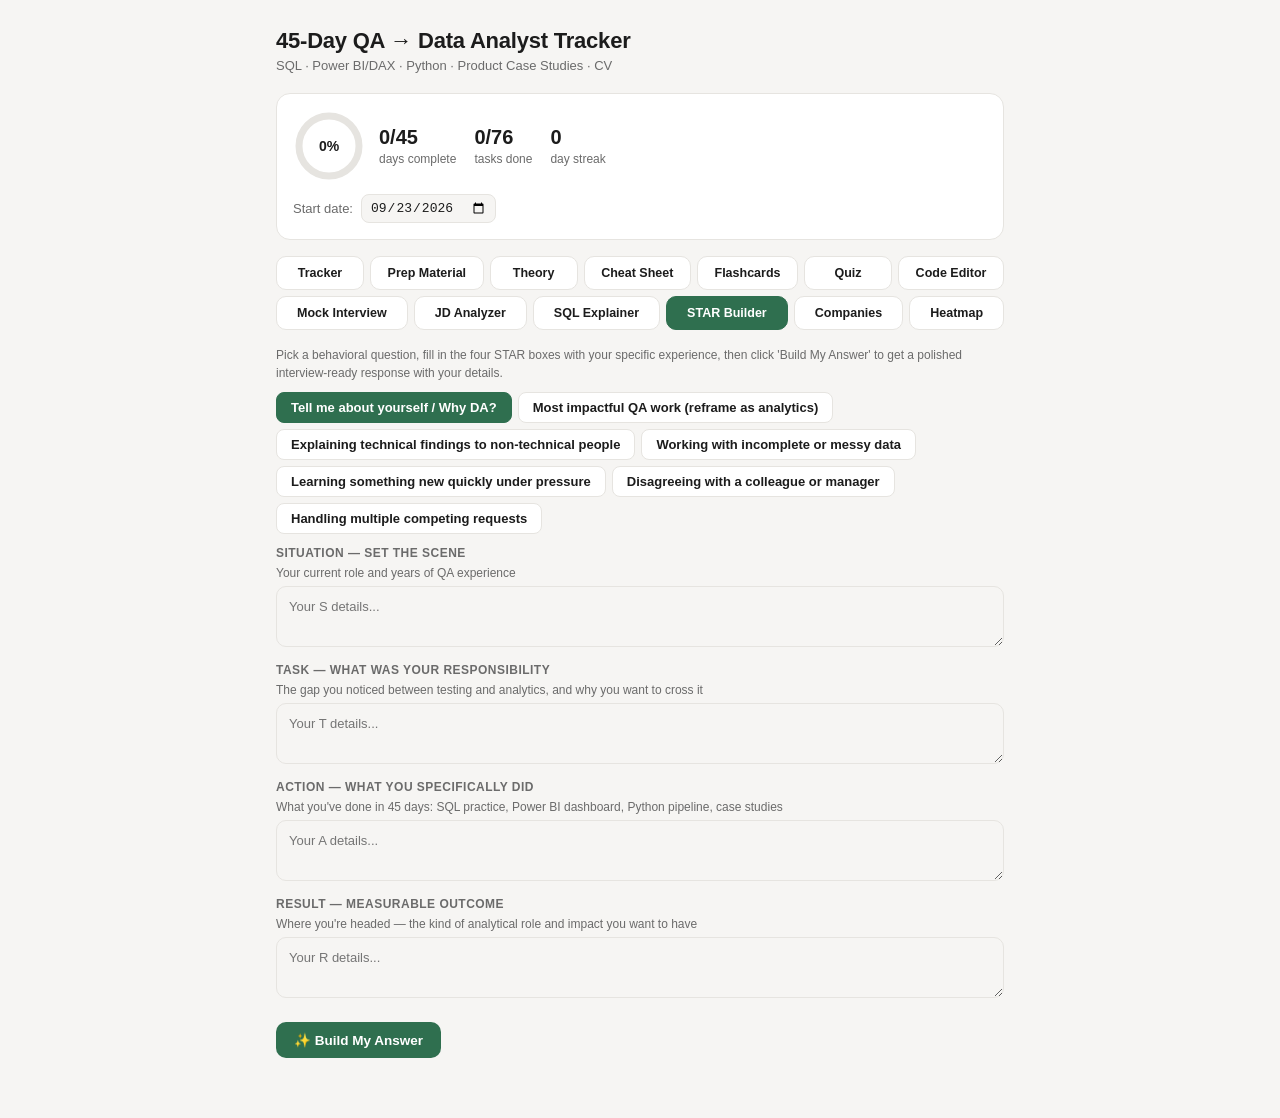
<file: da-prep-tracker/index.html>
<!DOCTYPE html>
<html lang="en"><head>
<meta charset="UTF-8">
<meta name="viewport" content="width=device-width, initial-scale=1, viewport-fit=cover">
<title>45-Day QA → DA Tracker</title>
<style>
:root{
  --bg:#f6f5f3; --card:#ffffff; --ink:#1c1c1c; --sub:#6b6b6b; --line:#e6e4e0;
  --accent:#2f6f4f; --accent-soft:#e6f0ea; --amber:#b8862c; --done:#2f6f4f;
}
@media (prefers-color-scheme: dark){
  :root:not([data-theme="light"]){
    --bg:#161513; --card:#201f1c; --ink:#ece9e4; --sub:#a3a099; --line:#37342e;
    --accent:#6fbf94; --accent-soft:#1f3229; --amber:#e0b25c; --done:#6fbf94;
  }
}
:root[data-theme="dark"]{
  --bg:#161513; --card:#201f1c; --ink:#ece9e4; --sub:#a3a099; --line:#37342e;
  --accent:#6fbf94; --accent-soft:#1f3229; --amber:#e0b25c; --done:#6fbf94;
}
*{box-sizing:border-box;}
html{scroll-padding-top:env(safe-area-inset-top,0px);}
body{
  margin:0; background:var(--bg); color:var(--ink);
  font-family:-apple-system,BlinkMacSystemFont,"Segoe UI",Roboto,Helvetica,Arial,sans-serif;
  padding-top:env(safe-area-inset-top,0px); padding-bottom:env(safe-area-inset-bottom,0px);
}
.wrap{max-width:760px; margin:0 auto; padding:20px 16px 60px;}
header{padding:8px 0 20px;}
h1{font-size:22px; margin:0 0 4px; letter-spacing:-0.01em;}
.tag{color:var(--sub); font-size:13px;}

.panel{background:var(--card); border:1px solid var(--line); border-radius:14px; padding:16px; margin-bottom:16px;}
.progress-row{display:flex; align-items:center; gap:14px; flex-wrap:wrap;}
.ring{position:relative; width:72px; height:72px; flex:none;}
.ring svg{transform:rotate(-90deg); width:72px; height:72px;}
.ring circle{fill:none; stroke-width:7;}
.ring .bg{stroke:var(--line);}
.ring .fg{stroke:var(--accent); stroke-linecap:round; transition:stroke-dashoffset .3s;}
.ring .pct{position:absolute; inset:0; display:flex; align-items:center; justify-content:center; font-size:14px; font-weight:600;}
.stats{flex:1; min-width:180px; display:flex; gap:18px; flex-wrap:wrap;}
.stat b{display:block; font-size:20px;}
.stat span{font-size:12px; color:var(--sub);}

.startdate{display:flex; align-items:center; gap:8px; font-size:13px; color:var(--sub); margin-top:12px; flex-wrap:wrap;}
.startdate input{border:1px solid var(--line); background:var(--bg); color:var(--ink); border-radius:8px; padding:5px 8px; font-size:13px;}

.phase-nav{display:flex; gap:6px; overflow-x:auto; padding-bottom:4px; margin-bottom:14px; -webkit-overflow-scrolling:touch;}
.phase-nav button{
  flex:none; border:1px solid var(--line); background:var(--card); color:var(--ink);
  padding:7px 12px; border-radius:999px; font-size:12.5px; cursor:pointer; white-space:nowrap;
}
.phase-nav button.active{background:var(--accent); border-color:var(--accent); color:#fff;}

.phase-block{margin-bottom:26px;}
.phase-title{font-size:15px; font-weight:700; margin:0 0 2px;}
.phase-sub{font-size:12.5px; color:var(--sub); margin:0 0 10px;}

.day{background:var(--card); border:1px solid var(--line); border-radius:12px; margin-bottom:10px; overflow:hidden;}
.day.today{border-color:var(--accent); box-shadow:0 0 0 1px var(--accent);}
.day.complete{border-color:var(--done);}
.day-head{display:flex; align-items:center; gap:10px; padding:12px 14px; cursor:pointer;}
.day-num{
  flex:none; width:34px; height:34px; border-radius:10px; background:var(--bg); border:1px solid var(--line);
  display:flex; align-items:center; justify-content:center; font-size:12.5px; font-weight:700; color:var(--sub);
}
.day.complete .day-num{background:var(--accent-soft); color:var(--done); border-color:var(--done);}
.day.today .day-num{background:var(--accent); color:#fff; border-color:var(--accent);}
.day-info{flex:1; min-width:0;}
.day-title{font-size:14px; font-weight:600; white-space:nowrap; overflow:hidden; text-overflow:ellipsis;}
.day-meta{font-size:11.5px; color:var(--sub);}
.chev{flex:none; color:var(--sub); font-size:12px; transition:transform .15s;}
.day.open .chev{transform:rotate(90deg);}
.day-body{display:none; padding:0 14px 14px;}
.day.open .day-body{display:block;}
.day-focus{font-size:13px; line-height:1.55; color:var(--sub); margin:0 0 10px; padding-bottom:10px; border-bottom:1px solid var(--line);}
.task{display:flex; align-items:flex-start; gap:9px; padding:6px 0; font-size:13.5px;}
.task input[type=checkbox]{margin-top:3px; width:16px; height:16px; accent-color:var(--accent); flex:none;}
.task label.done{color:var(--sub); text-decoration:line-through;}
.notes{width:100%; margin-top:8px; border:1px solid var(--line); background:var(--bg); color:var(--ink);
  border-radius:8px; padding:8px; font-size:13px; font-family:inherit; resize:vertical; min-height:40px;}
.notes::placeholder{color:var(--sub);}

.toast{
  position:fixed; bottom:calc(18px + env(safe-area-inset-bottom,0px)); left:50%; transform:translateX(-50%) translateY(10px);
  background:var(--ink); color:var(--bg); padding:8px 16px; border-radius:999px; font-size:12.5px;
  opacity:0; transition:opacity .2s, transform .2s; pointer-events:none; z-index:50;
}
.toast.show{opacity:1; transform:translateX(-50%) translateY(0);}
.reset-row{text-align:center; margin-top:18px;}
.reset-row button{background:none; border:none; color:var(--sub); font-size:12px; text-decoration:underline; cursor:pointer;}

.view-toggle{display:flex; gap:6px; margin-bottom:16px;}
.view-toggle button{
  flex:1 1 auto; min-width:88px; border:1px solid var(--line); background:var(--card); color:var(--ink);
  padding:9px 8px; border-radius:10px; font-size:12.5px; font-weight:600; cursor:pointer;
}
.view-toggle button.active{background:var(--accent); border-color:var(--accent); color:#fff;}

.prep-block{margin-bottom:22px;}
.prep-title{font-size:15px; font-weight:700; margin:0 0 10px;}
.ref{background:var(--card); border:1px solid var(--line); border-radius:12px; margin-bottom:10px; overflow:hidden;}
.ref-head{display:flex; align-items:center; gap:10px; padding:12px 14px; cursor:pointer;}
.ref-head .chev{margin-left:auto;}
.ref-name{font-size:13.5px; font-weight:600;}
.ref-body{display:none; padding:0 14px 14px;}
.ref.open .ref-body{display:block;}
.ref.open .chev{transform:rotate(90deg);}
.why{font-size:13px; color:var(--sub); margin:8px 0 10px; line-height:1.5;}
pre{
  background:var(--bg); border:1px solid var(--line); border-radius:8px; padding:10px 12px;
  overflow-x:auto; font-size:12px; line-height:1.5; margin:0 0 8px;
  font-family:ui-monospace,SFMono-Regular,Menlo,Consolas,monospace;
}
code{font-family:inherit;}
.fw{font-size:13px; line-height:1.6; margin:0 0 8px;}
.fw b{color:var(--ink);}
.qa-a{font-size:13px; line-height:1.6; color:var(--ink); margin:0;}
.qa-tag{display:inline-block; font-size:10.5px; font-weight:700; letter-spacing:.03em; color:var(--amber);
  background:var(--accent-soft); padding:2px 7px; border-radius:6px; margin-bottom:8px;}

.cheat-section{background:var(--card); border:1px solid var(--line); border-radius:12px; padding:14px; margin-bottom:12px;}
.cheat-section h3{font-size:14px; margin:0 0 10px;}
.cheat-row{padding:6px 0; border-bottom:1px solid var(--line); font-size:12.5px;}
.cheat-row:last-child{border-bottom:none;}
.cheat-code{display:block; font-family:ui-monospace,SFMono-Regular,Menlo,Consolas,monospace; color:var(--accent); white-space:pre-wrap; word-break:break-word; margin-bottom:2px;}
.cheat-desc{color:var(--sub);}

.card-wrap{background:var(--card); border:1px solid var(--line); border-radius:14px; padding:22px 18px; min-height:180px;
  display:flex; flex-direction:column; justify-content:center; margin-bottom:14px;}
.card-tag{font-size:10.5px; font-weight:700; letter-spacing:.03em; color:var(--amber); margin-bottom:10px;}
.card-q{font-size:16px; font-weight:600; line-height:1.4;}
.card-a{font-size:14px; line-height:1.6; color:var(--sub); margin-top:14px; padding-top:14px; border-top:1px solid var(--line); display:none;}
.card-a.shown{display:block;}
.card-controls{display:flex; gap:8px; align-items:center; justify-content:space-between;}
.card-controls button{border:1px solid var(--line); background:var(--card); color:var(--ink); padding:9px 14px; border-radius:10px; font-size:13px; font-weight:600; cursor:pointer;}
.card-controls button.primary{background:var(--accent); border-color:var(--accent); color:#fff; flex:1;}
.card-counter{font-size:12px; color:var(--sub); text-align:center; margin-bottom:10px;}

/* Quiz styles */
.quiz-header{display:flex; align-items:center; justify-content:space-between; margin-bottom:14px; flex-wrap:wrap; gap:8px;}
.quiz-header h3{margin:0; font-size:15px;}
.quiz-meta{font-size:12px; color:var(--sub);}
.quiz-topic-nav{display:flex; gap:6px; overflow-x:auto; padding-bottom:4px; margin-bottom:14px; -webkit-overflow-scrolling:touch;}
.quiz-topic-nav button{flex:none; border:1px solid var(--line); background:var(--card); color:var(--ink); padding:6px 12px; border-radius:999px; font-size:12px; cursor:pointer; white-space:nowrap;}
.quiz-topic-nav button.active{background:var(--accent); border-color:var(--accent); color:#fff;}
.quiz-card{background:var(--card); border:1px solid var(--line); border-radius:14px; padding:20px; margin-bottom:14px;}
.quiz-q-num{font-size:11px; font-weight:700; letter-spacing:.06em; color:var(--sub); text-transform:uppercase; margin-bottom:8px;}
.quiz-q-text{font-size:15px; font-weight:600; line-height:1.45; margin-bottom:16px;}
.quiz-options{display:flex; flex-direction:column; gap:8px;}
.quiz-opt{display:flex; align-items:flex-start; gap:10px; background:var(--bg); border:1.5px solid var(--line);
  border-radius:10px; padding:11px 14px; cursor:pointer; font-size:13.5px; line-height:1.4; transition:border-color .15s, background .15s;}
.quiz-opt:hover{border-color:var(--accent);}
.quiz-opt.selected{border-color:var(--accent); background:var(--accent-soft);}
.quiz-opt.correct{border-color:#2f6f4f; background:#e6f0ea;}
.quiz-opt.wrong{border-color:#c0392b; background:#fdecea;}
.quiz-opt.reveal-correct{border-color:#2f6f4f; background:#e6f0ea; opacity:.8;}
@media (prefers-color-scheme:dark){
  .quiz-opt.correct{background:#1a3326;}
  .quiz-opt.wrong{background:#3b1a1a;}
  .quiz-opt.reveal-correct{background:#1a3326;}
}
:root[data-theme="dark"] .quiz-opt.correct{background:#1a3326;}
:root[data-theme="dark"] .quiz-opt.wrong{background:#3b1a1a;}
:root[data-theme="dark"] .quiz-opt.reveal-correct{background:#1a3326;}
.quiz-opt-key{font-weight:700; color:var(--sub); flex:none; width:18px;}
.quiz-feedback{margin-top:12px; padding:10px 12px; border-radius:8px; font-size:13px; line-height:1.5; display:none;}
.quiz-feedback.show{display:block;}
.quiz-feedback.ok{background:var(--accent-soft); color:var(--done);}
.quiz-feedback.bad{background:#fdecea; color:#c0392b;}
@media (prefers-color-scheme:dark){.quiz-feedback.bad{background:#3b1a1a; color:#e07070;}}
:root[data-theme="dark"] .quiz-feedback.bad{background:#3b1a1a; color:#e07070;}
.quiz-actions{display:flex; gap:8px; align-items:center; margin-top:14px;}
.quiz-next{background:var(--accent); border:none; color:#fff; padding:10px 20px; border-radius:10px; font-size:13.5px; font-weight:700; cursor:pointer; display:none;}
.quiz-next.show{display:block;}
.quiz-score-panel{background:var(--card); border:1px solid var(--line); border-radius:14px; padding:28px; text-align:center; margin-bottom:14px;}
.quiz-score-big{font-size:48px; font-weight:800; color:var(--accent); line-height:1;}
.quiz-score-label{font-size:14px; color:var(--sub); margin-top:6px;}
.quiz-score-msg{font-size:15px; font-weight:600; margin:14px 0 6px;}
.quiz-restart{background:var(--accent); border:none; color:#fff; padding:11px 24px; border-radius:10px; font-size:14px; font-weight:700; cursor:pointer; margin-top:12px;}

/* Shared AI panel styles */
.ai-panel{background:var(--card); border:1px solid var(--line); border-radius:12px; padding:14px; margin-bottom:12px;}
.ai-panel h3{font-size:14px; font-weight:700; margin:0 0 8px;}
.ai-hint{font-size:12px; color:var(--sub); margin-bottom:10px; line-height:1.5;}
.ai-textarea{width:100%; min-height:100px; background:var(--bg); color:var(--ink); border:1px solid var(--line);
  border-radius:10px; padding:10px 12px; font-family:inherit; font-size:13px; line-height:1.5; resize:vertical;}
.ai-btn{background:var(--accent); border:none; color:#fff; padding:10px 18px; border-radius:10px;
  font-size:13.5px; font-weight:700; cursor:pointer; margin-top:8px;}
.ai-btn:disabled{opacity:.5; cursor:default;}
.ai-output{background:var(--bg); border:1px solid var(--line); border-radius:10px; padding:12px;
  font-size:13px; line-height:1.65; margin-top:10px; white-space:pre-wrap; display:none; min-height:40px;}
.ai-output.show{display:block;}
.ai-spinner{font-size:12px; color:var(--sub); margin-top:6px; display:none;}
.ai-spinner.show{display:block;}

/* Mock interview */
.mock-type-nav{display:flex; gap:6px; flex-wrap:wrap; margin-bottom:12px;}
.mock-type-nav button{border:1px solid var(--line); background:var(--card); color:var(--ink);
  padding:6px 12px; border-radius:999px; font-size:12px; cursor:pointer; white-space:nowrap;}
.mock-type-nav button.active{background:var(--accent); border-color:var(--accent); color:#fff;}
.mock-q-card{background:var(--accent-soft); border:1px solid var(--accent); border-radius:12px; padding:14px; margin-bottom:10px;}
.mock-q-label{font-size:10.5px; font-weight:700; color:var(--accent); letter-spacing:.05em; margin-bottom:6px;}
.mock-q-text{font-size:15px; font-weight:600; line-height:1.4;}
.score-pill{display:inline-block; padding:4px 12px; border-radius:999px; font-size:13px; font-weight:700; margin-bottom:8px;}
.score-high{background:#e6f0ea; color:#2f6f4f;}
.score-mid{background:#fff8e1; color:#b8862c;}
.score-low{background:#fdecea; color:#c0392b;}

/* STAR builder */
.star-tabs{display:flex; gap:6px; margin-bottom:12px; flex-wrap:wrap;}
.star-tabs button{flex:none; border:1px solid var(--line); background:var(--card); color:var(--ink);
  padding:7px 14px; border-radius:8px; font-size:13px; font-weight:600; cursor:pointer;}
.star-tabs button.active{background:var(--accent); border-color:var(--accent); color:#fff;}
.star-panel{display:none;}
.star-panel.active{display:block;}
.star-section{margin-bottom:12px;}
.star-section label{display:block; font-size:12px; font-weight:700; color:var(--sub); letter-spacing:.04em; margin-bottom:4px; text-transform:uppercase;}

/* Company cards */
.company-grid{display:grid; grid-template-columns:repeat(auto-fill, minmax(280px,1fr)); gap:12px; margin-bottom:12px;}
.company-card{background:var(--card); border:1px solid var(--line); border-radius:12px; overflow:hidden;}
.company-head{padding:12px 14px; cursor:pointer; display:flex; align-items:center; gap:10px;}
.company-logo{width:36px; height:36px; border-radius:8px; display:flex; align-items:center; justify-content:center;
  font-size:16px; flex:none; font-weight:700; color:#fff;}
.company-name{font-size:14px; font-weight:700;}
.company-type{font-size:11px; color:var(--sub);}
.company-body{display:none; padding:0 14px 14px; border-top:1px solid var(--line);}
.company-card.open .company-body{display:block;}
.company-card.open .chev{transform:rotate(90deg);}
.company-body ul{margin:8px 0 0; padding-left:16px; font-size:13px; line-height:1.7; color:var(--sub);}
.company-body li b{color:var(--ink);}

/* Heatmap */
.heatmap-wrap{overflow-x:auto;}
.heatmap-grid{display:flex; gap:3px; padding-bottom:4px;}
.heatmap-col{display:flex; flex-direction:column; gap:3px;}
.hm-cell{width:14px; height:14px; border-radius:3px; background:var(--line); cursor:default;}
.hm-cell.l1{background:#c6e6d4;}
.hm-cell.l2{background:#6fbf94;}
.hm-cell.l3{background:#2f6f4f;}
@media (prefers-color-scheme:dark){
  :root:not([data-theme="light"]) .hm-cell.l1{background:#1a3326;}
  :root:not([data-theme="light"]) .hm-cell.l2{background:#2d6b52;}
  :root:not([data-theme="light"]) .hm-cell.l3{background:#6fbf94;}
}
.hm-month-labels{display:flex; gap:3px; margin-bottom:4px; font-size:10px; color:var(--sub); padding-left:18px;}
.hm-day-labels{display:flex; flex-direction:column; gap:3px; margin-right:4px; font-size:10px; color:var(--sub); padding-top:2px;}
.heatmap-legend{display:flex; align-items:center; gap:6px; font-size:11px; color:var(--sub); margin-top:8px;}
.hm-stat-row{display:flex; gap:16px; flex-wrap:wrap; margin-bottom:14px;}
.hm-stat{background:var(--card); border:1px solid var(--line); border-radius:10px; padding:10px 14px;}
.hm-stat b{display:block; font-size:20px; font-weight:700;}
.hm-stat span{font-size:12px; color:var(--sub);}
.quiz-progress{height:5px; background:var(--line); border-radius:999px; margin-bottom:16px; overflow:hidden;}
.quiz-progress-bar{height:100%; background:var(--accent); border-radius:999px; transition:width .3s;}

.editor-tabs{display:flex; gap:6px; margin-bottom:10px;}
.editor-tabs button{border:1px solid var(--line); background:var(--card); color:var(--ink); padding:7px 14px; border-radius:8px; font-size:13px; font-weight:600; cursor:pointer;}
.editor-tabs button.active{background:var(--accent); border-color:var(--accent); color:#fff;}
.editor-panel{display:none;}
.editor-panel.active{display:block;}
.code-textarea{width:100%; min-height:160px; background:var(--bg); color:var(--ink); border:1px solid var(--line);
  border-radius:10px; padding:12px; font-family:ui-monospace,SFMono-Regular,Menlo,Consolas,monospace; font-size:13px;
  line-height:1.5; resize:vertical;}
.editor-actions{display:flex; gap:8px; margin:10px 0; align-items:center;}
.run-btn{background:var(--accent); border:none; color:#fff; padding:10px 18px; border-radius:10px; font-size:13.5px; font-weight:700; cursor:pointer;}
.run-btn:disabled{opacity:.5; cursor:default;}
.editor-status{font-size:12px; color:var(--sub);}
.output-panel{background:var(--card); border:1px solid var(--line); border-radius:10px; padding:12px; min-height:60px;
  font-family:ui-monospace,SFMono-Regular,Menlo,Consolas,monospace; font-size:12.5px; overflow-x:auto;}
.output-panel table{border-collapse:collapse; width:100%; font-size:12px;}
.output-panel th, .output-panel td{border:1px solid var(--line); padding:5px 8px; text-align:left; white-space:nowrap;}
.output-panel th{background:var(--accent-soft); color:var(--ink);}
.output-error{color:#c0492f; white-space:pre-wrap;}
.output-pre{white-space:pre-wrap; margin:0;}
.schema-hint{font-size:11.5px; color:var(--sub); margin-bottom:10px; line-height:1.5;}
</style>
</head>
<body>
<div class="wrap">
  <header>
    <h1>45-Day QA → Data Analyst Tracker</h1>
    <div class="tag">SQL · Power BI/DAX · Python · Product Case Studies · CV</div>
  </header>

  <div class="panel">
    <div class="progress-row">
      <div class="ring">
        <svg viewBox="0 0 72 72">
          <circle class="bg" cx="36" cy="36" r="30"></circle>
          <circle class="fg" id="ringFg" cx="36" cy="36" r="30" stroke-dasharray="188.5" stroke-dashoffset="188.5"></circle>
        </svg>
        <div class="pct" id="ringPct">0%</div>
      </div>
      <div class="stats">
        <div class="stat"><b id="statDaysDone">0/45</b><span>days complete</span></div>
        <div class="stat"><b id="statTasksDone">0/0</b><span>tasks done</span></div>
        <div class="stat"><b id="statStreak">0</b><span>day streak</span></div>
      </div>
    </div>
    <div class="startdate">
      Start date:
      <input type="date" id="startDateInput">
      <span id="todayLabel"></span>
    </div>
  </div>

  <div class="view-toggle" style="flex-wrap:wrap;">
    <button id="tabTracker">Tracker</button>
    <button id="tabPrep">Prep Material</button>
    <button id="tabTheory">Theory</button>
    <button id="tabCheat">Cheat Sheet</button>
    <button id="tabCards">Flashcards</button>
    <button id="tabQuiz">Quiz</button>
    <button id="tabCode">Code Editor</button>
    <button id="tabMock">Mock Interview</button>
    <button id="tabJd">JD Analyzer</button>
    <button id="tabExplain">SQL Explainer</button>
    <button id="tabStar">STAR Builder</button>
    <button id="tabCompany">Companies</button>
    <button id="tabHeatmap">Heatmap</button>
  </div>

  <div id="trackerView">
    <div class="phase-nav" id="phaseNav"></div>
    <div id="phasesContainer"></div>
    <div class="reset-row"><button id="resetBtn">Reset all progress</button></div>
  </div>

  <div id="prepView" style="display:none;"></div>
  <div id="theoryView" style="display:none;"></div>
  <div id="cheatView" style="display:none;"></div>
  <div id="cardsView" style="display:none;"></div>
  <div id="quizView" style="display:none;"></div>
  <div id="codeView" style="display:none;"></div>
  <div id="mockView" style="display:none;"></div>
  <div id="jdView" style="display:none;"></div>
  <div id="explainView" style="display:none;"></div>
  <div id="starView" style="display:none;"></div>
  <div id="companyView" style="display:none;"></div>
  <div id="heatmapView" style="display:none;"></div>
</div>
<div class="toast" id="toast">Saved</div>

<script>
/* Pristine snapshot of the original document, captured before any UI mutation.
   All republishes splice fresh state into THIS, never into the live/mutated DOM. */
const PRISTINE_HTML = "<!DOCTYPE html>\n" + document.documentElement.outerHTML;

/* ---------- Static plan config (compact; tasks generated from this) ---------- */
const PHASES = [
  { key:"sql", label:"SQL", title:"Advanced SQL Deep Dive", range:[1,12],
    sub:"5 interview archetypes with CTEs & window functions" },
  { key:"bi", label:"Power BI", title:"Power BI / DAX Blueprint", range:[13,24],
    sub:"Star-schema e-commerce dashboard + 3 DAX measures" },
  { key:"py", label:"Python", title:"Python for Data Wrangling", range:[25,34],
    sub:"EDA, cleaning, outlier handling, KPI export pipeline" },
  { key:"case", label:"Case Studies", title:"Product Metrics & Case Study Round", range:[35,45],
    sub:"Diagnostic framework, mock interviews, CV + applications" },
];

const DAY_TEMPLATES = {
  1:["Read Scenario 1 (MoM Growth) end to end","Run the query yourself, line by line","Explain out loud why PARTITION BY category matters"],
  2:["Rebuild Scenario 1 from a blank editor, no peeking","Rebuild it on a 2nd dataset/schema","Note where you got stuck"],
  3:["Read Scenario 2 (Running Totals)","Run it; test what happens if you remove PARTITION BY"],
  4:["Rebuild Scenario 2 from memory on 2 datasets","Explain ROWS BETWEEN frame out loud"],
  5:["Read Scenario 3 (Duplicate Records)","Identify the business-key partition logic"],
  6:["Rebuild Scenario 3 from memory","Explain ROW_NUMBER vs RANK vs DENSE_RANK unscripted"],
  7:["Read Scenario 4 (Cohort Retention)","Trace each CTE's output mentally, stage by stage"],
  8:["Rebuild Scenario 4 from memory on 2 datasets","Explain DATE_DIFF WEEK logic out loud"],
  9:["Read Scenario 5 (Nth Highest Value)","Test DENSE_RANK vs ROW_NUMBER on a tie case"],
  10:["Rebuild Scenario 5 from memory","Write a 6th scenario yourself for practice"],
  11:["Timed mock: 3 queries in 45 minutes, no autocomplete","Review mistakes"],
  12:["Second timed mock, different platform/dataset","Can you explain the 'why' for all 5 patterns cold?"],
  13:["Pick dataset (Superstore / Olist)","Sketch the star schema on paper before touching Power BI"],
  14:["Import CSV via Power Query; split into fact + dimension tables","Fix data types explicitly, don't trust auto-detect"],
  15:["Build relationships in Model view (single-direction filters)","Mark DIM_Date as an official Date table"],
  16:["Build Page 1: Executive Overview layout","Add Revenue KPI card + MoM growth card"],
  17:["Add category bar chart + trend line to Page 1"],
  18:["Build Page 2: Customer Analytics layout","Add segment donut + top-N customer table"],
  19:["Add retention % visual + cohort matrix to Page 2"],
  20:["Build Page 3: Product Performance (treemap, scatter)","Polish visuals: titles, consistent colors, tooltips"],
  21:["Write MoM Revenue Growth % DAX measure","Test it against a manually-checked month"],
  22:["Write Rolling 3-Month Average DAX measure","Verify it on the trend line visually"],
  23:["Write Customer Retention Rate DAX measure","Sanity-check INTERSECT logic against raw data"],
  24:["Publish to Power BI Service","Write 3-line README explaining schema decisions","Screenshot every page for portfolio/resume"],
  25:["Pandas/NumPy basics: read_csv, dtypes, isnull, describe"],
  26:["Practice groupby, merge, apply, boolean masking"],
  27:["Practice np.where and IQR-based outlier logic on a toy dataset"],
  28:["Pick a messy raw CSV; write load_and_inspect()"],
  29:["Write fix_types(): dates, currency-string cleanup"],
  30:["Write handle_missing(): median imputation + Unknown flags","Justify median over mean out loud"],
  31:["Write flag_outliers() using IQR method"],
  32:["Write compute_kpis() and export kpi_summary.csv"],
  33:["Run full pipeline end-to-end on a new dataset","Break it on purpose (bad data) and fix it"],
  34:["Clean up code, add docstrings/comments","Push to GitHub with a short README"],
  35:["Solve case study 1 using Clarify→Quantify→Segment→Hypothesize→Validate→Recommend"],
  36:["Solve case study 2 (funnel drop-off)"],
  37:["Solve case study 3 (feature adoption plateau)"],
  38:["Solve case study 4 (A/B test interpretation or pricing change)"],
  39:["Say the full framework out loud, timed to 12 minutes, no notes"],
  40:["Repeat with a new case study, tighten to 10 minutes"],
  41:["Rewrite CV bullets using the Before/After patterns","Add quantified Projects section (BI dashboard + Python pipeline)"],
  42:["Mock interview 1: 1 SQL query + 1 case study, 45 min"],
  43:["Mock interview 2, different interviewer/case if possible"],
  44:["Shortlist target GCC/product companies in Pune/Bengaluru/Hyderabad","Tailor CV keywords per JD before applying"],
  45:["Final review of portfolio links, CV, and talking points","Start applying"],
};

const DAY_FOCUS = {
  1:"Read the MoM Growth query top to bottom. Understand: DATE_TRUNC buckets revenue by month in its own CTE before windowing; LAG() OVER (PARTITION BY category ORDER BY order_month) pulls the previous month's revenue per category; SAFE_DIVIDE prevents a crash on a category's first month (no prior value). Trace it by hand on a small sample if you don't have live BigQuery access.",
  2:"Close every reference and rebuild the MoM query from a blank editor — once on the same schema, once on a completely different schema, to prove you understand the pattern, not just this query. Note exactly where you got stuck; that's your revision flag.",
  3:"Read the Running Totals query. Understand: daily_signups buckets by day first; SUM() OVER (ORDER BY signup_date ROWS BETWEEN UNBOUNDED PRECEDING AND CURRENT ROW) builds the cumulative total. Try adding a PARTITION BY (e.g. by country) and see how the running total changes.",
  4:"Rebuild the Running Totals query from memory on 2 datasets. Practice explaining, unscripted, what 'ROWS BETWEEN UNBOUNDED PRECEDING AND CURRENT ROW' means and why writing it explicitly (even though it's the default) signals real understanding.",
  5:"Read the Duplicate Records query. transaction_id is already unique, so grouping by it finds nothing — the real work is defining 'the same event' via a business-key partition (user_id + amount + DATE(created_at)). ROW_NUMBER() ranks duplicates so you can review or delete all but the first.",
  6:"Rebuild the Duplicate Records query from memory. Then explain unscripted: ROW_NUMBER vs RANK vs DENSE_RANK, and why RANK() instead of ROW_NUMBER() in a DELETE could accidentally remove more rows than intended on exact ties.",
  7:"Read the Cohort Retention query CTE by CTE: first_activity (each user's first week) → activity_weeks (weeks since that first week, via DATE_DIFF) → cohort_size (users per cohort) → retained (active users per cohort per week number). Mentally run a SELECT * on each stage to see what it returns.",
  8:"Rebuild the Cohort Retention query from memory on 2 datasets. Explain out loud why DATE_DIFF(..., WEEK) is what turns calendar weeks into cohort-relative week numbers — the trickiest jump in this pattern.",
  9:"Read the Nth Highest Value query. Understand why DENSE_RANK() is used instead of ROW_NUMBER(): if a customer's top two orders are tied, ROW_NUMBER() invents separate ranks for them, while DENSE_RANK() correctly gives both rank 1 so rank 2 is the true next distinct value.",
  10:"Rebuild the Nth Highest Value query from memory. Then write a 6th scenario yourself (e.g. 'customers who ordered every month for 3 straight months') using the same CTE + window function toolkit, unaided.",
  11:"Timed mock: pick 3 unseen SQL problems (StrataScratch/DataLemur) and solve them in 45 minutes total, no autocomplete. Afterward, map every mistake back to one of the 5 archetypes (MoM, running total, duplicates, cohort, Nth value).",
  12:"Second timed mock on a different platform or dataset. Before starting, quiz yourself: can you explain the 'why' behind all 5 patterns in under 30 seconds each, with no notes?",
  13:"Pick your portfolio dataset (Superstore or Olist). Before opening Power BI, sketch the star schema on paper: FACT_Sales at the center, DIM_Product/DIM_Customer/DIM_Date around it. Decide the fact table's grain (1 row = 1 order line) — getting this wrong breaks everything downstream.",
  14:"Import the CSV via Power Query and split it into fact + dimension tables. Go column by column and fix data types explicitly — don't trust auto-detect, especially on currency and date columns, since a wrong type silently breaks every DAX measure built on it.",
  15:"In Model view, connect each dimension's key to the fact table (1-side to *-side), cross-filter direction Single by default. Mark DIM_Date as an official Date table — this single step is what makes all time-intelligence DAX work correctly later.",
  16:"Build Page 1 (Executive Overview) layout: a Total Revenue KPI card and a MoM Growth % card. Wire up placeholder SUM measures for now — you'll write the real MoM DAX on Day 21.",
  17:"Add a category-level bar chart (sorted descending) and a revenue trend line to Page 1. Make sure the trend line's x-axis uses your marked Date table, not a text/string column.",
  18:"Build Page 2 (Customer Analytics) layout: a segment donut chart and a Top 10 customers table by revenue.",
  19:"Add a retention % visual and a cohort matrix to Page 2 (cohort month on rows, months-since-signup on columns). You'll plug in the real Retention Rate DAX on Day 23 — for now just lay out the structure.",
  20:"Build Page 3 (Product Performance): a category/sub-category treemap and a discount-vs-margin scatter plot. Polish all 3 pages now — consistent titles, colors, and working tooltips.",
  21:"Write MoM Revenue Growth % using DATEADD to shift filter context back one month, and DIVIDE() instead of '/' to guard against a divide-by-zero on the first month. Manually check one month's growth % by hand against the measure's output.",
  22:"Write Rolling 3-Month Average Revenue using AVERAGEX over DATESINPERIOD. Understand why AVERAGEX (re-evaluating Total Revenue per day in the window) is correct here vs. a plain AVERAGE. Verify visually — the line should look smoother than raw monthly revenue.",
  23:"Write Customer Retention Rate using INTERSECT() on two VALUES() tables (this month's vs. last month's customers) — conceptually an INNER JOIN. Sanity-check the result against a manual count on a small slice of data.",
  24:"Publish to Power BI Service (free tier). Write a 3-line README explaining your star schema choice and the fact table's grain. Screenshot every page for your portfolio/resume/LinkedIn.",
  25:"Learn only what you'll actually use: read_csv, dtypes, isnull().sum(), describe(). Run all four on any CSV and understand what each tells you about the data's health before touching it.",
  26:"Practice groupby(), merge(), apply(), and boolean masking (df[df['col']>x]) on a small dataset — these cover most real EDA work. Get comfortable enough you're not looking up syntax mid-interview.",
  27:"Practice np.where() for conditional columns, and manually calculate IQR outlier bounds (Q1-1.5×IQR, Q3+1.5×IQR) on a toy column so you understand the formula, not just the pandas call.",
  28:"Pick a genuinely messy raw CSV (Kaggle sales/HR data). Write load_and_inspect(): print shape, dtypes, null counts, duplicate row count. This becomes your standard first step on any new dataset, including in interviews.",
  29:"Write fix_types(): coerce date-like columns with pd.to_datetime(errors='coerce') so bad dates become NaT instead of crashing the script; strip currency symbols/commas from numeric-looking text columns before converting to float.",
  30:"Write handle_missing(): median (not mean) for numeric nulls — be ready to justify why median resists skew from outlier orders. Fill missing categoricals with an explicit 'Unknown' flag rather than dropping rows, to preserve auditability.",
  31:"Write flag_outliers() using the IQR method. Be ready to explain why IQR is the safer default over Z-score for business data, which is usually right-skewed rather than normally distributed.",
  32:"Write compute_kpis(): export total revenue, average order value, and customer count to a separate kpi_summary.csv — this simulates exactly what a downstream stakeholder or BI tool would consume.",
  33:"Run the full pipeline end-to-end on a brand-new dataset. Deliberately break it with bad data (a malformed date, text in a numeric column) and fix the failure — exactly the debugging instinct interviewers probe for.",
  34:"Clean up the code: docstrings, remove dead code, clear variable names. Push to GitHub with a short README explaining what the pipeline does and why each cleaning decision was made — this becomes a portfolio link for your resume.",
  35:"Solve: 'Retention dropped 8% in two weeks — find the root cause.' Work Clarify → Quantify → Segment → Hypothesize → Validate → Recommend out loud, writing your answer at each stage before moving to the next.",
  36:"Solve a funnel drop-off case study with the same framework. Focus on the Segment step — practice naming the standard cut list (platform, geography, new vs existing, channel, app version) from memory.",
  37:"Solve a feature-adoption-plateau case study. Practice distinguishing a leading indicator (early adoption rate) from a lagging one (revenue impact) in your answer.",
  38:"Solve an A/B test interpretation or pricing-change case study. Practice explaining statistical vs. practical significance if the case involves a test result.",
  39:"Say your full retention-drop framework out loud, timed to 12 minutes, no notes. Record yourself if you can — listen for filler words and places you trail off without a clear next step.",
  40:"Repeat with a brand-new case study, tightening delivery to 10 minutes. The six-step structure should feel automatic by now, not memorized.",
  41:"Rewrite CV bullets using the Before/After patterns (Analyzed/Identified/Built, not Tested/Verified). Add a quantified Projects section listing your Power BI dashboard and Python pipeline with impact + links.",
  42:"Full mock interview: 1 SQL query + 1 case study, timed to 45 minutes, ideally recorded or with another person. Review: where did you hesitate, and which Theory tab topic would have helped?",
  43:"Second mock interview, ideally a different person or case study, so you're not just pattern-matching to Day 42's script.",
  44:"Shortlist target GCC/product companies in Pune, Bengaluru, and Hyderabad. Tailor your CV's keywords to each specific JD before applying — don't send one generic version everywhere.",
  45:"Final review: check every portfolio link works, proofread your CV once more for quantified impact, rehearse your 60-second 'why I'm transitioning from QA to Data Analyst' story. Then start applying.",
};

function dayTitle(d){
  if(d<=12){
    if(d<=10) return "Scenario " + Math.ceil(d/2);
    return "Timed Mock";
  }
  if(d<=24){
    if(d<=15) return "Schema Design";
    if(d<=20) return "Dashboard Build";
    return "DAX Measures";
  }
  if(d<=34){
    if(d<=27) return "Fundamentals";
    return "Pipeline Build";
  }
  if(d<=40) return "Case Study Practice";
  return "Mock Interviews & Applications";
}

/* ---------- State ---------- */
/*STATE_START*/let STATE = {"startDate":"2026-09-23","days":{"1":{"tasks":[{"text":"Read Scenario 1 (MoM Growth) end to end","done":false},{"text":"Run the query yourself, line by line","done":false},{"text":"Explain out loud why PARTITION BY category matters","done":false}],"notes":""},"2":{"tasks":[{"text":"Rebuild Scenario 1 from a blank editor, no peeking","done":false},{"text":"Rebuild it on a 2nd dataset/schema","done":false},{"text":"Note where you got stuck","done":false}],"notes":""},"3":{"tasks":[{"text":"Read Scenario 2 (Running Totals)","done":false},{"text":"Run it; test what happens if you remove PARTITION BY","done":false}],"notes":""},"4":{"tasks":[{"text":"Rebuild Scenario 2 from memory on 2 datasets","done":false},{"text":"Explain ROWS BETWEEN frame out loud","done":false}],"notes":""},"5":{"tasks":[{"text":"Read Scenario 3 (Duplicate Records)","done":false},{"text":"Identify the business-key partition logic","done":false}],"notes":""},"6":{"tasks":[{"text":"Rebuild Scenario 3 from memory","done":false},{"text":"Explain ROW_NUMBER vs RANK vs DENSE_RANK unscripted","done":false}],"notes":""},"7":{"tasks":[{"text":"Read Scenario 4 (Cohort Retention)","done":false},{"text":"Trace each CTE's output mentally, stage by stage","done":false}],"notes":""},"8":{"tasks":[{"text":"Rebuild Scenario 4 from memory on 2 datasets","done":false},{"text":"Explain DATE_DIFF WEEK logic out loud","done":false}],"notes":""},"9":{"tasks":[{"text":"Read Scenario 5 (Nth Highest Value)","done":false},{"text":"Test DENSE_RANK vs ROW_NUMBER on a tie case","done":false}],"notes":""},"10":{"tasks":[{"text":"Rebuild Scenario 5 from memory","done":false},{"text":"Write a 6th scenario yourself for practice","done":false}],"notes":""},"11":{"tasks":[{"text":"Timed mock: 3 queries in 45 minutes, no autocomplete","done":false},{"text":"Review mistakes","done":false}],"notes":""},"12":{"tasks":[{"text":"Second timed mock, different platform/dataset","done":false},{"text":"Can you explain the 'why' for all 5 patterns cold?","done":false}],"notes":""},"13":{"tasks":[{"text":"Pick dataset (Superstore / Olist)","done":false},{"text":"Sketch the star schema on paper before touching Power BI","done":false}],"notes":""},"14":{"tasks":[{"text":"Import CSV via Power Query; split into fact + dimension tables","done":false},{"text":"Fix data types explicitly, don't trust auto-detect","done":false}],"notes":""},"15":{"tasks":[{"text":"Build relationships in Model view (single-direction filters)","done":false},{"text":"Mark DIM_Date as an official Date table","done":false}],"notes":""},"16":{"tasks":[{"text":"Build Page 1: Executive Overview layout","done":false},{"text":"Add Revenue KPI card + MoM growth card","done":false}],"notes":""},"17":{"tasks":[{"text":"Add category bar chart + trend line to Page 1","done":false}],"notes":""},"18":{"tasks":[{"text":"Build Page 2: Customer Analytics layout","done":false},{"text":"Add segment donut + top-N customer table","done":false}],"notes":""},"19":{"tasks":[{"text":"Add retention % visual + cohort matrix to Page 2","done":false}],"notes":""},"20":{"tasks":[{"text":"Build Page 3: Product Performance (treemap, scatter)","done":false},{"text":"Polish visuals: titles, consistent colors, tooltips","done":false}],"notes":""},"21":{"tasks":[{"text":"Write MoM Revenue Growth % DAX measure","done":false},{"text":"Test it against a manually-checked month","done":false}],"notes":""},"22":{"tasks":[{"text":"Write Rolling 3-Month Average DAX measure","done":false},{"text":"Verify it on the trend line visually","done":false}],"notes":""},"23":{"tasks":[{"text":"Write Customer Retention Rate DAX measure","done":false},{"text":"Sanity-check INTERSECT logic against raw data","done":false}],"notes":""},"24":{"tasks":[{"text":"Publish to Power BI Service","done":false},{"text":"Write 3-line README explaining schema decisions","done":false},{"text":"Screenshot every page for portfolio/resume","done":false}],"notes":""},"25":{"tasks":[{"text":"Pandas/NumPy basics: read_csv, dtypes, isnull, describe","done":false}],"notes":""},"26":{"tasks":[{"text":"Practice groupby, merge, apply, boolean masking","done":false}],"notes":""},"27":{"tasks":[{"text":"Practice np.where and IQR-based outlier logic on a toy dataset","done":false}],"notes":""},"28":{"tasks":[{"text":"Pick a messy raw CSV; write load_and_inspect()","done":false}],"notes":""},"29":{"tasks":[{"text":"Write fix_types(): dates, currency-string cleanup","done":false}],"notes":""},"30":{"tasks":[{"text":"Write handle_missing(): median imputation + Unknown flags","done":false},{"text":"Justify median over mean out loud","done":false}],"notes":""},"31":{"tasks":[{"text":"Write flag_outliers() using IQR method","done":false}],"notes":""},"32":{"tasks":[{"text":"Write compute_kpis() and export kpi_summary.csv","done":false}],"notes":""},"33":{"tasks":[{"text":"Run full pipeline end-to-end on a new dataset","done":false},{"text":"Break it on purpose (bad data) and fix it","done":false}],"notes":""},"34":{"tasks":[{"text":"Clean up code, add docstrings/comments","done":false},{"text":"Push to GitHub with a short README","done":false}],"notes":""},"35":{"tasks":[{"text":"Solve case study 1 using Clarify→Quantify→Segment→Hypothesize→Validate→Recommend","done":false}],"notes":""},"36":{"tasks":[{"text":"Solve case study 2 (funnel drop-off)","done":false}],"notes":""},"37":{"tasks":[{"text":"Solve case study 3 (feature adoption plateau)","done":false}],"notes":""},"38":{"tasks":[{"text":"Solve case study 4 (A/B test interpretation or pricing change)","done":false}],"notes":""},"39":{"tasks":[{"text":"Say the full framework out loud, timed to 12 minutes, no notes","done":false}],"notes":""},"40":{"tasks":[{"text":"Repeat with a new case study, tighten to 10 minutes","done":false}],"notes":""},"41":{"tasks":[{"text":"Rewrite CV bullets using the Before/After patterns","done":false},{"text":"Add quantified Projects section (BI dashboard + Python pipeline)","done":false}],"notes":""},"42":{"tasks":[{"text":"Mock interview 1: 1 SQL query + 1 case study, 45 min","done":false}],"notes":""},"43":{"tasks":[{"text":"Mock interview 2, different interviewer/case if possible","done":false}],"notes":""},"44":{"tasks":[{"text":"Shortlist target GCC/product companies in Pune/Bengaluru/Hyderabad","done":false},{"text":"Tailor CV keywords per JD before applying","done":false}],"notes":""},"45":{"tasks":[{"text":"Final review of portfolio links, CV, and talking points","done":false},{"text":"Start applying","done":false}],"notes":""}},"ui":{"openDay":1,"activePhase":"all","view":"star"}};/*STATE_END*/

function ensureDay(d){
  if(!STATE.days[d]){
    const tmpl = DAY_TEMPLATES[d] || ["Review & practice"];
    STATE.days[d] = { tasks: tmpl.map(t=>({text:t, done:false})), notes:"" };
  }
  return STATE.days[d];
}
for(let d=1; d<=45; d++) ensureDay(d);

let openDay = STATE.ui && STATE.ui.openDay ? STATE.ui.openDay : null;
let activePhase = STATE.ui && STATE.ui.activePhase ? STATE.ui.activePhase : "all";

/* ---------- Persistence ---------- */
let artifactApi = null;
let saveTimer = null;
async function initArtifact(){
  try{ artifactApi = await claude.use("artifact"); }catch(e){ artifactApi = null; }
}
function showToast(msg){
  const t = document.getElementById('toast');
  t.textContent = msg;
  t.classList.add('show');
  setTimeout(()=>t.classList.remove('show'), 1200);
}
function scheduleSave(){
  clearTimeout(saveTimer);
  saveTimer = setTimeout(doSave, 350);
}
async function doSave(){
  STATE.ui = { openDay, activePhase, view: STATE.ui ? STATE.ui.view : "tracker" };
  const html = renderFullDocument(STATE);
  if(artifactApi){
    try{
      await artifactApi.publish(html);
      showToast('Saved');
    }catch(e){
      showToast('Not saved (offline)');
    }
  }
}

/* ---------- Rendering (UI, not persistence) ---------- */
function fmtDate(dt){
  return dt.toISOString().slice(0,10);
}
function currentDayNumber(){
  if(!STATE.startDate) return null;
  const start = new Date(STATE.startDate + "T00:00:00");
  const now = new Date();
  const diff = Math.floor((new Date(now.toDateString()) - new Date(start.toDateString())) / 86400000) + 1;
  if(diff < 1 || diff > 45) return null;
  return diff;
}

function computeStats(){
  let daysDone = 0, tasksDone = 0, tasksTotal = 0;
  let streak = 0, streakBroken = false;
  for(let d=1; d<=45; d++){
    const day = STATE.days[d];
    const total = day.tasks.length;
    const done = day.tasks.filter(t=>t.done).length;
    tasksTotal += total; tasksDone += done;
    const complete = total>0 && done===total;
    if(complete) daysDone++;
    if(!streakBroken){
      if(complete) streak++;
      else streakBroken = true;
    }
  }
  return { daysDone, tasksDone, tasksTotal, streak, pct: tasksTotal? Math.round(tasksDone/tasksTotal*100):0 };
}

function buildUI(){
  document.getElementById('startDateInput').value = STATE.startDate || "";
  const curDay = currentDayNumber();
  document.getElementById('todayLabel').textContent = curDay ? ("Day " + curDay + " of 45") : "";

  const stats = computeStats();
  document.getElementById('statDaysDone').textContent = stats.daysDone + "/45";
  document.getElementById('statTasksDone').textContent = stats.tasksDone + "/" + stats.tasksTotal;
  document.getElementById('statStreak').textContent = stats.streak;
  document.getElementById('ringPct').textContent = stats.pct + "%";
  const circumference = 188.5;
  const offset = circumference - (stats.pct/100)*circumference;
  document.getElementById('ringFg').style.strokeDashoffset = offset;

  const nav = document.getElementById('phaseNav');
  nav.innerHTML = "";
  const allBtn = document.createElement('button');
  allBtn.textContent = "All"; allBtn.className = activePhase==="all" ? "active":"";
  allBtn.onclick = ()=>{ activePhase="all"; renderPhases(); buildUI(); };
  nav.appendChild(allBtn);
  PHASES.forEach(p=>{
    const b = document.createElement('button');
    b.textContent = p.label; b.className = activePhase===p.key ? "active":"";
    b.onclick = ()=>{ activePhase=p.key; renderPhases(); buildUI(); };
    nav.appendChild(b);
  });

  renderPhases();
}

function renderPhases(){
  const container = document.getElementById('phasesContainer');
  container.innerHTML = "";
  const curDay = currentDayNumber();
  PHASES.forEach(p=>{
    if(activePhase!=="all" && activePhase!==p.key) return;
    const block = document.createElement('div');
    block.className = "phase-block";
    const h = document.createElement('p'); h.className="phase-title"; h.textContent = p.title;
    const s = document.createElement('p'); s.className="phase-sub"; s.textContent = p.sub + " (Days " + p.range[0] + "\u2013" + p.range[1] + ")";
    block.appendChild(h); block.appendChild(s);

    for(let d=p.range[0]; d<=p.range[1]; d++){
      block.appendChild(renderDayCard(d, curDay));
    }
    container.appendChild(block);
  });
}

function renderDayCard(d, curDay){  const day = STATE.days[d];
  const total = day.tasks.length;
  const done = day.tasks.filter(t=>t.done).length;
  const complete = total>0 && done===total;

  const wrap = document.createElement('div');
  wrap.className = "day" + (complete?" complete":"") + (d===curDay?" today":"") + (openDay===d?" open":"");

  const head = document.createElement('div');
  head.className = "day-head";
  head.onclick = ()=>{ openDay = (openDay===d) ? null : d; renderPhases(); };
  const num = document.createElement('div'); num.className="day-num"; num.textContent = d;
  const info = document.createElement('div'); info.className="day-info";
  const title = document.createElement('div'); title.className="day-title"; title.textContent = "Day " + d + " — " + dayTitle(d);
  const meta = document.createElement('div'); meta.className="day-meta"; meta.textContent = done + "/" + total + " tasks" + (d===curDay?" · today":"");
  info.appendChild(title); info.appendChild(meta);
  const chev = document.createElement('div'); chev.className="chev"; chev.textContent="\u203A";
  head.appendChild(num); head.appendChild(info); head.appendChild(chev);
  wrap.appendChild(head);

  const body = document.createElement('div');
  body.className = "day-body";
  const focus = document.createElement('div');
  focus.className = "day-focus";
  focus.textContent = DAY_FOCUS[d] || "";
  body.appendChild(focus);
  day.tasks.forEach((t, idx)=>{
    const row = document.createElement('div'); row.className="task";
    const cb = document.createElement('input'); cb.type="checkbox"; cb.checked = t.done;
    cb.onchange = ()=>{ t.done = cb.checked; label.className = t.done?"done":""; meta.textContent = day.tasks.filter(x=>x.done).length + "/" + total + " tasks" + (d===curDay?" · today":""); const nowComplete = day.tasks.every(x=>x.done); wrap.classList.toggle('complete', nowComplete); buildUIStatsOnly(); scheduleSave(); };
    const label = document.createElement('label'); label.className = t.done?"done":""; label.textContent = t.text;
    row.appendChild(cb); row.appendChild(label);
    body.appendChild(row);
  });
  const notes = document.createElement('textarea');
  notes.className = "notes"; notes.placeholder = "Notes for today (what tripped you up, what to revisit)...";
  notes.value = day.notes || "";
  notes.oninput = ()=>{ day.notes = notes.value; scheduleSave(); };
  body.appendChild(notes);
  wrap.appendChild(body);

  return wrap;
}

function buildUIStatsOnly(){
  const stats = computeStats();
  document.getElementById('statDaysDone').textContent = stats.daysDone + "/45";
  document.getElementById('statTasksDone').textContent = stats.tasksDone + "/" + stats.tasksTotal;
  document.getElementById('statStreak').textContent = stats.streak;
  document.getElementById('ringPct').textContent = stats.pct + "%";
  const circumference = 188.5;
  document.getElementById('ringFg').style.strokeDashoffset = circumference - (stats.pct/100)*circumference;
}

document.getElementById('startDateInput').addEventListener('change', (e)=>{
  STATE.startDate = e.target.value || null;
  buildUI();
  scheduleSave();
});

document.getElementById('resetBtn').addEventListener('click', ()=>{
  if(!confirm("Reset all checkboxes and notes? This can't be undone.")) return;
  for(let d=1; d<=45; d++){
    STATE.days[d].tasks.forEach(t=>t.done=false);
    STATE.days[d].notes = "";
  }
  buildUI();
  scheduleSave();
});

/* ---------- Full-document renderer (used for artifact.publish) ---------- */
function renderFullDocument(state){
  const stateJson = JSON.stringify(state).replace(/</g, '\\u003c');
  return PRISTINE_HTML.replace(
    /\/\*STATE_START\*\/[\s\S]*?\/\*STATE_END\*\//,
    "/*STATE_START*/let STATE = " + stateJson + ";/*STATE_END*/"
  );
}

/* ---------- Prep Material reference content ---------- */
const PREP = [
  { title:"SQL — 5 Interview Archetypes", refs:[
    { name:"1. Month-over-Month Growth",
      why:"Partition LAG() by the entity (category) or you silently blend groups together. SAFE_DIVIDE avoids a divide-by-zero crash on a group's first month.",
      code:`WITH monthly_revenue AS (
  SELECT DATE_TRUNC(order_date, MONTH) AS order_month,
         category, SUM(order_amount) AS revenue
  FROM orders WHERE order_status='completed'
  GROUP BY 1,2
),
with_lag AS (
  SELECT order_month, category, revenue,
    LAG(revenue) OVER (PARTITION BY category ORDER BY order_month) AS prev_month_revenue
  FROM monthly_revenue
)
SELECT order_month, category, revenue, prev_month_revenue,
  ROUND(SAFE_DIVIDE(revenue-prev_month_revenue, prev_month_revenue)*100,2) AS mom_growth_pct
FROM with_lag ORDER BY category, order_month;` },
    { name:"2. Running Totals",
      why:"Write the window frame explicitly (ROWS BETWEEN UNBOUNDED PRECEDING AND CURRENT ROW) even though it's the default — shows you understand frames, not just syntax.",
      code:`WITH daily_signups AS (
  SELECT DATE(created_at) AS signup_date, COUNT(DISTINCT user_id) AS new_users
  FROM users GROUP BY 1
)
SELECT signup_date, new_users,
  SUM(new_users) OVER (ORDER BY signup_date
    ROWS BETWEEN UNBOUNDED PRECEDING AND CURRENT ROW) AS running_total_users
FROM daily_signups ORDER BY signup_date;` },
    { name:"3. Finding Duplicates",
      why:"transaction_id is already unique by definition — you must partition by the BUSINESS key (user_id, amount, date) that actually defines 'the same event'.",
      code:`WITH ranked AS (
  SELECT transaction_id, user_id, amount, created_at,
    ROW_NUMBER() OVER (PARTITION BY user_id, amount, DATE(created_at)
      ORDER BY created_at) AS rn,
    COUNT(*) OVER (PARTITION BY user_id, amount, DATE(created_at)) AS dupe_count
  FROM payments
)
SELECT * FROM ranked WHERE dupe_count > 1 ORDER BY user_id, created_at;` },
    { name:"4. Cohort Retention",
      why:"Split into first_activity → activity_weeks → cohort_size → retained as separate CTEs so each stage is independently checkable — this is the 'testable pipeline' mindset.",
      code:`WITH first_activity AS (
  SELECT user_id, DATE_TRUNC(MIN(event_date), WEEK) AS cohort_week
  FROM user_events GROUP BY user_id
),
activity_weeks AS (
  SELECT e.user_id, f.cohort_week,
    DATE_DIFF(DATE_TRUNC(e.event_date, WEEK), f.cohort_week, WEEK) AS week_number
  FROM user_events e JOIN first_activity f USING (user_id)
),
cohort_size AS (
  SELECT cohort_week, COUNT(DISTINCT user_id) AS total_users
  FROM first_activity GROUP BY cohort_week
),
retained AS (
  SELECT cohort_week, week_number, COUNT(DISTINCT user_id) AS retained_users
  FROM activity_weeks GROUP BY cohort_week, week_number
)
SELECT r.cohort_week, r.week_number, c.total_users, r.retained_users,
  ROUND(SAFE_DIVIDE(r.retained_users, c.total_users)*100,1) AS retention_pct
FROM retained r JOIN cohort_size c USING (cohort_week)
ORDER BY cohort_week, week_number;` },
    { name:"5. Nth Highest Value (no tie bugs)",
      why:"DENSE_RANK, not ROW_NUMBER — ties in the top value must share rank 1, or you'll fabricate a fake '2nd highest'. Know ROW_NUMBER vs RANK vs DENSE_RANK cold.",
      code:`WITH ranked_orders AS (
  SELECT customer_id, order_id, order_amount,
    DENSE_RANK() OVER (PARTITION BY customer_id
      ORDER BY order_amount DESC) AS rnk
  FROM orders
)
SELECT customer_id, order_id, order_amount
FROM ranked_orders WHERE rnk = 2;` },
  ]},
  { title:"Power BI / DAX — 3 Core Measures", refs:[
    { name:"Star Schema",
      why:"FACT_Sales (grain: 1 row per order line) links to DIM_Product, DIM_Customer, DIM_Date. Mark DIM_Date as an official Date table — required for time-intelligence DAX.",
      code:`FACT_Sales: order_line_id, order_id, product_id(FK), customer_id(FK), date_key(FK), quantity, unit_price, discount, revenue
DIM_Product: product_id(PK), product_name, category, sub_category, unit_cost
DIM_Customer: customer_id(PK), customer_name, segment, city, signup_date
DIM_Date: date_key(PK), full_date, month_name, month_number, quarter, year` },
    { name:"MoM Revenue Growth %",
      why:"DATEADD shifts filter context on the marked Date table. DIVIDE() is DAX's built-in zero-guard (like SAFE_DIVIDE in SQL).",
      code:`Total Revenue = SUM(FACT_Sales[revenue])

MoM Revenue Growth % =
VAR CurrentRevenue = [Total Revenue]
VAR PriorMonthRevenue =
    CALCULATE([Total Revenue], DATEADD(DIM_Date[full_date], -1, MONTH))
RETURN DIVIDE(CurrentRevenue - PriorMonthRevenue, PriorMonthRevenue)` },
    { name:"Rolling 3-Month Average",
      why:"AVERAGEX re-evaluates Total Revenue for each day in the 3-month window, then averages — gives a smoothed trend, not a flat static average.",
      code:`Rolling 3M Avg Revenue =
AVERAGEX(
    DATESINPERIOD(DIM_Date[full_date], LASTDATE(DIM_Date[full_date]), -3, MONTH),
    [Total Revenue]
)` },
    { name:"Customer Retention Rate",
      why:"INTERSECT() on two VALUES() tables = customers present in both months — the DAX equivalent of an INNER JOIN between this-month and last-month customer sets.",
      code:`Retained Customers =
VAR CurrentMonthCustomers =
    CALCULATETABLE(VALUES(FACT_Sales[customer_id]),
      DATESINPERIOD(DIM_Date[full_date], LASTDATE(DIM_Date[full_date]), 0, MONTH))
VAR PriorMonthCustomers =
    CALCULATETABLE(VALUES(FACT_Sales[customer_id]),
      DATEADD(DIM_Date[full_date], -1, MONTH))
RETURN COUNTROWS(INTERSECT(CurrentMonthCustomers, PriorMonthCustomers))

Retention Rate % =
DIVIDE([Retained Customers],
  CALCULATE(DISTINCTCOUNT(FACT_Sales[customer_id]), DATEADD(DIM_Date[full_date], -1, MONTH)))` },
  ]},
  { title:"Python — Cleaning & KPI Pipeline", refs:[
    { name:"Full pipeline (Pandas/NumPy)",
      why:"errors='coerce' on dates surfaces bad rows instead of crashing. Median (not mean) resists skew from outlier orders. 'Unknown' flags preserve auditability instead of silently dropping rows. IQR (not z-score) suits right-skewed revenue data.",
      code:`import pandas as pd, numpy as np, sys

def load_and_inspect(path):
    df = pd.read_csv(path)
    print(df.shape, df.dtypes, df.isnull().sum(), df.duplicated().sum())
    return df

def fix_types(df):
    for col in df.columns:
        if "date" in col.lower():
            df[col] = pd.to_datetime(df[col], errors="coerce")
    for col in df.select_dtypes(include="object").columns:
        if df[col].str.contains(r"^\\$?[\\d,]+\\.?\\d*$", regex=True, na=False).mean() > 0.8:
            df[col] = df[col].astype(str).str.replace(r"[$,]", "", regex=True).astype(float)
    return df

def handle_missing(df):
    if "customer_id" in df.columns:
        df = df.dropna(subset=["customer_id"])
    for col in df.select_dtypes(include=[np.number]).columns:
        df[col] = df[col].fillna(df[col].median())
    for col in df.select_dtypes(include="object").columns:
        df[col] = df[col].fillna("Unknown")
    return df

def flag_outliers(df, col):
    Q1, Q3 = df[col].quantile(0.25), df[col].quantile(0.75)
    IQR = Q3 - Q1
    lower, upper = Q1 - 1.5*IQR, Q3 + 1.5*IQR
    df[f"{col}_is_outlier"] = np.where((df[col]<lower)|(df[col]>upper), True, False)
    return df

def compute_kpis(df):
    return pd.DataFrame([{
        "total_revenue": df["revenue"].sum() if "revenue" in df else None,
        "avg_order_value": df["revenue"].mean() if "revenue" in df else None,
        "total_customers": df["customer_id"].nunique() if "customer_id" in df else None,
    }])

if __name__ == "__main__":
    df = load_and_inspect(sys.argv[1])
    df = fix_types(df); df = handle_missing(df)
    if "revenue" in df.columns: df = flag_outliers(df, "revenue")
    df.to_csv("cleaned_data.csv", index=False)
    compute_kpis(df).to_csv("kpi_summary.csv", index=False)` },
  ]},
  { title:"Product Case Study Framework", refs:[
    { name:"Retention-drop diagnostic: Clarify → Quantify → Segment → Hypothesize → Validate → Recommend",
      why:"This exact structure applies to almost any 'metric dropped, why?' case question — practice it until it's reflexive, not memorized.",
      code:null,
      fw:`<b>1. Clarify</b> — How is retention defined (D1/D7/D30)? Relative or absolute drop? Platform-wide or a suspected segment?
<b>2. Quantify</b> — Rule out a tracking/analytics change first (your QA instinct). Check sample size for noise. Plot daily trend: sudden cliff (release/outage) vs. gradual decline (market/seasonal).
<b>3. Segment</b> — Cut by: Platform/OS → Geography → New vs existing users → Acquisition channel → App version. The drop concentrating in one slice localizes the problem.
<b>4. Hypothesize</b> — Product bug/friction, pricing/policy change, competitor action, seasonality, or a tracking/logging change undercounting active users.
<b>5. Validate</b> — Funnel drop-off point, support ticket volume, app store sentiment, cross-reference against the release calendar.
<b>6. Recommend</b> — Immediate fix/rollback, short-term re-engagement to the affected segment, long-term: add a monitoring alert so an 8% drop is caught in days, not weeks.` },
  ]},
  { title:"CV Rewrite Patterns", refs:[
    { name:"QA bullet → DA bullet (Before/After)",
      why:"Surface the analysis hidden inside every QA task, quantify it, and lead with Analyzed/Identified/Built — not Tested/Verified/Checked.",
      code:null,
      fw:`<b>Before:</b> Verified data integrity between source and target systems in BigQuery during integration testing.
<b>After:</b> Designed SQL reconciliation logic across 15+ BigQuery tables, identifying discrepancies affecting ~3% of daily transaction volume; findings informed pipeline fixes improving reporting accuracy.

<b>Before:</b> Responsible for identifying edge cases and anomalies in system workflows.
<b>After:</b> Analyzed transactional data to detect anomalous patterns using SQL-based root-cause analysis, reducing post-release incident volume by [X]%.

<b>ATS rules:</b> mirror the JD's exact keyword forms · lead bullets with Analyzed/Identified/Quantified/Built/Designed/Modeled · quantify every bullet, even estimated ranges · add a Projects section with the BI dashboard + Python pipeline and their links.` },
  ]},
  { title:"Excel — Core Formulas for DA Interviews", refs:[
    { name:"VLOOKUP vs XLOOKUP",
      why:"VLOOKUP only looks rightward and breaks if columns are inserted/reordered. XLOOKUP looks either direction, defaults to exact match, and has a built-in 'not found' fallback — mention you'd use XLOOKUP where available, VLOOKUP where you must support older Excel.",
      code:`=VLOOKUP(lookup_value, table_array, col_index_num, FALSE)
=XLOOKUP(lookup_value, lookup_array, return_array, "Not found")` },
    { name:"INDEX-MATCH",
      why:"More flexible than VLOOKUP — MATCH finds the row position by value, INDEX returns a value from any column (left or right) at that position. This is the classic 'senior Excel user' answer when asked how to beat VLOOKUP's limitations.",
      code:`=INDEX(return_range, MATCH(lookup_value, lookup_range, 0))` },
    { name:"SUMIFS / COUNTIFS / AVERAGEIFS",
      why:"Multi-condition aggregation — the Excel equivalent of SQL's WHERE + GROUP BY combined. Interviewers often ask you to translate a SQL aggregate into its Excel formula equivalent.",
      code:`=SUMIFS(sum_range, criteria_range1, criteria1, criteria_range2, criteria2)
=COUNTIFS(range1, criteria1, range2, criteria2)` },
    { name:"PivotTables",
      why:"The fastest way to answer 'total revenue by category by month' without writing a formula. Know the 4 zones cold: Rows (dimensions to group by), Columns (a second dimension to cross-tab), Values (the aggregation), Filters (slice before aggregating).",
      code:null,
      fw:"Insert → PivotTable → drag fields into Rows/Columns/Values/Filters. Right-click a value → Summarize Values By → choose aggregation. Use 'Group' on a date field to roll daily data up to month/quarter automatically." },
    { name:"IFERROR + nested IF/IFS",
      why:"IFERROR wraps a formula that might break (a lookup with no match) so your sheet shows a clean fallback instead of #N/A. IFS handles multi-tier business logic (e.g. customer tiering) more readably than stacking nested IFs.",
      code:`=IFERROR(VLOOKUP(A2,Table1,2,FALSE), "Not found")
=IFS(A2>10000,"Gold", A2>5000,"Silver", TRUE,"Bronze")` },
  ]},
];

function renderPrep(){
  const el = document.getElementById('prepView');
  if(el.dataset.built) return;
  el.dataset.built = "1";
  PREP.forEach(section=>{
    const block = document.createElement('div');
    block.className = "prep-block";
    const h = document.createElement('p'); h.className="prep-title"; h.textContent = section.title;
    block.appendChild(h);
    section.refs.forEach(r=>{
      const ref = document.createElement('div'); ref.className="ref";
      const head = document.createElement('div'); head.className="ref-head";
      head.onclick = ()=> ref.classList.toggle('open');
      const name = document.createElement('div'); name.className="ref-name"; name.textContent = r.name;
      const chev = document.createElement('div'); chev.className="chev"; chev.textContent="\u203A";
      head.appendChild(name); head.appendChild(chev);
      const body = document.createElement('div'); body.className="ref-body";
      const why = document.createElement('div'); why.className="why"; why.textContent = r.why;
      body.appendChild(why);
      if(r.code){
        const pre = document.createElement('pre'); const c = document.createElement('code');
        c.textContent = r.code; pre.appendChild(c); body.appendChild(pre);
      }
      if(r.fw){
        const fw = document.createElement('div'); fw.className="fw"; fw.innerHTML = r.fw;
        body.appendChild(fw);
      }
      ref.appendChild(head); ref.appendChild(body);
      block.appendChild(ref);
    });
    el.appendChild(block);
  });
}

/* ---------- Theory Q&A content (interview-ready explanations) ---------- */
const THEORY = [
  { title:"SQL Theory", tag:"CONCEPT", qa:[
    { q:"What's the difference between WHERE and HAVING?",
      a:"WHERE filters individual rows before grouping; HAVING filters groups after GROUP BY has run. If you filter on an aggregate (SUM, COUNT), it must be HAVING, because that value doesn't exist until grouping happens." },
    { q:"Window function vs GROUP BY — when do you use which?",
      a:"GROUP BY collapses rows into one row per group and loses row-level detail. A window function (OVER PARTITION BY) computes an aggregate per group but keeps every original row intact — essential when you need both the detail and a running total, rank, or comparison to a group value (like LAG for MoM growth)." },
    { q:"Explain ROW_NUMBER vs RANK vs DENSE_RANK.",
      a:"All three number rows within a partition. ROW_NUMBER gives every row a unique, sequential number even on ties. RANK gives tied rows the same number but skips the next rank (1,1,3). DENSE_RANK gives tied rows the same number without skipping (1,1,2). Picking the wrong one on tie-heavy data silently produces a wrong 'top N'." },
    { q:"What's a CTE and why prefer it over a nested subquery?",
      a:"A CTE (WITH clause) names an intermediate result so it reads top-to-bottom like a pipeline, and — critically — each stage can be queried in isolation while debugging. Nested subqueries execute the same way but are much harder to reason about or test piece by piece." },
    { q:"Explain the types of JOINs.",
      a:"INNER: only matching rows in both tables. LEFT: all rows from the left table, matched rows from the right (NULLs where no match). RIGHT: mirror of LEFT. FULL OUTER: all rows from both, matched where possible. SELF JOIN: a table joined to itself, used for hierarchical or same-table comparisons (e.g., comparing each employee to their manager in the same table)." },
    { q:"Primary key vs foreign key vs unique key?",
      a:"Primary key uniquely identifies each row in its own table and can't be NULL. Foreign key is a column referencing another table's primary key, enforcing referential integrity. Unique key enforces uniqueness like a primary key but can allow one NULL and a table can have several." },
    { q:"What is normalization, and why would a DA care?",
      a:"Normalization removes redundancy by splitting data into related tables (reduces update anomalies) — this is how OLTP/transactional systems are built. Denormalization (star schema) intentionally reintroduces redundancy to make read/aggregation queries faster — this is how BI/reporting systems are built. Knowing which one you're querying tells you what kind of joins and performance trade-offs to expect." },
    { q:"What are ACID properties?",
      a:"Atomicity (a transaction fully succeeds or fully rolls back), Consistency (data moves between valid states only), Isolation (concurrent transactions don't interfere), Durability (once committed, it survives a crash). Worth knowing because it explains why reconciliation mismatches happen — a partial or non-isolated transaction is a common root cause." },
  ]},
  { title:"Power BI / Data Modeling Theory", tag:"CONCEPT", qa:[
    { q:"Star schema vs snowflake schema?",
      a:"Star: one fact table directly connected to flat, denormalized dimension tables — fast, simple filter propagation, DAX-friendly. Snowflake: dimensions are further normalized into sub-dimensions (e.g., DIM_Category split from DIM_Product) — saves storage but adds filter-propagation hops that can break measures unless cross-filter direction is managed carefully. Product-company interviews expect you to default to star and justify it." },
    { q:"OLTP vs OLAP?",
      a:"OLTP (Online Transaction Processing) systems — like the production database behind an app — are normalized, optimized for fast writes and single-row lookups. OLAP (Online Analytical Processing) systems — like a BI warehouse — are denormalized, optimized for large aggregate reads across millions of rows. A DA typically pulls from OLAP-style tables or builds them." },
    { q:"Explain row context vs filter context in DAX.",
      a:"Row context exists inside iterator functions (like AVERAGEX) — DAX evaluates the expression once per row, as if walking down a table. Filter context is the set of filters currently applied to a visual, slicer, or CALCULATE — it determines which rows are visible when a measure is evaluated. CALCULATE's core job is transforming row context into filter context, which is why it's the most important function in DAX." },
    { q:"What does CALCULATE actually do?",
      a:"It evaluates an expression under a modified filter context. Any filter arguments you pass (like DATEADD(...,-1,MONTH)) override or add to the existing filters from slicers/visuals for just that calculation — this is how you compute 'last month's revenue' while the visual itself is still filtered to the current month." },
    { q:"What's a Date table and why must it be marked as one?",
      a:"A dedicated table with one row per calendar date, used to drive all time-intelligence functions (DATEADD, DATESINPERIOD, SAMEPERIODLASTYEAR). Marking it as an official Date table tells Power BI's engine which column is the continuous, gap-free date axis these functions rely on — without it, time-intelligence measures return blank or wrong results even if the DAX syntax is correct." },
  ]},
  { title:"Python & Statistics Theory", tag:"CONCEPT", qa:[
    { q:"Mean vs median — when do you pick median?",
      a:"Mean is sensitive to outliers/skew; median is the middle value and robust to extreme values. For anything financial (revenue, order value, salary) that's typically right-skewed by a few large outliers, median gives a more representative 'typical' value — always justify this choice out loud." },
    { q:"IQR method vs Z-score for outlier detection?",
      a:"Z-score assumes a roughly normal (bell-curve) distribution and flags points beyond ~3 standard deviations — it breaks down on skewed data. IQR (Interquartile Range: Q3-Q1) makes no normality assumption and flags points beyond 1.5×IQR from Q1/Q3 — safer as a default for real-world business data, which is rarely normally distributed." },
    { q:"Correlation vs causation — how do you explain this in an interview?",
      a:"Correlation means two variables move together; causation means one directly produces the change in the other. A classic trap: ice cream sales and drowning deaths correlate — both are actually driven by a third variable (summer heat). In product analytics, always ask 'what confound could explain this without a causal link?' before recommending action on a correlation." },
    { q:"What are the types of missing data (MCAR, MAR, MNAR)?",
      a:"MCAR (Missing Completely At Random) — missingness is unrelated to any data; safe to drop or impute. MAR (Missing At Random) — missingness relates to other observed variables (e.g., older users skip a field); impute using those variables. MNAR (Missing Not At Random) — missingness relates to the value itself (e.g., high earners skip 'income'); dropping or naive imputation biases results. Naming which type you suspect shows statistical maturity beyond 'just fill nulls'." },
    { q:"Explain what a p-value means in an A/B test, in plain language.",
      a:"The p-value is the probability of seeing a result at least this extreme if there were truly no difference between variants (the null hypothesis is true). A small p-value (commonly <0.05) suggests the observed difference is unlikely to be random noise — but it does NOT tell you the size or business importance of the effect, only that it's probably not chance." },
    { q:"What's statistical significance vs practical significance?",
      a:"A result can be statistically significant (p<0.05, unlikely to be noise) but practically meaningless (a 0.1% conversion lift on a huge sample size). Always pair a p-value with the actual effect size and confidence interval before recommending a business decision — this is a common senior-level follow-up question." },
  ]},
  { title:"Product Metrics Theory", tag:"CONCEPT", qa:[
    { q:"Leading vs lagging indicators?",
      a:"Lagging indicators (revenue, churn) confirm what already happened — useful for reporting, too late to act on. Leading indicators (feature adoption rate, activation rate, engagement in week 1) predict what's about to happen — useful for early intervention. A strong DA answer names both and explains which one drives which decision." },
    { q:"What is a North Star Metric?",
      a:"The single metric that best captures the core value a product delivers to users, and correlates with long-term business success (e.g., Spotify: time spent listening; Airbnb: nights booked). It aligns teams around one thing instead of optimizing many disconnected metrics that can work against each other." },
    { q:"Vanity metrics vs actionable metrics?",
      a:"Vanity metrics (total signups, total downloads) look good on a slide but don't tell you what to do next. Actionable metrics (activation rate, week-1 retention, funnel conversion by step) are tied to a specific decision or intervention. Interviewers listen for whether you instinctively push back on vanity numbers." },
    { q:"DAU/WAU/MAU and stickiness ratio — what do they tell you?",
      a:"DAU/WAU/MAU = Daily/Weekly/Monthly Active Users. Stickiness = DAU/MAU, showing what fraction of monthly users engage on a typical day — a proxy for habitual use. A high MAU with low stickiness signals a product people return to occasionally, not one they depend on daily; the right target depends on the product's natural usage frequency (a daily commute app vs. an annual tax app shouldn't be judged by the same stickiness bar)." },
    { q:"Retention vs churn — how are they related, and what's a retention curve?",
      a:"Churn = % of users who stop using the product in a period; Retention = 1 - churn, the % who stay. A retention curve plots retention by days/weeks since signup — it typically drops steeply early then flattens into a 'long-term retained' plateau. The height of that plateau, more than the initial drop, is usually the more important number for product health." },
    { q:"Cohort analysis vs cross-sectional (snapshot) analysis?",
      a:"A snapshot metric (e.g., 'this month's active users') mixes users at very different lifecycle stages, hiding whether newer or older users behave differently. Cohort analysis groups users by shared start date (signup week/month) and tracks each group over time separately — this is what isolates whether a retention problem is a recent-cohort issue (points to a new-user experience bug) or affects everyone equally (points to a broader product issue)." },
  ]},
];

function renderTheory(){
  const el = document.getElementById('theoryView');
  if(el.dataset.built) return;
  el.dataset.built = "1";
  THEORY.forEach(section=>{
    const block = document.createElement('div');
    block.className = "prep-block";
    const h = document.createElement('p'); h.className="prep-title"; h.textContent = section.title;
    block.appendChild(h);
    section.qa.forEach(item=>{
      const ref = document.createElement('div'); ref.className="ref";
      const head = document.createElement('div'); head.className="ref-head";
      head.onclick = ()=> ref.classList.toggle('open');
      const name = document.createElement('div'); name.className="ref-name"; name.textContent = item.q;
      const chev = document.createElement('div'); chev.className="chev"; chev.textContent="\u203A";
      head.appendChild(name); head.appendChild(chev);
      const body = document.createElement('div'); body.className="ref-body";
      const tag = document.createElement('div'); tag.className="qa-tag"; tag.textContent = section.tag;
      const a = document.createElement('p'); a.className="qa-a"; a.textContent = item.a;
      body.appendChild(tag); body.appendChild(a);
      ref.appendChild(head); ref.appendChild(body);
      block.appendChild(ref);
    });
    el.appendChild(block);
  });
}

/* ---------- Cheat Sheet (glance-reference syntax) ---------- */
const CHEATSHEET = [
  { title:"SQL (BigQuery)", rows:[
    ["ROW_NUMBER() OVER(PARTITION BY x ORDER BY y)","Unique sequential rank per group, no ties"],
    ["RANK() / DENSE_RANK()","Rank with ties: RANK skips numbers, DENSE_RANK doesn't"],
    ["LAG(col) / LEAD(col) OVER(...)","Previous / next row's value within a partition"],
    ["SUM(col) OVER(ORDER BY x ROWS BETWEEN UNBOUNDED PRECEDING AND CURRENT ROW)","Running total"],
    ["DATE_TRUNC(date, MONTH/WEEK)","Bucket a date to the start of its month/week"],
    ["DATE_DIFF(d1, d2, WEEK/MONTH)","Difference between two dates in given unit"],
    ["SAFE_DIVIDE(a, b)","Division that returns NULL instead of erroring on ÷0"],
    ["COALESCE(a, b, ...)","First non-null value in the list"],
    ["WITH cte AS (...)","Named temporary result set (CTE), readable pipeline style"],
    ["INNER / LEFT / RIGHT / FULL OUTER JOIN","Matching-only / all-left / all-right / all-rows-both"],
  ]},
  { title:"Power BI / DAX", rows:[
    ["CALCULATE(expr, filter)","Evaluate expr under a modified filter context — the core DAX function"],
    ["DIVIDE(a, b)","Division with a built-in ÷0 guard"],
    ["DATEADD(date_col, -1, MONTH)","Shift the date filter context by N periods"],
    ["DATESINPERIOD(date_col, end_date, -3, MONTH)","Rolling date window for trailing averages"],
    ["SAMEPERIODLASTYEAR(date_col)","Same dates, one year back"],
    ["TOTALYTD(expr, date_col)","Year-to-date total of an expression"],
    ["SUMX / AVERAGEX / COUNTX(table, expr)","Row-by-row iterator, then aggregate"],
    ["FILTER(table, condition)","Returns a filtered table for use inside CALCULATE"],
    ["ALL(table or column)","Removes filters — used for % of total calculations"],
    ["INTERSECT(table1, table2)","Rows present in both tables — DAX's INNER JOIN equivalent"],
  ]},
  { title:"Python / Pandas", rows:[
    ["df.info() / df.describe()","Column types & null counts / summary statistics"],
    ["df.isnull().sum()","Count of missing values per column"],
    ["df.groupby('col').agg({'x':'sum'})","Aggregate by group, like SQL GROUP BY"],
    ["df.merge(df2, on='key', how='left')","Join two dataframes"],
    ["df[df['col'] > x]","Boolean mask filtering (like SQL WHERE)"],
    ["df['col'].apply(lambda x: ...)","Apply a custom function to every row of a column"],
    ["pd.to_datetime(col, errors='coerce')","Convert to date, bad values become NaT instead of crashing"],
    ["df['col'].fillna(df['col'].median())","Median imputation (robust to skew)"],
    ["np.where(cond, a, b)","Vectorized if/else column creation"],
    ["Q1,Q3=df[c].quantile([.25,.75]); IQR=Q3-Q1","Outlier bounds: Q1-1.5×IQR to Q3+1.5×IQR"],
  ]},
  { title:"Excel", rows:[
    ["=XLOOKUP(val, lookup_arr, return_arr, \"NA\")","Flexible lookup, any direction, built-in fallback"],
    ["=INDEX(range, MATCH(val, range, 0))","Lookup by position — more flexible than VLOOKUP"],
    ["=SUMIFS(sum_rng, crit_rng1, crit1, ...)","Multi-condition sum"],
    ["=COUNTIFS(rng1, crit1, ...)","Multi-condition count"],
    ["=IFERROR(formula, \"fallback\")","Clean fallback instead of #N/A"],
    ["=IFS(cond1,val1, cond2,val2, TRUE,default)","Readable multi-tier logic, avoids deep nested IFs"],
    ["PivotTable zones","Rows / Columns / Values / Filters — know all 4"],
  ]},
];

function renderCheatSheet(){
  const el = document.getElementById('cheatView');
  if(el.dataset.built) return;
  el.dataset.built = "1";
  CHEATSHEET.forEach(section=>{
    const box = document.createElement('div'); box.className="cheat-section";
    const h = document.createElement('h3'); h.textContent = section.title;
    box.appendChild(h);
    section.rows.forEach(([code, desc])=>{
      const row = document.createElement('div'); row.className="cheat-row";
      const c = document.createElement('code'); c.className="cheat-code"; c.textContent = code;
      const d = document.createElement('div'); d.className="cheat-desc"; d.textContent = desc;
      row.appendChild(c); row.appendChild(d);
      box.appendChild(row);
    });
    el.appendChild(box);
  });
}

/* ---------- Flashcards (flip-through interview Q&A bank) ---------- */
const FLASHCARDS = [
  { tag:"SQL", q:"Why would ROW_NUMBER() give a wrong 'top-2 per customer' result on tied order amounts?", a:"It assigns unique sequential ranks even to genuine ties, arbitrarily splitting equal values into rank 1 and rank 2 — fabricating a '2nd highest' that doesn't really exist. Use DENSE_RANK() so ties share a rank." },
  { tag:"SQL", q:"Why partition duplicate-detection by (user_id, amount, date) instead of by transaction_id?", a:"transaction_id is unique by definition, so grouping by it finds nothing. You must partition by the business key that actually defines 'the same event' — this is the real duplicate-detection skill." },
  { tag:"SQL", q:"What does SAFE_DIVIDE protect against, and why does it matter in a MoM growth query?", a:"It returns NULL instead of erroring when the denominator is 0 — critical for a category's first month, which has no prior-month revenue to divide against." },
  { tag:"SQL", q:"Why split a cohort retention query into 4 separate CTEs instead of one big query?", a:"Each stage (first_activity → activity_weeks → cohort_size → retained) can be checked independently with a SELECT * — this is a testable-pipeline mindset, not just a style choice." },
  { tag:"DAX", q:"Why does a DAX time-intelligence measure return blank even though the syntax is correct?", a:"The Date table almost certainly isn't marked as an official Date table — DATEADD/DATESINPERIOD rely on that flag to know which column is the continuous date axis." },
  { tag:"DAX", q:"What's the difference between row context and filter context?", a:"Row context exists inside iterators (like AVERAGEX), evaluating an expression once per row. Filter context is the set of active filters (slicers, visuals, CALCULATE) determining which rows are visible when a measure runs. CALCULATE's job is converting row context into filter context." },
  { tag:"DAX", q:"Why use AVERAGEX with DATESINPERIOD instead of a plain AVERAGE for a rolling 3-month metric?", a:"AVERAGEX re-evaluates Total Revenue for each day inside the moving window, then averages — a plain AVERAGE wouldn't respect a dynamically shifting window as the report's filter context changes." },
  { tag:"Python", q:"Why use median instead of mean to impute missing revenue values?", a:"Mean is dragged by outliers (a few very large orders); median is the robust middle value and better represents a 'typical' order in skewed business data." },
  { tag:"Python", q:"Why IQR instead of Z-score for outlier detection on order-value data?", a:"Z-score assumes a roughly normal distribution; revenue data is usually right-skewed, so IQR (based on quartiles, no normality assumption) is the safer default." },
  { tag:"Python", q:"Why fillna('Unknown') instead of dropping rows with missing categorical data?", a:"Dropping loses information you might need later (e.g. revenue attributable to unknown-segment customers). An explicit flag preserves auditability instead of silently discarding data." },
  { tag:"Stats", q:"What's the difference between statistical significance and practical significance?", a:"A result can be statistically significant (p<0.05, unlikely to be chance) but practically meaningless if the actual effect size is tiny. Always pair a p-value with effect size before recommending action." },
  { tag:"Stats", q:"Classic example of correlation without causation?", a:"Ice cream sales and drowning deaths rise together — both are driven by a third variable (summer heat), not by each other. Always ask what confound could explain a correlation before acting on it." },
  { tag:"Product", q:"Retention dropped 8% in two weeks — what's your first move?", a:"Clarify the exact metric definition first (D1/D7/D30, relative vs absolute drop), then rule out a tracking/analytics change before assuming it's a real product problem." },
  { tag:"Product", q:"How do you localize a metric drop to its root cause?", a:"Segment systematically: platform/OS → geography → new vs existing users → acquisition channel → app version. The drop concentrating in one slice tells you where to focus your hypothesis." },
  { tag:"Product", q:"Vanity metric vs actionable metric — give an example of each.", a:"Vanity: total signups — looks good, doesn't tell you what to do next. Actionable: week-1 activation rate — tied to a specific lever you can pull to move it." },
  { tag:"Modeling", q:"Why star schema over snowflake for a BI dashboard?", a:"Star schema keeps dimensions flat and denormalized, minimizing filter-propagation hops — DAX and most BI engines are optimized for exactly this. Snowflaking adds hops that can silently break measures without careful cross-filter management." },
];

let cardIndex = 0;
let cardOrder = FLASHCARDS.map((_,i)=>i);
function renderFlashcards(){
  const el = document.getElementById('cardsView');
  el.innerHTML = "";
  const counter = document.createElement('div'); counter.className="card-counter";
  counter.textContent = "Card " + (cardIndex+1) + " of " + FLASHCARDS.length;
  const card = FLASHCARDS[cardOrder[cardIndex]];
  const wrap = document.createElement('div'); wrap.className="card-wrap";
  const tag = document.createElement('div'); tag.className="card-tag"; tag.textContent = card.tag;
  const q = document.createElement('div'); q.className="card-q"; q.textContent = card.q;
  const a = document.createElement('div'); a.className="card-a" + (el.dataset.shown==="1" ? " shown":""); a.textContent = card.a;
  wrap.appendChild(tag); wrap.appendChild(q); wrap.appendChild(a);

  const controls = document.createElement('div'); controls.className="card-controls";
  const prevBtn = document.createElement('button'); prevBtn.textContent = "\u2039 Prev";
  prevBtn.onclick = ()=>{ cardIndex = (cardIndex-1+FLASHCARDS.length)%FLASHCARDS.length; el.dataset.shown="0"; renderFlashcards(); };
  const revealBtn = document.createElement('button'); revealBtn.className="primary";
  revealBtn.textContent = el.dataset.shown==="1" ? "Hide Answer" : "Reveal Answer";
  revealBtn.onclick = ()=>{ el.dataset.shown = el.dataset.shown==="1" ? "0" : "1"; renderFlashcards(); };
  const nextBtn = document.createElement('button'); nextBtn.textContent = "Next \u203A";
  nextBtn.onclick = ()=>{ cardIndex = (cardIndex+1)%FLASHCARDS.length; el.dataset.shown="0"; renderFlashcards(); };
  controls.appendChild(prevBtn); controls.appendChild(revealBtn); controls.appendChild(nextBtn);

  const shuffleRow = document.createElement('div'); shuffleRow.style.textAlign="center"; shuffleRow.style.marginTop="10px";
  const shuffleBtn = document.createElement('button'); shuffleBtn.textContent = "\ud83d\udd00 Shuffle";
  shuffleBtn.style.cssText = "background:none;border:none;color:var(--sub);font-size:12px;text-decoration:underline;cursor:pointer;";
  shuffleBtn.onclick = ()=>{
    for(let i=cardOrder.length-1;i>0;i--){ const j=Math.floor(Math.random()*(i+1)); [cardOrder[i],cardOrder[j]]=[cardOrder[j],cardOrder[i]]; }
    cardIndex = 0; el.dataset.shown="0"; renderFlashcards();
  };
  shuffleRow.appendChild(shuffleBtn);

  el.appendChild(counter); el.appendChild(wrap); el.appendChild(controls); el.appendChild(shuffleRow);
}

/* ---------- Quiz Engine ---------- */
const QUIZ_BANK = [
  { topic:"SQL Basics", questions:[
    { q:"What is the difference between WHERE and HAVING?", opts:["WHERE filters after GROUP BY; HAVING filters before","WHERE filters individual rows before grouping; HAVING filters groups after GROUP BY","They are interchangeable","WHERE is for numbers; HAVING is for text"], ans:1, exp:"WHERE runs before GROUP BY on raw rows. HAVING runs after GROUP BY on aggregated results — any SUM/COUNT condition must go in HAVING." },
    { q:"Which clause correctly filters groups with total revenue > 1000?", opts:["WHERE SUM(order_amount) > 1000","HAVING order_amount > 1000","HAVING SUM(order_amount) > 1000","WHERE COUNT(*) > 1000"], ans:2, exp:"Aggregates like SUM() only exist after GROUP BY, so they can only be filtered by HAVING, never WHERE." },
    { q:"What does COALESCE(a, b, c) return?", opts:["Average of a, b, c","Maximum of a, b, c","First non-NULL value among a, b, c","NULL if any argument is NULL"], ans:2, exp:"COALESCE scans its arguments left to right and returns the first non-NULL value — the standard pattern for fallback values." },
    { q:"Which JOIN returns ALL rows from both tables, NULLs where there is no match?", opts:["INNER JOIN","LEFT JOIN","RIGHT JOIN","FULL OUTER JOIN"], ans:3, exp:"FULL OUTER JOIN returns all rows from both sides. Unmatched rows on either side get NULLs for the opposite table's columns." },
    { q:"What does UNION ALL do differently from UNION?", opts:["UNION ALL removes duplicates; UNION keeps them","UNION ALL keeps all rows including duplicates; UNION deduplicates","They are identical","UNION ALL works only on the same table"], ans:1, exp:"UNION applies an implicit DISTINCT — slower. UNION ALL keeps every row including exact duplicates — faster, use it when you know duplicates are either absent or intentional." },
    { q:"In a star schema, what does the fact table store?", opts:["Descriptive attributes like product name and city","Measurable events like revenue and quantity at a defined grain","Only primary keys","Date and time information only"], ans:1, exp:"Fact tables store measurable, numeric business events (revenue, quantity, clicks) at a specific grain (e.g., one row per order line). Dimension tables store descriptive attributes." },
    { q:"What does SELECT DISTINCT do?", opts:["Selects only the most recent rows","Removes duplicate rows from the result","Selects only non-NULL rows","Sorts rows alphabetically"], ans:1, exp:"DISTINCT eliminates duplicate rows — only unique combinations of the selected columns are returned." },
    { q:"What is the correct order of SQL clause execution?", opts:["SELECT → FROM → WHERE → GROUP BY → HAVING → ORDER BY","FROM → WHERE → GROUP BY → HAVING → SELECT → ORDER BY","WHERE → FROM → GROUP BY → SELECT → HAVING → ORDER BY","SELECT → WHERE → FROM → GROUP BY → ORDER BY → HAVING"], ans:1, exp:"Logical execution: FROM (load data) → WHERE (filter rows) → GROUP BY (aggregate) → HAVING (filter groups) → SELECT (compute columns) → ORDER BY (sort). Understanding this order explains why you can't use a SELECT alias in a WHERE clause." },
    { q:"What is a PRIMARY KEY?", opts:["Any column with unique values","A column that uniquely identifies each row and cannot be NULL","A column that references another table","The first column in a table"], ans:1, exp:"A primary key uniquely identifies every row in its table and is never NULL. A table can have only one primary key, though it can span multiple columns (composite key)." },
    { q:"What does a LEFT JOIN do when there is no match in the right table?", opts:["Drops the left row entirely","Returns NULL for all right table columns","Returns NULL for all left table columns","Raises an error"], ans:1, exp:"LEFT JOIN keeps every row from the left table. Where there is no matching row in the right table, columns from the right table are filled with NULL." },
    { q:"Which aggregate function returns the number of non-NULL values in a column?", opts:["SUM()","COUNT(column_name)","COUNT(*)","AVG()"], ans:1, exp:"COUNT(column_name) counts only non-NULL values in that column. COUNT(*) counts all rows including NULLs. This distinction matters when checking completeness of a nullable field." },
    { q:"What does GROUP BY do in a SQL query?", opts:["Sorts the output","Filters rows before aggregation","Collapses rows with the same value into one group for aggregation","Removes duplicate rows"], ans:2, exp:"GROUP BY creates one output row per unique combination of the grouped columns, allowing aggregate functions (SUM, COUNT, AVG) to be applied per group." },
    { q:"What is the difference between a INNER JOIN and a LEFT JOIN?", opts:["No difference in most databases","INNER JOIN returns only matching rows; LEFT JOIN returns all left rows plus matching right rows","LEFT JOIN is faster than INNER JOIN","INNER JOIN keeps NULLs; LEFT JOIN removes them"], ans:1, exp:"INNER JOIN: only rows with a match on both sides. LEFT JOIN: all rows from the left table, matched right rows where available, NULLs where not. Choose based on whether unmatched left rows matter to your analysis." },
    { q:"What does the LIKE operator do?", opts:["Checks for exact string equality","Performs pattern matching using % (any characters) and _ (one character)","Checks if a value exists in a list","Compares two columns"], ans:1, exp:"LIKE enables pattern matching. % matches zero or more characters; _ matches exactly one. Example: WHERE name LIKE 'A%' returns all names starting with A." },
    { q:"What is a subquery?", opts:["A query stored as a view","A query nested inside another query","A query that runs on a subset of columns","A query with a HAVING clause"], ans:1, exp:"A subquery is a SELECT statement embedded inside another query — in WHERE, FROM, or SELECT clauses. CTEs (WITH clauses) are often preferred over subqueries for readability and debuggability." },
    { q:"What does ORDER BY DESC do?", opts:["Sorts results in ascending order","Sorts results in descending order","Groups results by a column","Filters results"], ans:1, exp:"DESC (descending) sorts from highest to lowest. ASC (ascending, the default) sorts from lowest to highest. You can ORDER BY multiple columns with independent directions." },
    { q:"What is normalisation in databases?", opts:["Sorting data alphabetically","Removing redundancy by organising data into related tables to reduce update anomalies","Adding indexes to improve query speed","Converting all text to lowercase"], ans:1, exp:"Normalisation splits data into related tables to minimise redundancy and prevent update anomalies — this is how OLTP/transactional systems are built. BI systems deliberately denormalise for read speed." },
    { q:"What is the difference between DELETE and TRUNCATE?", opts:["No difference — both remove all rows","DELETE removes specific rows (with WHERE); TRUNCATE removes all rows faster and cannot be rolled back in most databases","TRUNCATE removes specific rows; DELETE removes all rows","DELETE is for columns; TRUNCATE is for rows"], ans:1, exp:"DELETE is DML — can filter with WHERE, is logged, and can be rolled back. TRUNCATE is DDL — removes all rows instantly without logging individual rows, making it faster but irreversible in most databases." },
    { q:"Which function returns the highest value in a column?", opts:["TOP()","HIGHEST()","MAX()","LAST()"], ans:2, exp:"MAX(column) returns the largest value. MIN() returns the smallest. Both ignore NULLs by default." },
    { q:"What does IS NULL check?", opts:["Whether a value equals zero","Whether a value equals an empty string","Whether a value has no data (is missing/unknown)","Whether a column exists"], ans:2, exp:"NULL in SQL represents missing or unknown data — it is not zero, not an empty string, not false. You must use IS NULL / IS NOT NULL to check for it; = NULL always evaluates to unknown, never true." },
    { q:"What does LIMIT 10 do in a query?", opts:["Returns the 10 most important rows","Returns only the first 10 rows of the result set","Limits the query to run for 10 seconds","Groups results into sets of 10"], ans:1, exp:"LIMIT restricts the number of rows returned — useful for previewing large datasets or implementing pagination. Combined with ORDER BY, it enables top-N queries." },
    { q:"What is the purpose of an INDEX in a database?", opts:["To store backup copies of data","To speed up data retrieval at the cost of slower writes and extra storage","To enforce uniqueness on a column","To link two tables together"], ans:1, exp:"An index is a data structure (like a book index) that lets the database find rows faster without scanning every row. The trade-off: faster reads, slightly slower writes and more storage. Heavily queried or joined columns are good index candidates." },
    { q:"Which SQL keyword removes duplicates from the results of combining two queries?", opts:["INTERSECT","UNION ALL","UNION","EXCEPT"], ans:2, exp:"UNION deduplicates the combined result set. UNION ALL keeps all rows including duplicates. INTERSECT returns only rows appearing in both queries. EXCEPT returns rows in the first query but not the second." },
    { q:"What does a FOREIGN KEY enforce?", opts:["Uniqueness of values in a column","That values in one table must exist as a primary key in another table (referential integrity)","That a column cannot be NULL","That a column must have an index"], ans:1, exp:"A foreign key enforces referential integrity — you can't insert a value that doesn't exist in the referenced table's primary key, and you can't delete a referenced row without handling its dependents." },
    { q:"What is the difference between CHAR and VARCHAR data types?", opts:["No difference in modern databases","CHAR is fixed-length (pads with spaces); VARCHAR is variable-length (only uses space needed)","VARCHAR is fixed-length; CHAR is variable-length","CHAR stores numbers; VARCHAR stores text"], ans:1, exp:"CHAR(10) always stores 10 characters — shorter strings are padded. VARCHAR(10) stores up to 10 characters, using only the space actually needed. VARCHAR is the standard choice for most text fields; CHAR is occasionally used for truly fixed-length codes like country codes." },
  ]},
  { topic:"Window Functions", questions:[
    { q:"What does PARTITION BY do in a window function?", opts:["Sorts rows within the result","Filters rows before the window is applied","Resets the window calculation for each group, like GROUP BY but keeping all rows","Limits the number of rows processed"], ans:2, exp:"PARTITION BY divides rows into independent groups for the window calculation, restarting counters/aggregations per group — but unlike GROUP BY, all original rows remain in the output." },
    { q:"What is the key difference between ROW_NUMBER() and DENSE_RANK()?", opts:["ROW_NUMBER is faster","ROW_NUMBER always gives unique sequential numbers even on ties; DENSE_RANK gives the same rank to ties with no gaps","DENSE_RANK skips numbers after ties; ROW_NUMBER does not","They are identical"], ans:1, exp:"On a tie: ROW_NUMBER arbitrarily assigns 1,2 to equal values. DENSE_RANK gives both rank 1, then the next distinct value gets rank 2 (no gap). RANK() gives both rank 1 then skips to rank 3." },
    { q:"What does LAG(revenue, 1) OVER (PARTITION BY category ORDER BY month) return?", opts:["Next month's revenue for the same category","Previous month's revenue for the same category","Average revenue for the category","The first revenue value in the category"], ans:1, exp:"LAG(col, n) looks n rows back within the current partition, ordered as specified. Here it returns the previous month's revenue per category — the standard pattern for MoM comparisons." },
    { q:"A query uses SUM(revenue) OVER (ORDER BY date). What does this produce?", opts:["Total revenue for the entire table as one value","Revenue for only the current row","Running cumulative sum of revenue up to the current row","Average revenue up to the current row"], ans:2, exp:"SUM with an ORDER BY in the OVER clause and no explicit frame creates a running total — each row shows the cumulative sum of all rows up to and including itself." },
    { q:"You want to find the 2nd highest order per customer. Which function is most appropriate?", opts:["ROW_NUMBER() — always safe for Nth value queries","RANK() — handles ties correctly","DENSE_RANK() — gives the true 2nd distinct value even when ties exist","AVG() — averages to find the middle value"], ans:2, exp:"DENSE_RANK() ensures that if two orders tie for 1st, they both get rank 1 and the true next-lower value gets rank 2 — giving the genuine 2nd highest. ROW_NUMBER would arbitrarily call one of the tied values rank 2." },
    { q:"What does LEAD(column) OVER (...) return?", opts:["The previous row's value","The next row's value","The first row's value in the partition","The last row's value in the partition"], ans:1, exp:"LEAD() is the forward-looking counterpart of LAG(). It returns the value from the next row within the window — useful for forward-looking comparisons like 'days until next purchase'." },
    { q:"What is the window frame ROWS BETWEEN UNBOUNDED PRECEDING AND CURRENT ROW?", opts:["All rows in the entire partition","Only the current row","All rows from the start of the partition up to and including the current row","The 3 rows before and after the current row"], ans:2, exp:"This frame anchors at the start of the partition (UNBOUNDED PRECEDING) and moves forward row by row to CURRENT ROW — the standard definition of a running total. Writing it explicitly shows you understand frames, not just syntax." },
    { q:"Why must you write PARTITION BY category when calculating MoM growth per category?", opts:["To speed up the query","To prevent LAG() from comparing one category's month to a different category's prior month","Partitioning is optional and only affects display","It is required by SQL syntax for any window function"], ans:1, exp:"Without PARTITION BY category, LAG() looks at the globally previous row — December Electronics might compare to November Grocery. PARTITION BY ensures each category's window only sees its own rows." },
    { q:"What does FIRST_VALUE(revenue) OVER (PARTITION BY customer ORDER BY date) return?", opts:["The highest revenue for the customer","The average revenue for the customer","The revenue from the customer's very first order","The most recent revenue"], ans:2, exp:"FIRST_VALUE() returns the value from the first row of the partition as ordered by the ORDER BY clause — useful for baseline comparisons like 'how does the current order compare to the customer's first purchase'." },
    { q:"Which window function assigns the same rank to ties but SKIPS rank numbers after ties?", opts:["ROW_NUMBER()","DENSE_RANK()","RANK()","NTILE()"], ans:2, exp:"RANK() gives tied rows the same number but skips subsequent ranks (tied rows at rank 2 are followed by rank 4, not 3). DENSE_RANK() gives tied rows the same number without skipping. ROW_NUMBER() never ties." },
    { q:"What does NTILE(4) OVER (ORDER BY revenue DESC) do?", opts:["Returns the top 4 rows by revenue","Divides rows into 4 equal buckets and assigns each row a bucket number 1–4","Returns the 4th highest revenue","Calculates revenue quartiles as percentages"], ans:1, exp:"NTILE(n) divides the ordered result set into n roughly equal buckets and assigns each row a bucket number. NTILE(4) creates quartiles — useful for categorising customers into top/upper/lower/bottom 25%." },
    { q:"A running total query returns unexpected results — the total resets mid-table. What is the most likely cause?", opts:["The SUM() function has a bug","PARTITION BY is splitting the data into groups, resetting the total per group","ORDER BY is missing from the query","The table has NULL values"], ans:1, exp:"A PARTITION BY in the window function's OVER clause restarts the running total for each partition group. If you want one global running total, remove the PARTITION BY and keep only the ORDER BY." },
    { q:"What does PERCENT_RANK() return for a row?", opts:["The row's value as a percentage of the maximum","The row's rank as a percentage of the total number of rows (0 to 1)","The percentage change from the previous row","The percentage of rows the current row is greater than"], ans:1, exp:"PERCENT_RANK() = (rank - 1) / (total rows - 1), returning a value between 0 and 1. The lowest-ranked row is always 0; the highest is always 1. Used for percentile calculations." },
    { q:"You want a 7-day rolling average of daily revenue. Which frame is correct?", opts:["ROWS BETWEEN 7 PRECEDING AND CURRENT ROW","ROWS BETWEEN 6 PRECEDING AND CURRENT ROW","ROWS BETWEEN CURRENT ROW AND 7 FOLLOWING","ROWS BETWEEN UNBOUNDED PRECEDING AND 7 FOLLOWING"], ans:1, exp:"A 7-day rolling average includes today plus the 6 days before it — 7 rows total. ROWS BETWEEN 6 PRECEDING AND CURRENT ROW gives you the current row and the 6 preceding ones." },
    { q:"What does SUM(revenue) OVER () (empty OVER clause) return?", opts:["Revenue for the current row only","NULL for every row","The grand total of all revenue, repeated on every row","An error — OVER cannot be empty"], ans:2, exp:"An empty OVER() with no PARTITION BY or ORDER BY treats the entire result set as one partition. SUM(revenue) OVER () gives the total across all rows, repeated on every row — commonly used to calculate percentage-of-total (revenue / SUM(revenue) OVER ())." },
    { q:"What is the difference between a window function and GROUP BY?", opts:["No difference — both produce the same output","GROUP BY collapses rows; window functions keep all rows and add computed values alongside","Window functions are always slower than GROUP BY","GROUP BY works on all columns; window functions only work on numeric columns"], ans:1, exp:"GROUP BY reduces many rows to one per group. Window functions compute over a group but keep every original row — you get both the detail and the aggregate value side by side." },
    { q:"You want to number duplicate payment rows so you can delete all but the first. Which function do you use?", opts:["RANK()","DENSE_RANK()","ROW_NUMBER()","COUNT()"], ans:2, exp:"ROW_NUMBER() gives every row a unique number — even exact duplicates get different numbers. This lets you identify rows 2, 3, 4... within a duplicate group for deletion. RANK and DENSE_RANK would give all duplicates the same number, making deletion logic ambiguous." },
    { q:"What does CUME_DIST() return for a row?", opts:["The cumulative revenue up to this row","The fraction of rows with values less than or equal to the current row's value","The row's rank as an integer","The distance in days from the first row"], ans:1, exp:"CUME_DIST() = number of rows with value ≤ current row / total rows. A row with CUME_DIST() of 0.8 means 80% of rows have a value less than or equal to it — useful for identifying which percentile a value falls in." },
    { q:"Why write the window frame explicitly even when it is the default?", opts:["It is required by BigQuery syntax","It proves to interviewers that you understand frames, not just syntax — and it prevents silent bugs if PARTITION BY is later added","It makes queries run faster","The default frame changes between SQL dialects so always write it"], ans:1, exp:"Writing ROWS BETWEEN UNBOUNDED PRECEDING AND CURRENT ROW explicitly signals real understanding of window frames. It also prevents a subtle bug: the default frame changes from RANGE UNBOUNDED PRECEDING when you add ORDER BY, which can silently change behaviour." },
    { q:"Which window function would you use to compare each order to the customer's very last order?", opts:["LAG()","FIRST_VALUE()","LAST_VALUE()","ROW_NUMBER()"], ans:2, exp:"LAST_VALUE() returns the value from the last row in the window frame. However, the default frame only extends to the current row — you must explicitly set the frame to ROWS BETWEEN UNBOUNDED PRECEDING AND UNBOUNDED FOLLOWING to get the true last value in the partition." },
    { q:"What does PARTITION BY do to the window frame's row count?", opts:["It has no effect on row counts","It limits the window to only the rows within each partition group","It doubles the number of rows processed","It removes NULL rows from the window"], ans:1, exp:"PARTITION BY restricts each window function's computation to only the rows sharing the same partition value. A table with 1000 rows and 10 customers PARTITIONED BY customer_id processes 100-row windows per customer." },
    { q:"How do you calculate month-over-month growth % using LAG()?", opts:["(current - LAG(current)) / current * 100","(current - LAG(current)) / LAG(current) * 100","LAG(current) / current * 100","(LAG(current) - current) / current * 100"], ans:1, exp:"MoM growth = (current period - previous period) / previous period × 100. The denominator is the LAG value (prior period), not the current — this gives the percentage change relative to where you started." },
    { q:"A window function with PARTITION BY user_id, ORDER BY date and ROW_NUMBER gives results of 1,2,3 for user 101 and then 1,2 for user 102. Is this correct?", opts:["No — row numbers must be sequential across the entire table","Yes — ROW_NUMBER resets to 1 for each new PARTITION BY group","No — the numbers should continue from where user 101 left off","Yes, but only if there are no NULL dates"], ans:1, exp:"This is exactly correct. PARTITION BY user_id creates an independent window per user. ROW_NUMBER resets to 1 at the start of each new partition — user 101 gets 1,2,3 and user 102 independently gets 1,2." },
    { q:"What is the correct syntax to get the 3rd row's value in a window?", opts:["OFFSET(col, 3)","LAG(col, 3)","NTH_VALUE(col, 3)","SKIP(col, 3)"], ans:2, exp:"NTH_VALUE(column, n) returns the value from the nth row of the window frame. LAG(col, n) looks n rows back from the current row. NTH_VALUE always measures from the start of the frame." },
    { q:"You want to flag the most recent order per customer. Which approach is correct?", opts:["WHERE MAX(order_date)","HAVING MAX(order_date)","ROW_NUMBER() OVER (PARTITION BY customer_id ORDER BY order_date DESC) = 1","MAX(order_date) OVER (PARTITION BY customer_id)"], ans:2, exp:"ROW_NUMBER() OVER (PARTITION BY customer_id ORDER BY order_date DESC) = 1 assigns rank 1 to the most recent order per customer. Wrapping it in a CTE or subquery then filtering WHERE rn = 1 gives exactly one row per customer — the latest order." },
  ]},
  { topic:"Python & Statistics", questions:[
    { q:"You have a revenue column with large outliers. Which imputation is better for missing values?", opts:["Mean — uses all available data","Median — robust to outliers and skew","Mode — most frequent value is safest","Drop rows — avoids bias"], ans:1, exp:"Mean is dragged upward by outliers (a single ₹50L enterprise order). Median is the middle value and stays stable regardless of extremes — the correct default for right-skewed business data like revenue." },
    { q:"What does errors='coerce' do in pd.to_datetime(col, errors='coerce')?", opts:["Raises an error on bad dates","Converts bad dates to NaT instead of crashing","Replaces bad dates with today's date","Skips the column if any value is invalid"], ans:1, exp:"errors='coerce' silently converts unparseable values to NaT (Not a Time) rather than raising an exception — letting your pipeline continue while making bad data visible as nulls." },
    { q:"Why use IQR instead of Z-score for outlier detection on revenue data?", opts:["IQR is faster to compute","Z-score assumes normality; revenue is usually right-skewed so IQR is safer","Z-score only works on categorical data","They produce identical results"], ans:1, exp:"Z-score flags values beyond ~3 standard deviations from the mean — only reliable on normally distributed data. Revenue is almost always right-skewed. IQR (Q1-1.5×IQR to Q3+1.5×IQR) makes no normality assumption." },
    { q:"What is the correct Pandas boolean mask to filter rows where revenue > 1000?", opts:["df.filter(revenue > 1000)","df.where('revenue > 1000')","df[df['revenue'] > 1000]","df.select(revenue > 1000)"], ans:2, exp:"df[condition] is standard Pandas boolean masking. df['revenue'] > 1000 creates a True/False Series; wrapping it in df[...] returns only True rows — equivalent to SQL's WHERE clause." },
    { q:"What is the difference between statistical and practical significance?", opts:["They mean the same thing","Statistical significance means unlikely to be random noise; practical significance means the effect is large enough to matter for a decision","Statistical significance only applies to A/B tests","p < 0.05 automatically means the result is practically significant"], ans:1, exp:"A tiny lift (0.1%) can be statistically significant on a huge sample but practically useless. Always pair a p-value with the actual effect size and business impact before recommending action." },
    { q:"What does df.groupby('category').agg({'revenue': 'sum'}) do?", opts:["Sorts the dataframe by category then revenue","Filters rows where category is not null","Returns one row per category with the total revenue for each — like SQL GROUP BY with SUM","Returns the average revenue across all categories"], ans:2, exp:"groupby() + agg() is the Pandas equivalent of SQL's GROUP BY + SUM. It collapses rows with the same category into one, computing the specified aggregation for each." },
    { q:"Why fill missing categorical values with 'Unknown' instead of dropping the rows?", opts:["'Unknown' is faster to process","Dropping rows loses information — rows with missing segment might still have valid revenue. Flagging preserves auditability","NULL values cause Pandas to crash","Dropping rows is always the correct approach"], ans:1, exp:"Dropping rows silently removes data you might need later — e.g. 'how much revenue came from unknown-segment customers?'. Explicit 'Unknown' flags preserve those rows for analysis while clearly marking them as incomplete." },
    { q:"What is a p-value in plain terms?", opts:["The probability that the experiment result is correct","The probability of seeing a result at least this extreme if there were truly no difference between groups","The percentage improvement of variant B over variant A","The confidence level of the experiment"], ans:1, exp:"A p-value answers: 'if the null hypothesis (no real difference) were true, how likely would we be to see this result by chance?' Low p-value = unlikely to be chance. It does NOT tell you the size or importance of the effect." },
    { q:"What does df.describe() show?", opts:["The first 5 rows of the dataframe","Column data types and null counts","Summary statistics (count, mean, std, min, quartiles, max) for numeric columns","The shape of the dataframe"], ans:2, exp:"df.describe() generates a statistical summary of numeric columns — count, mean, standard deviation, min, 25th/50th/75th percentiles, and max. Extremely useful for a quick data health check at the start of any EDA." },
    { q:"What is skewness and why does it matter for outlier detection?", opts:["Skewness measures how many NULL values exist","Skewness measures asymmetry of distribution — right-skewed data has a long right tail which makes Z-score unreliable for outlier detection","Skewness only applies to categorical data","Skewness is the same as variance"], ans:1, exp:"Right-skewed distributions (most business revenue data) have a long right tail from extreme values. Z-score assumes symmetry — so it flags fewer true outliers on the right. IQR, being based on medians and quartiles, is more reliable on skewed data." },
    { q:"What does np.where(condition, value_if_true, value_if_false) do?", opts:["Filters rows where condition is true","Creates a new array/column applying the condition to every element — vectorised if/else","Finds the index where the condition is first true","Raises an error if any element does not meet the condition"], ans:1, exp:"np.where() is a vectorised conditional — it applies the true/false logic element-by-element across the entire column without a Python loop. The Pandas equivalent of a CASE WHEN in SQL." },    { q:"What is the interquartile range (IQR)?", opts:["The range from minimum to maximum","Q3 minus Q1 — the range containing the middle 50% of values","The average of the 1st and 3rd quartiles","The standard deviation of the middle 50% of values"], ans:1, exp:"IQR = Q3 (75th percentile) - Q1 (25th percentile). It measures the spread of the middle half of the data, ignoring extreme values. The outlier bounds are Q1 - 1.5×IQR (lower) and Q3 + 1.5×IQR (upper)." },
    { q:"What does df.merge(df2, on='customer_id', how='left') do?", opts:["Concatenates df and df2 vertically","Keeps all rows from df and matches rows from df2 on customer_id; NULLs where no match","Returns only rows with a matching customer_id in both dataframes","Appends all rows from df2 to df"], ans:1, exp:"df.merge() with how='left' is a LEFT JOIN — keeps every row from the left dataframe (df) and brings in matching columns from df2. Unmatched rows from df get NaN for df2's columns." },
    { q:"What does df['col'].apply(lambda x: x*2) do?", opts:["Filters rows where col > 2","Applies the function to every value in the column, returning a new Series with doubled values","Applies the function to every row of the dataframe","Modifies the column in place"], ans:1, exp:"apply() runs a function on each element of a Series. For simple element-wise operations, vectorised alternatives (df['col'] * 2) are faster — but apply() is useful for complex row-level logic that can't be vectorised." },
    { q:"What is the difference between df.dropna() and df.fillna()?", opts:["dropna removes columns; fillna removes rows","dropna removes rows (or columns) containing NaN; fillna replaces NaN with a specified value","They are interchangeable","dropna only works on numeric columns; fillna only works on text columns"], ans:1, exp:"dropna() removes rows/columns containing NaN — losing data. fillna() replaces NaN with a specified value (median, mean, 'Unknown', 0) — preserving row count. Choose based on whether the missing data can be meaningfully imputed." },
    { q:"What does df.isnull().sum() tell you?", opts:["The total number of rows in the dataframe","The number of missing values per column","The number of duplicate rows","The percentage of null values across the entire dataframe"], ans:1, exp:"df.isnull() creates a True/False dataframe of the same shape. .sum() then adds up the True values column by column — giving you a count of missing values for each column. This is the standard first step of any EDA." },
    { q:"What is a Type I error in hypothesis testing?", opts:["Failing to detect a real effect (false negative)","Detecting an effect that doesn't really exist (false positive)","Using the wrong statistical test","Having too small a sample size"], ans:1, exp:"Type I error = false positive — rejecting the null hypothesis when it is actually true. In A/B testing, this means declaring a winner when the difference is actually random noise. The significance level alpha (typically 0.05) is the maximum acceptable probability of a Type I error." },
    { q:"You want to detect a 5% change in conversion rate with 95% confidence. What increases statistical power?", opts:["Shorter experiment duration","Smaller sample size","Larger sample size and lower noise in the metric","Using a less precise measurement"], ans:2, exp:"Statistical power — the ability to detect a real effect — increases with sample size (more data reduces noise) and decreases with metric variance. Running the test longer (to accumulate more observations) is the standard remedy for underpowered experiments." },
    { q:"What does df.shape return?", opts:["The column names of the dataframe","A tuple of (number of rows, number of columns)","The data types of each column","The memory usage of the dataframe"], ans:1, exp:"df.shape returns a tuple like (1000, 12) — 1000 rows and 12 columns. Always check this early in EDA to confirm you loaded the right dataset and have the expected volume of data." },
    { q:"What is the correct way to handle a date column that imported as a string object type?", opts:["Use df['date'].astype(int)","Use pd.to_datetime(df['date'], errors='coerce') to convert to proper datetime","Use df['date'].str.to_date()","Ignore it — string dates work in most Pandas operations"], ans:1, exp:"String dates block date arithmetic, groupby('month'), and time-series operations. pd.to_datetime() converts them to proper datetime64 — after which you can use dt.month, dt.year, dt.dayofweek and resample by time period." },
    { q:"What is the purpose of df.duplicated().sum()?", opts:["Counts the number of unique values in the dataframe","Counts the number of fully duplicate rows in the dataframe","Removes duplicate rows from the dataframe","Identifies which columns have the most repeated values"], ans:1, exp:"df.duplicated() returns True for every row that is an exact copy of an earlier row. .sum() counts those Trues — giving you the total number of duplicate rows. This is a standard early-EDA check." },
    { q:"What does a correlation of -0.85 between two variables mean?", opts:["A weak positive relationship","A strong positive relationship","A strong negative relationship — as one increases, the other tends to decrease","No relationship between the variables"], ans:2, exp:"Correlation ranges from -1 to +1. -0.85 indicates a strong negative linear relationship — when one variable increases, the other tends to decrease strongly. But correlation ≠ causation; always check for confounds." },
    { q:"What is the difference between a population parameter and a sample statistic?", opts:["No difference — they measure the same thing","A population parameter describes the entire group; a sample statistic estimates it from a subset","A sample statistic is always more accurate than a population parameter","Population parameters only apply to census data"], ans:1, exp:"In analytics you almost never have full population data. A sample statistic (mean of 1000 users) estimates the true population parameter (mean of all users) with some uncertainty — captured by confidence intervals and p-values." },
    { q:"You ran an experiment for 3 days and got p=0.04. Should you call it significant?", opts:["Yes — p < 0.05 means it is significant regardless of duration","Not necessarily — 3 days may not capture weekly seasonality and early stopping inflates false positive rates","No — you need p < 0.01 for short experiments","Yes — the shorter the experiment, the more reliable the result"], ans:1, exp:"Early stopping is a common A/B testing mistake. Running for less than one full weekly cycle misses weekend/weekday seasonality effects. Peeking at results and stopping early also inflates Type I error rates beyond the stated alpha level." },
    { q:"What does std (standard deviation) tell you about a dataset?", opts:["The most common value in the dataset","The average distance of each data point from the mean — a measure of spread","The range from minimum to maximum","The middle value of the dataset"], ans:1, exp:"Standard deviation measures how spread out values are around the mean. A low std means values are clustered close to the mean; a high std means they are spread widely. It is sensitive to outliers — a reason to also report IQR for skewed data." },
  ]},
  { topic:"Power BI & DAX", questions:[
    { q:"Why must you mark a table as an official Date Table in Power BI?", opts:["It speeds up data loading","It enables time-intelligence functions like DATEADD and DATESINPERIOD to work correctly","It automatically creates date hierarchies","It prevents users from editing date values"], ans:1, exp:"DATEADD, DATESINPERIOD, SAMEPERIODLASTYEAR and other time-intelligence functions require a continuous, gap-free date column. Marking the Date Table tells Power BI's engine which column qualifies — without this, these functions silently return blank or wrong results." },
    { q:"What does CALCULATE() do in DAX?", opts:["Performs arithmetic on columns","Evaluates an expression under a modified filter context","Creates a new calculated column","Replaces SUMX for simple aggregations"], ans:1, exp:"CALCULATE evaluates any expression while replacing or adding to the current filter context — it is DAX's most important and most-used function. CALCULATE([Total Revenue], DATEADD(...)) computes revenue in a different time period while the visual stays on the current month." },
    { q:"What does DIVIDE(a, b) do differently from a/b in DAX?", opts:["DIVIDE is more accurate","DIVIDE returns BLANK instead of an error when b is zero; a/b errors on division by zero","They behave identically","DIVIDE only works on integer columns"], ans:1, exp:"Plain division errors when the denominator is zero. DIVIDE(a, b) returns BLANK (null) instead — the DAX equivalent of BigQuery's SAFE_DIVIDE. Always use DIVIDE for business metrics where a zero denominator is possible." },
    { q:"In a star schema, why is cross-filter direction set to Single by default?", opts:["Single direction is faster","It prevents ambiguous filter propagation that can break measures when multiple relationships exist","Single direction is required for all DAX aggregations","Direction only matters when using CALCULATE"], ans:0, exp:"Bidirectional cross-filtering can cause circular or ambiguous filter paths when multiple relationships exist, leading to unexpected results. Single direction (dimension filters fact) is the safe default — add bidirectional only with a specific, understood reason." },
    { q:"What is the grain of a fact table?", opts:["The number of columns","The level of detail each row represents — e.g., one row per order line item","The primary key column name","The number of rows"], ans:1, exp:"Grain defines what exactly one row means. Getting it wrong (mixing order-level and line-item-level rows) causes double-counting in aggregations — one of the most common BI modelling errors." },
    { q:"What does DATEADD(DIM_Date[full_date], -1, MONTH) do in a CALCULATE context?", opts:["Adds one month to the current filter","Shifts the date filter context back by one month","Returns all dates in the previous year","Filters only the first day of the previous month"], ans:1, exp:"DATEADD shifts the filter context on the marked Date Table by the specified interval. -1 MONTH moves the filter to the equivalent period one month earlier — the standard pattern for prior-period comparisons." },
    { q:"What is the difference between a calculated column and a measure in DAX?", opts:["No difference — both are computed at query time","A calculated column is computed row-by-row at data refresh and stored; a measure is computed dynamically at query time in response to filter context","Calculated columns work only on text; measures work only on numbers","Measures are faster than calculated columns in all scenarios"], ans:1, exp:"Calculated columns add a new column to a table computed once at refresh — they consume memory. Measures are evaluated on demand in response to the current filter context — they are more flexible and memory-efficient for aggregations." },
    { q:"What does SUMX(table, expression) do?", opts:["Sums all values in a column directly","Iterates row-by-row through the table evaluating the expression per row, then sums the results","Returns the sum of a column filtered by a condition","Calculates a running sum"], ans:1, exp:"SUMX is an iterator — it evaluates the expression once per row of the table (e.g. [Quantity] * [Unit Price]) and then sums all those results. This is how you calculate revenue when it is not pre-stored as a column." },
    { q:"What is filter context in DAX?", opts:["The WHERE clause equivalent in DAX","The set of filters currently active on a visual — from slicers, page filters, or CALCULATE — that determines which rows a measure sees","The PARTITION BY equivalent in DAX","The filter applied inside a SUMX iteration"], ans:1, exp:"Filter context is the collection of active filters (from slicers, row/page filters, and CALCULATE arguments) that restricts which rows are visible when a measure runs. Understanding filter context is the key to understanding why DAX measures return the values they do." },
    { q:"What does ALL(table) do inside CALCULATE?", opts:["Keeps all existing filters on the table","Removes all filters from the specified table — used for % of total calculations","Applies the table as a filter","Duplicates the current filter context"], ans:1, exp:"ALL() clears filters from a table or column, ignoring any slicers or page filters on it. The classic use: [Revenue] / CALCULATE([Revenue], ALL(DIM_Product)) gives revenue as a % of the grand total regardless of which product is selected." },
    { q:"What does RELATED() do in a DAX calculated column?", opts:["Performs a lookup across an unrelated table","Fetches a value from a related table along an established relationship — like a JOIN lookup","Filters the related table by a condition","Creates a new relationship between tables"], ans:1, exp:"RELATED() traverses an existing model relationship to retrieve a column value from a related table — the DAX equivalent of a SQL JOIN lookup in a calculated column context. It only works in row context (inside a calculated column or SUMX iteration)." },
    { q:"Which DAX function calculates year-to-date total?", opts:["TOTALYTD(expression, date_column)","YEARSUM(expression)","DATESYTD(date_column)","CUMULATIVETOTAL(expression, YEAR)"], ans:0, exp:"TOTALYTD(expression, date_column) calculates the expression from the start of the calendar year (or fiscal year start if specified) to the last date in the current filter context. It is a convenient wrapper around CALCULATE with DATESYTD()." },
    { q:"What does SAMEPERIODLASTYEAR(date_column) do?", opts:["Returns data for the same month last quarter","Returns the equivalent date range from exactly one year ago","Returns data for the first month of last year","Returns a rolling 12-month average"], ans:1, exp:"SAMEPERIODLASTYEAR shifts the filter to the equivalent dates one year prior. If the current context is March 2026, it filters to March 2025 — the standard pattern for year-over-year comparison." },
    { q:"What is the purpose of a bridge table in a data model?", opts:["To speed up DAX measure calculations","To resolve many-to-many relationships between two tables","To store date information","To link fact tables to each other directly"], ans:1, exp:"Many-to-many relationships (e.g. a customer can have many products and a product can be bought by many customers) cannot be modelled with a direct relationship. A bridge (junction) table between the two resolves this into two one-to-many relationships." },
    { q:"What does HASONEVALUE(column) return?", opts:["TRUE if the column has exactly one row","TRUE if the current filter context has filtered the column down to exactly one value — used to guard dynamic titles or single-value calculations","The single filtered value of the column","FALSE if the column is empty"], ans:1, exp:"HASONEVALUE() returns TRUE when the filter context has narrowed a column to exactly one value — e.g. when a single product is selected in a slicer. Commonly used to conditionally display dynamic titles or values that only make sense for a single selection." },
    { q:"What is the difference between KEEPFILTERS and FILTER inside CALCULATE?", opts:["No difference — both achieve the same result","FILTER creates a new table to filter on; KEEPFILTERS adds a filter while preserving existing ones — it restricts rather than replaces context","KEEPFILTERS removes all existing filters first","FILTER is faster than KEEPFILTERS"], ans:1, exp:"By default CALCULATE replaces existing filters with its arguments. KEEPFILTERS() modifies this behaviour — instead of replacing, it intersects the new filter with the existing filter context, narrowing rather than overriding it." },
    { q:"What is a disconnected table in Power BI and when would you use it?", opts:["A table with no data","A table with no relationship to the data model, used to drive slicer-based 'what-if' parameters or dynamic measure selectors","A table that has been accidentally deleted from the model","A table used only for calculated columns"], ans:1, exp:"A disconnected table has no relationship to the rest of the model. It is used to build parameter slicers (e.g. select which measure to display) where a DAX measure uses SELECTEDVALUE() to read the user's choice and return the appropriate calculation." },
    { q:"What does AVERAGEX(DATESINPERIOD(...), [Total Revenue]) compute?", opts:["The average revenue across all time","A static average that ignores the current filter","A rolling average over the date window defined by DATESINPERIOD, re-evaluated at each date in the current context","The average of the last 3 values in the dataset"], ans:2, exp:"AVERAGEX iterates over each date in the DATESINPERIOD window, evaluates [Total Revenue] for that date, then averages the results. As the visual's filter context changes month by month, the window moves with it — giving a true dynamic rolling average." },
    { q:"What does INTERSECT(table1, table2) return in DAX?", opts:["All rows from both tables combined","Only the rows that appear in both table1 and table2","The difference between the two tables","A cross join of both tables"], ans:1, exp:"INTERSECT returns only the rows present in both input tables — the DAX equivalent of an INNER JOIN or SQL INTERSECT. Used in retention calculations to find customers active in both the current and prior period." },
    { q:"What is row context in DAX?", opts:["The same as filter context — both restrict rows","Row context exists inside iterators like SUMX/AVERAGEX — DAX processes the expression once per row as if stepping through a table","The context created by a page-level filter","The context from a CALCULATE filter argument"], ans:1, exp:"Row context is created by iterator functions (SUMX, AVERAGEX, FILTER, calculated columns). DAX evaluates the expression once per row, with each row temporarily 'in context'. CALCULATE inside a row context converts it to filter context — this transition is the deepest concept in DAX." },
    { q:"Why would a DATEADD measure return BLANK for the first period in your dataset?", opts:["DATEADD always returns blank on the first run","There is no prior period to compare to — the prior-period filter returns an empty date range, so the measure evaluates to blank","DATEADD requires a minimum of 12 months of data","The Date Table is not sorted correctly"], ans:1, exp:"DATEADD shifts the filter back by the specified interval. For the first month in your data, there is no data one month prior — the shifted filter matches no rows and the measure returns BLANK. This is correct behaviour; handle it in visuals with a BLANK check or by suppressing the first period." },
    { q:"What is the correct DAX pattern for percentage of total revenue per category?", opts:["[Category Revenue] / [Total Revenue]","DIVIDE([Revenue], CALCULATE([Revenue], ALL(DIM_Product)))","DIVIDE([Revenue], SUMX(DIM_Product, [Revenue]))","[Revenue] / MAX([Revenue])"], ans:1, exp:"ALL(DIM_Product) removes the product/category filter from the denominator's calculation, giving the grand total regardless of which category is selected. DIVIDE handles division by zero. This is the canonical % of total pattern in DAX." },
    { q:"What does USERELATIONSHIP() do in DAX?", opts:["Creates a new relationship between two tables","Activates an inactive relationship for the duration of a CALCULATE expression","Removes an existing relationship temporarily","Changes the cross-filter direction of a relationship"], ans:1, exp:"A data model can have only one active relationship between two tables, but can store additional inactive relationships. USERELATIONSHIP() inside CALCULATE activates one of those inactive relationships for the duration of that measure — e.g. filtering orders by ship date instead of order date." },
    { q:"What happens if you use a SUM measure in a row context without CALCULATE?", opts:["It returns the sum for the entire table, ignoring row context","It sums only the current row's value","It returns an error","It returns BLANK"], ans:0, exp:"A measure referenced inside a row context (e.g. inside SUMX) automatically triggers an implicit CALCULATE, converting row context to filter context. So SUM([Revenue]) inside SUMX evaluates the total revenue filtered to the current row's context — not just the row's individual value." },
    { q:"What is the purpose of a date hierarchy in Power BI?", opts:["To sort dates alphabetically","To automatically provide Year → Quarter → Month → Day drill-down in visuals without creating separate columns","To link the date table to the fact table","To filter only working days"], ans:1, exp:"When a proper Date Table is marked, Power BI auto-generates a Year/Quarter/Month/Day hierarchy. This enables one-click drill-down in any visual — clicking a year expands to quarters, then months, then days — without any manual DAX or column creation." },
  ]},
  { topic:"Product Metrics", questions:[
    { q:"A product's MAU grows but DAU/MAU falls. What does this indicate?", opts:["Healthy growth — more monthly users is always good","Users are becoming more habitual","The product is adding occasional users but failing to build daily habit","DAU and MAU always move together"], ans:2, exp:"DAU/MAU (stickiness) measures what fraction of monthly users engage on a typical day. Rising MAU + falling stickiness means you are adding users who open the app rarely — a warning sign unless your product's natural frequency is inherently low." },
    { q:"Retention dropped 8% last week. What is the FIRST thing to check?", opts:["Segment by geography","Check competitor activity","Verify the analytics tracking has not changed — the drop might be a measurement artifact","Rollback the last release immediately"], ans:2, exp:"Before assuming a real product problem, confirm the measurement itself is valid. A broken SDK, a mis-fired event tag, or a logging change can create a fake metric drop. This QA-native instinct is the one most analysts skip." },
    { q:"What is the difference between a leading and a lagging indicator?", opts:["Lagging indicators are more accurate","Leading indicators predict future outcomes (act on now); lagging indicators confirm what already happened (report on past)","They refer to the order metrics appear on a dashboard","Leading indicators are financial; lagging are operational"], ans:1, exp:"Revenue is lagging — it confirms last quarter. Week-1 activation rate is leading — it predicts 3-month retention. Strong analysts name both and explain which metric drives which decision." },
    { q:"Which metric best measures whether a product builds habitual daily use?", opts:["Total signups","Monthly Active Users","DAU/MAU stickiness ratio","Total revenue"], ans:2, exp:"DAU/MAU directly captures the fraction of your monthly users who return on a typical day. Total signups and MAU can grow even while users are churning — they are vanity metrics without stickiness context." },
    { q:"A cohort analysis shows recent cohorts retaining worse than 6-month-old cohorts. What does this most likely mean?", opts:["Overall retention is improving","A recent change degraded the new-user experience","Long-term users are churning","The data is incorrect"], ans:1, exp:"Cohort analysis isolates lifecycle effects. Stable old cohorts + deteriorating new cohorts points to something that changed recently — a release, a pricing change, or a new acquisition channel bringing lower-intent users." },
    { q:"What is a North Star Metric?", opts:["The most recent metric on a dashboard","The single metric best capturing core product value and long-term business success","The highest-value customer segment","The metric with the highest correlation to revenue"], ans:1, exp:"The North Star aligns all teams around one thing. Spotify: time spent listening. Airbnb: nights booked. It should capture genuine user value — not just revenue — because it predicts revenue rather than measuring it after the fact." },
    { q:"What is the difference between D1, D7, and D30 retention?", opts:["They measure retention at different company stages","D1 = % of users who return on day 1 after signup; D7 = day 7; D30 = day 30 — each benchmarks stickiness at a different lifecycle stage","D1 is for daily apps; D7 is for weekly apps; D30 is for monthly apps","They are different ways to calculate the same metric"], ans:1, exp:"D1/D7/D30 retention = % of users who signed up on day 0 and were active again on day 1/7/30. Each tells you something different: D1 catches first-session friction, D7 captures early habit formation, D30 reveals sustained value." },
    { q:"Feature adoption is 8% vs a 25% target. Before recommending fixes, what do you verify first?", opts:["Run a push notification campaign","Check if adopters retain better than non-adopters — confirm the feature drives value before investing in adoption","Redesign the feature UI","Remove the feature"], ans:1, exp:"If adopters do not retain better than non-adopters, pushing more users to the feature will not help the business — you'd only be optimising a vanity adoption metric. First prove the feature drives the outcome, then figure out why adoption is low." },
    { q:"DAU dropped 20% on a Tuesday. Revenue is flat. What is the most likely explanation?", opts:["A major product bug","A tracking/logging failure undercounting active users","Seasonal Tuesday effect","A competitor launched"], ans:1, exp:"A 20% DAU drop with flat revenue is almost certainly a tracking problem — real user loss at that scale would almost always show in revenue. Mismatched signals across metrics is the clearest sign of a data quality issue." },
    { q:"What is churn rate?", opts:["The rate at which new users sign up","The percentage of users who stop using the product in a given period","The ratio of active to inactive users","The rate at which revenue grows"], ans:1, exp:"Churn = % of existing users (or revenue) lost in a period. It is the complement of retention rate (Retention = 1 - Churn). High churn is unsustainable — it means the 'leaky bucket' empties as fast as you fill it with new acquisitions." },
    { q:"What does LTV (Lifetime Value) represent?", opts:["The total revenue from a product line","The total revenue a business can expect from a single customer over their entire relationship","The average order value","The cost to acquire a customer"], ans:1, exp:"LTV (or CLV) = the total revenue (or profit) expected from a customer over their lifetime. It must be compared to CAC (Customer Acquisition Cost) — a healthy business has LTV significantly higher than CAC, typically LTV/CAC > 3." },
    { q:"What does an activation metric measure?", opts:["When a user first downloads the app","The moment a new user first experiences the core value the product promises — the 'aha moment'","When a user makes their first purchase","When a user refers another user"], ans:1, exp:"Activation is the step between signup and becoming a retained user — it is the 'aha moment' where the user gets the product's value. For Spotify, it might be 'listened to 30 minutes of music in first session'. Improving activation directly improves Day-7 retention." },
    { q:"What is the difference between a vanity metric and an actionable metric?", opts:["Vanity metrics are financial; actionable metrics are operational","Vanity metrics look good but don't tell you what to do; actionable metrics are tied to a specific decision or lever","Vanity metrics are tracked daily; actionable metrics are tracked monthly","There is no difference — all metrics have value"], ans:1, exp:"Total signups looks impressive but doesn't tell you what to change. Week-1 activation rate tells you exactly where to look (the first-week experience) and what to test (onboarding changes). Actionable metrics drive decisions; vanity metrics drive ego." },
    { q:"An A/B test shows variant B has +5% conversion, p=0.03. What is a complete evaluation before shipping?", opts:["Ship immediately — p<0.05 confirms it is better","Check effect size, whether the test ran long enough (full week cycle), if guardrail metrics degraded, and whether the lift is practically significant","Run the test for one more week to be sure","Reject the result — practical significance requires p<0.01"], ans:1, exp:"A complete A/B read: 1) Is p-value significant? 2) Is the absolute effect size meaningful for the business cost of shipping? 3) Did the test run long enough to capture weekly seasonality and avoid novelty bias? 4) Did retention, revenue per user, or support volume worsen?" },
    { q:"What is a funnel analysis?", opts:["A chart of revenue over time","A step-by-step breakdown of user progression through a sequence of actions, identifying where users drop off","A comparison of two user segments","An analysis of the sales pipeline"], ans:1, exp:"Funnel analysis tracks how many users complete each step of a sequential flow (e.g. Homepage → Product Page → Add to Cart → Checkout → Purchase). The drop-off between steps reveals where friction is highest and where to focus product investment." },
    { q:"What does a flat retention curve indicate about a product?", opts:["The product has no retained users","Users churn completely eventually — no one stays","A stable base of users who find long-term value — the hallmark of product-market fit","Retention data is missing"], ans:2, exp:"All retention curves drop initially. A curve that flattens and stabilises above 0% means a cohort of users find lasting value — they become the retained core. A curve that drops to 0% means the product has no long-term value for any user segment." },
    { q:"What is the difference between revenue and bookings?", opts:["They are identical","Bookings are contracts signed (cash committed); revenue is recognised over the service period per accounting rules (especially in SaaS)","Revenue is always higher than bookings","Bookings measure customer satisfaction; revenue measures cash"], ans:1, exp:"Bookings = total contract value when a customer commits. Revenue = the portion recognised based on delivery (for a 12-month SaaS contract, 1/12 is recognised per month). A company can have high bookings but low recognised revenue if the contracts are long-term." },
    { q:"What does NPS (Net Promoter Score) measure and what are its limitations?", opts:["Average customer spend per session","The likelihood of customers recommending the product; limitations: single-question, lagging, can't diagnose root cause","Customer satisfaction with a specific feature","Time spent in the product"], ans:1, exp:"NPS asks 'how likely are you to recommend us?' on a 0-10 scale. Promoters (9-10) minus Detractors (0-6) = NPS. Limitations: it's a lagging indicator, varies by industry baseline, and doesn't tell you WHY users feel the way they do — always pair with qualitative follow-up." },
    { q:"How does cohort analysis differ from a snapshot metric like this-month's retention?", opts:["They are the same calculation presented differently","A snapshot mixes users at different lifecycle stages; cohort analysis isolates groups by start date to see how specific cohorts behave over time","Snapshot metrics are more accurate","Cohort analysis only works for apps, not websites"], ans:1, exp:"A snapshot metric (this-month's retention) blends users who signed up 1 month ago with users who signed up 2 years ago — hiding lifecycle effects. Cohort analysis groups by signup date and tracks each cohort independently, revealing whether new or old users are causing a retention shift." },
    { q:"What is product-market fit (PMF) and how would you measure it with data?", opts:["PMF means the product is profitable","PMF means the product strongly satisfies a significant market need — measurable by retention curve stabilisation, high NPS, strong DAU/MAU, and low churn in the core user segment","PMF means the product has 1 million users","PMF is a qualitative concept — it cannot be measured with data"], ans:1, exp:"PMF signals: retention curves that flatten and stabilise (users who stay, stay), a DAU/MAU ratio that reflects natural usage frequency, high NPS from a core segment, and organic word-of-mouth driving acquisition. Sean Ellis's survey ('how disappointed if this product disappeared?') >40% 'very disappointed' is another proxy." },
    { q:"What is the difference between acquisition and activation in the AARRR framework?", opts:["They are the same step","Acquisition = users arrive (downloads, signups); Activation = users first experience real value (the aha moment)","Acquisition = first purchase; Activation = repeat purchase","Acquisition is for B2B; Activation is for B2C"], ans:1, exp:"AARRR (Acquisition, Activation, Retention, Referral, Revenue). Acquisition gets users through the door; Activation gets them to experience why they should stay. The gap between these two is often the biggest opportunity in early-stage products." },
    { q:"Session duration dropped 15% after a UI redesign. Is this necessarily bad?", opts:["Yes — lower session duration always means worse engagement","Not necessarily — if users find what they need faster, shorter sessions could indicate better UX and efficiency","Yes — users must be confused by the new design","No — session duration is always a vanity metric"], ans:1, exp:"Context matters. For a content platform (YouTube, Netflix), lower session duration is bad. For a task-completion product (banking, food delivery), lower session duration might mean the redesign made tasks faster — a positive. Always pair session duration with task completion rate and retention." },
    { q:"What is customer segmentation and why does it matter for analysis?", opts:["Splitting revenue by product category","Grouping users by shared characteristics (behaviour, demographics, value) to tailor analysis, messaging, and product decisions to each group's distinct needs","Ranking customers by lifetime value only","Filtering customers by acquisition date"], ans:1, exp:"Segmentation reveals that aggregate metrics hide very different sub-populations. A flat overall retention might hide excellent retention in the power-user segment and terrible retention in the casual segment — requiring very different interventions for each." },
    { q:"What does MAU growth of 20% with revenue growth of 5% suggest?", opts:["The product is very efficient","User growth is outpacing monetisation — the product may be acquiring lower-value users or not converting growth to revenue effectively","The product is in decline","Revenue always lags MAU growth by a fixed amount"], ans:1, exp:"Diverging growth rates between users and revenue (MAU up 20%, revenue up only 5%) often signals: lower-ARPU cohorts being acquired, monetisation features not scaling, or a freemium model where more users convert to free than paid. It warrants a segment-level revenue decomposition." },
    { q:"How would you define and measure a 'power user' for a product analytics interview?", opts:["A user who has been on the platform the longest","A user in the top X% by a value metric relevant to the product (e.g. top 10% by sessions per week, orders per month, or content created)","A user who has referred at least one other user","A user who has never churned"], ans:1, exp:"Power users are typically defined by engagement intensity relative to the product's core action — top 10% by sessions for a social app, top 10% by orders for a marketplace. Identifying them lets you study what differentiates them, then design features or flows to move more users toward those behaviours." },
  ]},
  { topic:"Case Study Practice", questions:[
    { q:"Checkout conversion dropped 12% this week. What is your FIRST segmentation cut?", opts:["By customer age group","By platform (iOS vs Android vs Web) to isolate a potential release regression","By product category","By marketing channel"], ans:1, exp:"Platform is the first cut because it isolates the most common and fastest-to-fix root cause — a release-specific bug. If the drop is concentrated on one platform version, you likely need to rollback. Geography is second, channel is third." },
    { q:"An A/B test shows B has +5% conversion, p=0.03. What additional checks before shipping?", opts:["Ship immediately","Check effect size, test duration (full weekly cycle), guardrail metrics (retention, revenue/user, support tickets), and novelty bias","Run for one more week regardless","Reject — need p<0.01"], ans:1, exp:"p=0.03 clears significance but is only one check. Also: Is the absolute lift worth the engineering cost? Did the test run >1 week to capture seasonality? Did any guardrail metric worsen? A complete A/B read considers all three." },
    { q:"You are building a dashboard for the VP of Product. What is your FIRST step?", opts:["Start building in Power BI immediately","Identify which decisions this dashboard needs to drive and who the primary user is","Copy an existing template","Add every metric you can think of"], ans:1, exp:"A dashboard without a clear decision it enables is decoration. The first question: what actions should a viewer take based on what they see? This determines which metrics matter, what grain to use, and critically — what to leave out." },
    { q:"Feature adoption is 8% vs a 25% target. What do you check first before recommending fixes?", opts:["Launch a push notification campaign","Confirm adopters retain better than non-adopters — prove the feature drives value before investing in adoption","Redesign the feature","Remove the feature"], ans:1, exp:"If adopters don't retain better, pushing more users to the feature won't help the business — you'd just optimise a vanity metric. First prove the feature drives the outcome you care about, then investigate why adoption is low." },
    { q:"DAU dropped 20%, revenue is flat. What is the most likely root cause?", opts:["A major product bug affecting all users","A tracking or logging failure undercounting active users","Seasonal effect","A competitor launched"], ans:1, exp:"A 20% DAU drop with flat revenue is almost always a tracking problem — real user loss at that scale would appear in revenue. Mismatched signals across metrics is the clearest sign of a data quality issue, not a product issue." },
    { q:"Retention dropped 8% in two weeks. Walk me through the first 3 steps of your diagnosis.", opts:["Immediately rollback the last release, then segment, then write a report","Clarify the metric definition, then rule out a tracking change, then plot the daily trend to distinguish a cliff from a gradual decline","Send a user survey, then analyse responses, then update the product","Check competitor pricing, then check ad spend, then check app store reviews"], ans:1, exp:"Step 1: Clarify — D1/D7/D30? Relative or absolute? Step 2: Quantify — is it real (not a tracking artifact)? Step 3: Plot daily — cliff (event-driven: release/outage) vs gradual (market/seasonal). Only after these do you segment." },
    { q:"You find the retention drop is entirely on Android users running app version 4.7.2. What do you do?", opts:["Run a full root cause analysis across all platforms","Flag this to engineering as a likely release regression requiring a hotfix or rollback — you have already localised the cause","Survey Android users","Check if Android MAU also dropped"], ans:1, exp:"When a metric drop is 100% concentrated in one segment (platform + version), you have localised the cause to that release. The correct action is to immediately flag to engineering — a rollback or hotfix is the intervention, not more analysis." },
    { q:"A PM asks: 'Is our new recommendation engine working?' What data would you pull first?", opts:["Revenue since the feature launched","Click-through rate on recommendations, conversion rate for recommended items, and retention of users who engaged with recommendations vs those who didn't","Number of recommendations shown per session","App store rating changes since launch"], ans:1, exp:"You need to measure the feature's mechanism (CTR on recommendations), its conversion impact (recommended item purchase rate), and whether it drives long-term retention (the true value test). Comparing engaged vs non-engaged users gives a directional signal even without a clean A/B test." },
    { q:"Revenue is up 15% but new user signups are flat. What is the most likely explanation?", opts:["Data error — both metrics should move together","Existing users are spending more (higher ARPU/expansion revenue) or a pricing change drove higher revenue per user without new acquisition growth","Seasonality is affecting only revenue","Marketing campaigns are failing"], ans:1, exp:"Revenue and signup growth diverging usually means one of: existing users upgrading/buying more (expansion revenue), a price increase, improved conversion of existing users, or reduced discounting. This is often healthy — monetising existing users better than chasing new ones." },
    { q:"A product metric moves from 42% to 38% month-over-month. A PM says 'retention is down'. How do you respond?", opts:["Agree — any drop in retention is bad","Ask: Is this statistically significant given sample size? Is this within normal variation? Has the metric definition or measurement changed? And which user segment drove the drop?","Immediately recommend product changes","Run an A/B test to confirm"], ans:1, exp:"A 4-point change needs context: is it statistically significant on the sample size available? Is 4 points within historical variance (seasonality, noise)? Has measurement changed? And has it changed for all users or just a segment? Jumping to conclusions on a raw number is a common analyst mistake." },
    { q:"How would you measure whether a new onboarding flow is better than the old one?", opts:["Compare total signups before and after the launch","Compare D7 retention, activation rate (completion of core action in first session), and time-to-first-value between users exposed to old vs new flow — ideally via an A/B test","Ask users which they prefer via a survey","Check app store reviews after launch"], ans:1, exp:"Onboarding quality is best measured by outcomes it drives: D7 retention (did more users stick around?), activation rate (did more users complete the core action?), and time-to-value (did they get there faster?). An A/B test isolates the causal impact from external factors." },
    { q:"You are asked to prioritise 5 potential features. How would you use data to make the recommendation?", opts:["Choose the feature your most vocal users request most","Size each feature by potential impact (affected users × expected metric lift) and effort, verify assumptions with current data, and check if comparable features drove the expected metric in the past","Build all 5 features and see which one performs best","Pick the cheapest feature to build first"], ans:1, exp:"A data-driven prioritisation framework: 1) Size the opportunity (how many users affected?), 2) Estimate the lift per user on the North Star metric, 3) Validate the assumption (does current data support the hypothesis?), 4) Benchmark effort vs expected impact. This is more rigorous than voting or gut feel." },
    { q:"A city manager at a food delivery company says 'order volume dropped in Pune this week'. How do you investigate?", opts:["Assume it is a product bug and rollback the last release","Check weather, local events, competitor promotions, then segment by restaurant category and order time to isolate the pattern before diagnosing the cause","Send a discount coupon to Pune users","Compare Pune to Bengaluru and assume the difference explains it"], ans:1, exp:"A geo-specific drop usually has a non-product cause first: bad weather, local event (exam season, holiday), a competitor promotion. Check these before assuming a product issue. Then segment by time of day, restaurant type, and device to isolate the pattern." },
    { q:"How would you measure the success of a new search feature on an e-commerce platform?", opts:["Count the number of searches performed per day","Measure: search-to-click rate, search-to-purchase conversion, zero-result rate, query reformulation rate, and retention of users who search vs those who don't","Compare total revenue before and after launch","Monitor page load time of the search results page"], ans:1, exp:"Search quality metrics: search-to-click (are results relevant?), search-to-purchase (do relevant results convert?), zero-result rate (are queries failing entirely?), query reformulation (are users rephrasing because results were bad?). Retention difference between searchers and non-searchers tests the feature's long-term value." },
    { q:"'Our power users are churning at the same rate as casual users.' Why is this alarming?", opts:["Power users churning is normal and expected","Power users typically have higher switching costs and stronger habits — if they are churning at the same rate as casual users, something fundamental (pricing, competition, product quality) may be affecting the core value proposition","Power users always churn faster because they exhaust the product","Casual users always churn faster, so this is good news"], ans:1, exp:"Power users have the most invested in the product — they've built habits, workflows, and connections. If they churn at the same rate as casual users, the switching cost is apparently low enough or the problem is serious enough that even deeply engaged users leave. This is a red alert for product-market fit." },
    { q:"A stakeholder asks for 'a quick analysis of our Q3 performance'. How do you scope this before starting?", opts:["Build the most comprehensive dashboard you can think of","Clarify: what specific decisions will this analysis inform? Which metrics matter most? What time comparison (vs Q2, vs Q3 last year)? And what is the deadline?","Start with revenue and work backwards","Look at the previous Q3 analysis and update the numbers"], ans:1, exp:"'Quick analysis of Q3' is too vague to be useful. Before starting: What decision does this enable? Which metrics matter to this stakeholder? What comparison period is relevant? Is the ask a deck, a table, or a number? Scoping prevents 3 hours of work on the wrong output." },
    { q:"You discover two metrics tell contradictory stories: revenue is up but customer satisfaction scores are down. How do you present this?", opts:["Report only the positive metric (revenue) to avoid concern","Report both, explain the tension, hypothesise the mechanism (e.g. revenue up due to price increase that hurt satisfaction), and propose what additional data would clarify the relationship","Average the two metrics into a single score","Ask the PM which metric to report"], ans:1, exp:"Contradictory metrics are the most important things to surface — not hide. The analyst's job is to present the tension clearly, offer a hypothesis for why both can be true simultaneously (revenue up on price increase → satisfaction down on perceived value), and suggest the next analysis that would resolve the ambiguity." },
    { q:"How would you calculate the ROI of a marketing campaign?", opts:["Total campaign spend / total signups","(Revenue attributable to the campaign - campaign cost) / campaign cost × 100","Total impressions / campaign cost","Revenue from all users who saw an ad"], ans:1, exp:"ROI = (incremental revenue - cost) / cost × 100. The hard part is 'incremental' — revenue you would not have gotten without the campaign. This requires either an A/B holdout group (users not shown the campaign) or multi-touch attribution modelling to isolate the campaign's causal contribution." },
    { q:"A/B test results show variant B wins on conversion but loses on session duration. Which do you ship?", opts:["Ship B — conversion is always the more important metric","Do not ship either — conflicting results mean the test failed","Evaluate which metric is closer to the North Star; if conversion drives more long-term value than session duration for this product, ship B — but flag the duration drop for monitoring","Ship A — never ship a variant that loses on any metric"], ans:2, exp:"Conflicting guardrail signals require a judgment call: which metric is more downstream of the North Star? If conversion → revenue is the business goal and session duration is a proxy metric, conversion wins — but the duration drop should be monitored post-launch for late-appearing effects." },
    { q:"How would you identify which user behaviour predicts 6-month retention?", opts:["Ask users directly via a survey","Segment users who are retained at 6 months and compare their early behaviour (Day 1-7 actions) to churned users, then build a predictive model or define an activation threshold based on the differentiating behaviour","Look at which features have the most users","Track revenue from retained users only"], ans:1, exp:"This is the 'activation metric definition' analysis. Compare behaviours of 6-month retained users vs churned users in their first week — the differentiating actions (e.g. 'users who connect 3+ friends in week 1 retain at 2× the rate') become the target activation metric and early retention predictor." },
    { q:"Your analysis shows a 10% uplift in a metric after a product change. A senior stakeholder says 'correlation is not causation'. How do you respond?", opts:["Agree and withdraw the recommendation","Acknowledge the concern, explain whether the change was tested via A/B test (causal) or is observational (correlational), and if observational, propose additional controls (holdout group, difference-in-differences, time-series analysis) to strengthen the causal case","Ignore the comment — 10% uplift is significant regardless","Defend the analysis by citing the p-value"], ans:1, exp:"This is the right question to ask. If the change was measured via a properly randomised A/B test, the uplift IS causal — explain that. If it was observational (before/after), acknowledge the limitation and propose how to strengthen the causal claim: a holdout group, regression discontinuity, or difference-in-differences analysis." },
    { q:"How do you communicate a complex analysis finding to a non-technical VP in a 5-minute update?", opts:["Show every chart and methodology to demonstrate rigour","Lead with the business implication in plain English, show one or two key supporting charts, acknowledge the confidence level, and state the recommended action — offer to share the technical detail separately","Send the full analysis document and let them read it","Use as much technical jargon as possible to establish credibility"], ans:1, exp:"Executive communication: Answer first (the so-what), support with minimal evidence (1-2 charts), state confidence level honestly, recommend a clear action. The analysis depth lives in an appendix or follow-up. The skill is knowing what to include vs. leave out — and always leading with 'so what does this mean for us?'" },
    { q:"User session count is up but conversion is down. What is a likely explanation?", opts:["The data is wrong — sessions and conversion always move together","A lower-quality acquisition channel is bringing in high volume but low-intent users who browse but don't buy","The product has a bug on the checkout page only","Seasonal patterns are affecting both metrics"], ans:1, exp:"Volume up + conversion down is a classic acquisition quality problem. More sessions from a broad/untargeted campaign bring users who are browsing but not intending to buy. Segment by acquisition channel — if one channel has dramatically lower conversion than others, that's the culprit." },
    { q:"How would you define success metrics for a new social sharing feature?", opts:["Count how many times the share button is clicked","Measure: share rate (% of users who share), viral coefficient (new users acquired per share), retention difference between users who share vs those who don't, and content quality signals (shares that lead to signups)","Track total posts created","Monitor page load speed of the share flow"], ans:1, exp:"Share feature success requires measuring the mechanism (share rate), the business impact (viral coefficient: does sharing bring in new users?), and whether sharing drives long-term value (do sharers retain better?). A feature with high share rate but zero downstream impact is only a vanity metric." },
    { q:"A product experiment ran for 4 weeks and showed no significant effect. The PM wants to keep testing. What do you advise?", opts:["Keep running — more time always improves significance","Calculate the minimum detectable effect for the current sample size. If the true effect would be too small to matter for the business even if detected, call it a null result and move on. If the MDE is still meaningful, discuss whether more power (larger sample) could help","Stop all experimentation on this feature","Lower the significance threshold to p<0.10"], ans:1, exp:"A null result after 4 weeks deserves a proper power analysis. If the MDE (smallest effect the test could detect) is already below business significance, more time won't help — the feature genuinely doesn't move the needle at a meaningful level. Knowing what does NOT work is also a valid, valuable outcome." },
  ]},
];

let quizState = {
  topic: 0, questions: [], current: 0, score: 0,
  answered: false, done: false, shuffled: []
};

function shuffleArr(arr){ return arr.map(v=>({v,r:Math.random()})).sort((a,b)=>a.r-b.r).map(x=>x.v); }

function quizStart(topicIdx){
  const bank = QUIZ_BANK[topicIdx];
  // Pick 15 random questions
  const picked = shuffleArr(bank.questions).slice(0, Math.min(15, bank.questions.length));
  // For each question, shuffle the answer options and track where the correct answer moved
  const questions = picked.map(q => {
    const indexed = q.opts.map((text, i) => ({ text, origIdx: i }));
    const shuffled = shuffleArr(indexed);
    const newAns = shuffled.findIndex(o => o.origIdx === q.ans);
    return { q: q.q, exp: q.exp, opts: shuffled.map(o => o.text), ans: newAns };
  });
  quizState = { topic: topicIdx, questions, current: 0, score: 0, answered: false, done: false };
  renderQuiz();
}

function renderQuiz(){
  const el = document.getElementById('quizView');
  el.innerHTML = "";

  /* topic nav */
  const nav = document.createElement('div'); nav.className="quiz-topic-nav";
  QUIZ_BANK.forEach((t,i)=>{
    const b = document.createElement('button');
    b.textContent = t.topic;
    b.className = quizState.topic===i ? "active" : "";
    b.onclick = ()=> quizStart(i);
    nav.appendChild(b);
  });
  el.appendChild(nav);

  if(quizState.done){ renderQuizScore(el); return; }

  const q = quizState.questions[quizState.current];
  const total = quizState.questions.length;

  /* progress bar */
  const prog = document.createElement('div'); prog.className="quiz-progress";
  const bar = document.createElement('div'); bar.className="quiz-progress-bar";
  bar.style.width = ((quizState.current/total)*100)+'%';
  prog.appendChild(bar); el.appendChild(prog);

  /* header */
  const hdr = document.createElement('div'); hdr.className="quiz-header";
  const h3 = document.createElement('h3'); h3.textContent = QUIZ_BANK[quizState.topic].topic;
  const meta = document.createElement('div'); meta.className="quiz-meta";
  meta.textContent = `Q${quizState.current+1} of ${total} · Score: ${quizState.score}`;
  hdr.appendChild(h3); hdr.appendChild(meta); el.appendChild(hdr);

  /* card */
  const card = document.createElement('div'); card.className="quiz-card";
  const qnum = document.createElement('div'); qnum.className="quiz-q-num";
  qnum.textContent = `Question ${quizState.current+1} of ${total}`;
  const qtext = document.createElement('div'); qtext.className="quiz-q-text"; qtext.textContent = q.q;
  card.appendChild(qnum); card.appendChild(qtext);

  const optsEl = document.createElement('div'); optsEl.className="quiz-options";
  const keys = ['A','B','C','D'];
  q.opts.forEach((opt, i)=>{
    const row = document.createElement('div'); row.className="quiz-opt";
    row.dataset.idx = i;
    const key = document.createElement('span'); key.className="quiz-opt-key"; key.textContent=keys[i];
    const txt = document.createElement('span'); txt.textContent=opt;
    row.appendChild(key); row.appendChild(txt);
    if(!quizState.answered){
      row.onclick = ()=> handleAnswer(i);
    } else {
      if(i===q.ans) row.classList.add('reveal-correct');
      if(i===quizState.lastPicked && i!==q.ans) row.classList.add('wrong');
      if(i===quizState.lastPicked && i===q.ans) row.classList.add('correct');
    }
    optsEl.appendChild(row);
  });
  card.appendChild(optsEl);

  /* feedback */
  const fb = document.createElement('div'); fb.className="quiz-feedback";
  if(quizState.answered){
    fb.classList.add('show');
    fb.innerHTML = `<strong>${quizState.lastCorrect ? '✅ Correct!' : '❌ Not quite.'}</strong> ${q.exp}`;
    fb.classList.add(quizState.lastCorrect ? 'ok' : 'bad');
  }
  card.appendChild(fb);
  el.appendChild(card);

  /* next button */
  const nextBtn = document.createElement('button'); nextBtn.className="quiz-next";
  if(quizState.answered) nextBtn.classList.add('show');
  nextBtn.textContent = quizState.current+1 < total ? "Next Question →" : "See Results";
  nextBtn.onclick = ()=>{
    quizState.current++;
    quizState.answered = false;
    if(quizState.current >= total){ quizState.done=true; }
    renderQuiz();
  };
  el.appendChild(nextBtn);
}

function handleAnswer(idx){
  if(quizState.answered) return;
  const q = quizState.questions[quizState.current];
  const correct = idx === q.ans;
  if(correct) quizState.score++;
  quizState.answered = true;
  quizState.lastCorrect = correct;
  quizState.lastPicked = idx;

  /* colour the options immediately without re-rendering */
  document.querySelectorAll('.quiz-opt').forEach((el, i)=>{
    el.style.cursor = 'default';
    el.onclick = null;
    if(i === idx && correct)  el.classList.add('correct');
    if(i === idx && !correct) el.classList.add('wrong');
    if(i === q.ans && !correct) el.classList.add('reveal-correct');
  });
  const fb = document.querySelector('.quiz-feedback');
  fb.classList.add('show', correct ? 'ok' : 'bad');
  fb.innerHTML = `<strong>${correct ? '✅ Correct!' : '❌ Not quite.'}</strong> ${q.exp}`;
  document.querySelector('.quiz-next').classList.add('show');
}

function renderQuizScore(el){
  const total = quizState.questions.length;
  const pct = Math.round((quizState.score/total)*100);
  const msg = pct===100 ? "Perfect score — flawless! 🏆"
    : pct>=80 ? "Strong result — you're interview-ready on this topic! 💪"
    : pct>=60 ? "Good effort — review the explanations above and retry."
    : "Keep at it — revisit Theory & Prep tabs, then come back.";
  const breakdown = QUIZ_BANK.map((t,i)=> `<span style="margin-right:10px;cursor:pointer;color:var(--accent);text-decoration:underline;" onclick="quizStart(${i})">${t.topic}</span>`).join('');
  const panel = document.createElement('div'); panel.className="quiz-score-panel";
  panel.innerHTML = `
    <div class="quiz-score-big">${quizState.score}/${total}</div>
    <div class="quiz-score-label">${pct}% correct · ${total} questions · answers & order shuffled each run</div>
    <div class="quiz-score-msg">${msg}</div>
    <button class="quiz-restart" onclick="quizStart(${quizState.topic})">🔁 Retry This Topic</button>
    <div style="margin-top:16px;font-size:12px;color:var(--sub);">Or jump to:</div>
    <div style="margin-top:6px;font-size:13px;">${breakdown}</div>
  `;
  el.appendChild(panel);
}

function initQuiz(){
  if(!document.getElementById('quizView').dataset.built){
    document.getElementById('quizView').dataset.built="1";
    quizStart(0);
  }
}

/* ---------- Code Editor: pure-JS SQL engine + Claude API Python runner ---------- */

/* ── PURE-JS SQL ENGINE (zero external dependencies) ── */
const DB = {};

function dbSeed(){
  DB.orders = { cols:['order_id','customer_id','category','order_date','order_amount','order_status'], rows:[
    [1,101,'Electronics','2026-06-05',1200,'completed'],[2,101,'Electronics','2026-07-10',900,'completed'],
    [3,102,'Apparel','2026-06-12',300,'completed'],[4,102,'Apparel','2026-07-15',450,'completed'],
    [5,103,'Electronics','2026-06-20',1500,'completed'],[6,103,'Electronics','2026-08-02',1800,'completed'],
    [7,104,'Grocery','2026-06-25',80,'completed'],[8,104,'Grocery','2026-07-28',120,'completed'],
    [9,105,'Apparel','2026-08-05',250,'completed'],[10,105,'Apparel','2026-08-20',600,'completed'],
    [11,106,'Electronics','2026-07-01',2000,'completed'],[12,101,'Electronics','2026-08-11',1100,'completed'],
    [13,102,'Apparel','2026-08-18',320,'completed'],[14,103,'Electronics','2026-09-01',1750,'completed'],
    [15,107,'Grocery','2026-09-05',95,'completed']
  ]};
  DB.payments = { cols:['transaction_id','user_id','amount','created_at'], rows:[
    [1,201,500,'2026-08-01 10:00:00'],[2,201,500,'2026-08-01 10:00:05'],
    [3,202,300,'2026-08-02 11:00:00'],[4,203,700,'2026-08-02 12:00:00'],
    [5,204,150,'2026-08-03 09:00:00'],[6,204,150,'2026-08-03 09:00:02'],
    [7,205,900,'2026-08-04 14:00:00'],[8,206,250,'2026-08-05 15:00:00']
  ]};
  DB.users = { cols:['user_id','created_at'], rows:[
    [301,'2026-07-01'],[302,'2026-07-01'],[303,'2026-07-08'],[304,'2026-07-08'],[305,'2026-07-15']
  ]};
  DB.user_events = { cols:['user_id','event_date'], rows:[
    [301,'2026-07-01'],[301,'2026-07-08'],[301,'2026-07-15'],
    [302,'2026-07-01'],[303,'2026-07-08'],[303,'2026-07-22'],
    [304,'2026-07-08'],[304,'2026-07-15'],[304,'2026-07-22'],[305,'2026-07-15']
  ]};
}
dbSeed();

function evalExpr(expr, row){
  expr = expr.trim();
  if(/^'[^']*'$/.test(expr)) return expr.slice(1,-1);
  if(/^-?\d+(\.\d+)?$/.test(expr)) return parseFloat(expr);
  if(row && expr in row) return row[expr];
  const binOps=[
    [/^([\s\S]+)\bAND\b([\s\S]+)$/i,(a,b)=>a&&b],[/^([\s\S]+)\bOR\b([\s\S]+)$/i,(a,b)=>a||b],
    [/^([\s\S]+)>=([\s\S]+)$/,(a,b)=>a>=b],[/^([\s\S]+)<=([\s\S]+)$/,(a,b)=>a<=b],
    [/^([\s\S]+)<>([\s\S]+)$/,(a,b)=>a!=b],[/^([\s\S]+)!=([\s\S]+)$/,(a,b)=>a!=b],
    [/^([\s\S]+)=([\s\S]+)$/,(a,b)=>a==b],[/^([\s\S]+)>([\s\S]+)$/,(a,b)=>a>b],
    [/^([\s\S]+)<([\s\S]+)$/,(a,b)=>a<b],[/^([\s\S]+)\+([\s\S]+)$/,(a,b)=>a+b],
    [/^([\s\S]+)-([\s\S]+)$/,(a,b)=>a-b],[/^([\s\S]+)\*([\s\S]+)$/,(a,b)=>a*b],
    [/^([\s\S]+)\/([\s\S]+)$/,(a,b)=>b!=0?a/b:null],
  ];
  for(const[re,fn]of binOps){const m=expr.match(re);if(m){return fn(evalExpr(m[1].trim(),row),evalExpr(m[2].trim(),row));}}
  const nullM=expr.match(/^(.+)\s+IS\s+(NOT\s+)?NULL$/i);
  if(nullM){const v=evalExpr(nullM[1].trim(),row);return nullM[2]?v!=null:v==null;}
  const notM=expr.match(/^NOT\s+(.+)$/i);if(notM)return!evalExpr(notM[1].trim(),row);
  const fnM=expr.match(/^([A-Za-z_]\w*)\((.*?)?\)$/);
  if(fnM){
    const fn=fnM[1].toUpperCase(),args=(fnM[2]||'').split(',').map(a=>evalExpr(a.trim(),row));
    switch(fn){
      case'ROUND':return Math.round((args[0]||0)*Math.pow(10,args[1]||0))/Math.pow(10,args[1]||0);
      case'UPPER':return String(args[0]??'').toUpperCase();case'LOWER':return String(args[0]??'').toLowerCase();
      case'LENGTH':return String(args[0]??'').length;case'COALESCE':return args.find(a=>a!=null)??null;
      case'ABS':return Math.abs(args[0]??0);case'SUBSTR':return String(args[0]??'').substring((args[1]||1)-1,(args[1]||1)-1+(args[2]||999));
    }
  }
  if(row){const lk=expr.toLowerCase();for(const k of Object.keys(row)){if(k.toLowerCase()===lk)return row[k];}}
  return expr;
}

function applyAgg(fn,vals){
  fn=fn.toUpperCase();const nums=vals.filter(v=>v!=null&&v!=='');
  if(fn==='COUNT')return vals.filter(v=>v!=null&&v!=='').length;
  if(fn==='SUM')return nums.reduce((a,b)=>a+(+b),0);
  if(fn==='AVG')return nums.length?nums.reduce((a,b)=>a+(+b),0)/nums.length:null;
  if(fn==='MAX')return nums.length?Math.max(...nums.map(Number)):null;
  if(fn==='MIN')return nums.length?Math.min(...nums.map(Number)):null;
  return null;
}

function runSQL(rawSql){
  let sql=rawSql.replace(/--[^\n]*/g,'').replace(/\s+/g,' ').trim();
  if(sql.endsWith(';'))sql=sql.slice(0,-1).trim();
  const cteDB={};
  const withM=sql.match(/^WITH\s+([\s\S]+?)\s+(SELECT\s[\s\S]+)$/i);
  if(withM){
    let cteBlock=withM[1],mainQ=withM[2];
    const cteRe=/([A-Za-z_]\w*)\s+AS\s*\(([^)]+(?:\([^)]*\)[^)]*)*)\)/gi;
    let cm;
    while((cm=cteRe.exec(cteBlock))!==null){
      const r=runSQL(cm[2].trim());if(r.error)return r;
      cteDB[cm[1].toLowerCase()]=r;
    }
    return runSELECT(mainQ,cteDB);
  }
  return runSELECT(sql,cteDB);
}

function runSELECT(sql,cteDB={}){
  let orderByClause='',limitN=Infinity;
  const obM=sql.match(/ORDER\s+BY\s+([\s\S]+?)(?:\s+LIMIT\s|$)/i);
  if(obM){orderByClause=obM[1].trim();sql=sql.slice(0,sql.search(/ORDER\s+BY/i)).trim();}
  const limM=sql.match(/LIMIT\s+(\d+)/i);
  if(limM){limitN=parseInt(limM[1]);sql=sql.slice(0,sql.search(/LIMIT/i)).trim();}
  const selM=sql.match(/^SELECT\s+([\s\S]+?)\s+FROM\s+([\s\S]+)$/i);
  if(!selM)return{error:'Only SELECT queries are supported.'};
  let selectClause=selM[1],fromClause=selM[2],whereClause='',groupByClause='',havingClause='';
  const wM=fromClause.match(/^([\s\S]+?)\s+WHERE\s+([\s\S]+)$/i);
  if(wM){fromClause=wM[1];let rest=wM[2];const gM=rest.match(/^([\s\S]+?)\s+GROUP\s+BY\s+([\s\S]+)$/i);
    if(gM){whereClause=gM[1];let gb=gM[2];const hM=gb.match(/^([\s\S]+?)\s+HAVING\s+([\s\S]+)$/i);if(hM){groupByClause=hM[1];havingClause=hM[2];}else groupByClause=gb;}
    else{whereClause=rest;}}
  else{const gM=fromClause.match(/^([\s\S]+?)\s+GROUP\s+BY\s+([\s\S]+)$/i);
    if(gM){fromClause=gM[1];let gb=gM[2];const hM=gb.match(/^([\s\S]+?)\s+HAVING\s+([\s\S]+)$/i);if(hM){groupByClause=hM[1];havingClause=hM[2];}else groupByClause=gb;}}
  function resolveTable(name){
    const ln=name.toLowerCase();
    if(cteDB[ln])return cteDB[ln];
    if(DB[ln])return{cols:DB[ln].cols.slice(),rows:DB[ln].rows.map(r=>r.slice())};
    return null;
  }
  const fromParts=fromClause.trim().split(/\s+JOIN\s+/i);
  const mainFromM=fromParts[0].trim().match(/^(\w+)(?:\s+(?:AS\s+)?(\w+))?$/i);
  if(!mainFromM)return{error:'Cannot parse FROM: '+fromParts[0]};
  const mainAlias=(mainFromM[2]||mainFromM[1]).toLowerCase();
  const mainT=resolveTable(mainFromM[1]);
  if(!mainT)return{error:'Unknown table: '+mainFromM[1]};
  let workCols=mainT.cols.map(c=>mainAlias+'.'+c.toLowerCase());
  let workRows=mainT.rows.map(r=>r.slice());
  for(let ji=1;ji<fromParts.length;ji++){
    const onM=fromParts[ji].trim().match(/^([\s\S]+?)\s+ON\s+([\s\S]+)$/i);
    if(!onM)return{error:'JOIN missing ON'};
    const jtM=onM[1].trim().match(/^(\w+)(?:\s+(?:AS\s+)?(\w+))?$/i);
    if(!jtM)return{error:'Cannot parse JOIN table'};
    const jtAlias=(jtM[2]||jtM[1]).toLowerCase();
    const jt=resolveTable(jtM[1]);if(!jt)return{error:'Unknown table: '+jtM[1]};
    const jCols=jt.cols.map(c=>jtAlias+'.'+c.toLowerCase());
    const onParts=onM[2].split('=').map(s=>s.trim().toLowerCase());
    const newRows=[];
    workRows.forEach(lr=>{
      const lo={};workCols.forEach((c,i)=>{lo[c]=lr[i];lo[c.split('.')[1]]=lr[i];});
      const lVal=lo[onParts[0]]??lo[onParts[0].split('.').pop()];
      jt.rows.forEach(jr=>{
        const ro={};jCols.forEach((c,i)=>{ro[c]=jr[i];ro[c.split('.')[1]]=jr[i];});
        const rVal=ro[onParts[1]]??ro[onParts[1].split('.').pop()];
        if(lVal==rVal)newRows.push([...lr,...jr]);
      });
    });
    workCols=[...workCols,...jCols];workRows=newRows;
  }
  function toObj(row){const o={};workCols.forEach((c,i)=>{o[c]=row[i];o[c.split('.')[1]]=row[i];});return o;}
  if(whereClause)workRows=workRows.filter(r=>{try{return evalExpr(whereClause,toObj(r));}catch{return false;}});
  function parseSelectCols(clause){
    const cols=[],parts=[];let depth=0,cur='';
    for(const ch of clause){if(ch==='(')depth++;if(ch===')')depth--;if(ch===','&&depth===0){parts.push(cur.trim());cur='';}else cur+=ch;}
    parts.push(cur.trim());
    parts.forEach(p=>{const asM=p.match(/^(.+?)\s+AS\s+(\w+)$/i);if(asM)cols.push({expr:asM[1].trim(),alias:asM[2]});else cols.push({expr:p.trim(),alias:p.trim().replace(/[^a-z0-9_]/gi,'_')});});
    return cols;
  }
  const selCols=parseSelectCols(selectClause);
  const hasAgg=selCols.some(c=>/^(COUNT|SUM|AVG|MAX|MIN)\s*\(/i.test(c.expr));
  const isStar=selCols.length===1&&selCols[0].expr==='*';
  if(groupByClause||hasAgg){
    const gbCols=groupByClause?groupByClause.split(',').map(s=>s.trim().toLowerCase()):[];
    const groups={};
    workRows.forEach(row=>{
      const obj=toObj(row);
      const key=gbCols.length?gbCols.map(c=>obj[c]??obj[c.split('.').pop()]??'').join('||'):'__all__';
      if(!groups[key])groups[key]={rows:[],sample:obj};
      groups[key].rows.push(obj);
    });
    const outCols=selCols.map(c=>c.alias),outRows=[];
    Object.values(groups).forEach(g=>{
      const row=[];
      selCols.forEach(sc=>{
        const aggM=sc.expr.match(/^(COUNT|SUM|AVG|MAX|MIN)\s*\(\s*(DISTINCT\s+)?(\*|[\w.]+)\s*\)/i);
        if(aggM){
          const fn=aggM[1].toUpperCase(),dist=!!aggM[2],col=aggM[3];
          let vals=col==='*'?g.rows.map(()=>1):g.rows.map(r=>{const lc=col.toLowerCase();return r[lc]??r[lc.split('.').pop()];});
          if(dist)vals=[...new Set(vals.filter(v=>v!=null))];
          row.push(applyAgg(fn,vals));
        }else row.push(evalExpr(sc.expr,g.sample));
      });
      if(havingClause){const hr={};selCols.forEach((sc,i)=>hr[sc.alias]=row[i]);if(!evalExpr(havingClause,hr))return;}
      outRows.push(row);
    });
    workCols=outCols;workRows=outRows;
  }else if(isStar){
    workCols=workCols.map(c=>c.split('.').pop());
  }else{
    const outCols=selCols.map(c=>c.alias);
    const outRows=workRows.map(r=>{const obj=toObj(r);return selCols.map(sc=>{try{return evalExpr(sc.expr,obj);}catch{return null;}});});
    workCols=outCols;workRows=outRows;
  }
  if(orderByClause){
    const obParts=orderByClause.split(',').map(s=>{const dm=s.trim().match(/^(.+?)\s+(ASC|DESC)$/i);return dm?{col:dm[1].trim().toLowerCase(),dir:dm[2].toUpperCase()}:{col:s.trim().toLowerCase(),dir:'ASC'};});
    workRows.sort((a,b)=>{
      for(const{col,dir}of obParts){
        const ai=workCols.findIndex(c=>c.toLowerCase()===col);
        const av=ai>=0?a[ai]:null,bv=ai>=0?b[ai]:null;
        const cmp=av==null&&bv==null?0:av==null?1:bv==null?-1:av<bv?-1:av>bv?1:0;
        if(cmp!==0)return dir==='DESC'?-cmp:cmp;
      }return 0;
    });
  }
  if(limitN<Infinity)workRows=workRows.slice(0,limitN);
  return{cols:workCols.map(c=>c.split('.').pop()),rows:workRows};
}

const DEFAULT_SQL=`-- Tables ready: orders, payments, users, user_events
-- Supports: SELECT, WHERE, JOIN ON, GROUP BY, HAVING, ORDER BY, LIMIT, CTEs, COUNT/SUM/AVG/MAX/MIN
SELECT category,
  SUBSTR(order_date,1,7) AS order_month,
  ROUND(SUM(order_amount),2) AS revenue,
  COUNT(order_id) AS num_orders
FROM orders
WHERE order_status='completed'
GROUP BY category, order_month
ORDER BY category, order_month;`;

const DEFAULT_PY=`# Python code is run by Claude AI — use print() to see output
# Standard library, math, statistics, lists, dicts all work
import statistics

revenue = [100, 250, 90, 5000, 300, 150, 480, 720]
revenue.sort()
q1 = statistics.median(revenue[:len(revenue)//2])
q3 = statistics.median(revenue[len(revenue)//2:])
iqr = q3 - q1
lower, upper = q1 - 1.5*iqr, q3 + 1.5*iqr
outliers = [x for x in revenue if x < lower or x > upper]

print("Mean:", round(statistics.mean(revenue),2))
print("Median:", statistics.median(revenue))
print(f"IQR bounds: {lower} to {upper}")
print("Outliers:", outliers)`;

let editorLang="sql";
function renderCodeEditor(){
  const el=document.getElementById('codeView');
  if(!el.dataset.built){
    el.dataset.built="1";
    el.innerHTML=`
      <div class="editor-tabs">
        <button id="langSql" class="active">SQL</button>
        <button id="langPy">Python</button>
      </div>
      <div id="panelSql" class="editor-panel active">
        <div class="schema-hint">Tables ready: <b>orders</b>(order_id, customer_id, category, order_date, order_amount, order_status) · <b>payments</b>(transaction_id, user_id, amount, created_at) · <b>users</b>(user_id, created_at) · <b>user_events</b>(user_id, event_date)<br>Supports: SELECT, WHERE, JOIN ON, GROUP BY, HAVING, ORDER BY, LIMIT, CTEs, COUNT/SUM/AVG/MAX/MIN, ROUND, UPPER, LOWER, COALESCE, SUBSTR, IS NULL, LIKE</div>
        <textarea id="sqlInput" class="code-textarea" spellcheck="false">${DEFAULT_SQL}</textarea>
        <div class="editor-actions">
          <button id="runSql" class="run-btn">▶ Run Query</button>
          <span class="editor-status" id="sqlStatus"></span>
        </div>
        <div class="output-panel" id="sqlOutput">Results will appear here.</div>
      </div>
      <div id="panelPy" class="editor-panel">
        <div class="schema-hint">Python code is interpreted by Claude AI — results appear in seconds. Standard library, statistics, math, lists, dicts, loops, and functions all work. Use print() to see output.</div>
        <textarea id="pyInput" class="code-textarea" spellcheck="false">${DEFAULT_PY}</textarea>
        <div class="editor-actions">
          <button id="runPy" class="run-btn">▶ Run Code</button>
          <span class="editor-status" id="pyStatus"></span>
        </div>
        <div class="output-panel" id="pyOutput">Results will appear here.</div>
      </div>`;
    document.getElementById('langSql').onclick=()=>switchLang('sql');
    document.getElementById('langPy').onclick=()=>switchLang('py');
    document.getElementById('runSql').onclick=runSqlQuery;
    document.getElementById('runPy').onclick=runPyCode;
  }
}

function switchLang(lang){
  editorLang=lang;
  document.getElementById('langSql').className=lang==='sql'?'active':'';
  document.getElementById('langPy').className=lang==='py'?'active':'';
  document.getElementById('panelSql').className='editor-panel'+(lang==='sql'?' active':'');
  document.getElementById('panelPy').className='editor-panel'+(lang==='py'?' active':'');
}

function runSqlQuery(){
  const out=document.getElementById('sqlOutput'),btn=document.getElementById('runSql');
  btn.disabled=true; out.textContent='Running...';
  try{
    const sql=document.getElementById('sqlInput').value.trim();
    if(!sql){out.textContent='Type a query above.';btn.disabled=false;return;}
    const t0=Date.now(),res=runSQL(sql),ms=Date.now()-t0;
    if(res.error){out.innerHTML='<div class="output-error">'+res.error+'</div>';}
    else if(!res.rows.length){out.textContent='Query ran successfully — 0 rows returned. ('+ms+'ms)';}
    else{
      const max=200;
      let html='<table><tr>'+res.cols.map(c=>'<th>'+c+'</th>').join('')+'</tr>';
      res.rows.slice(0,max).forEach(row=>{html+='<tr>'+row.map(v=>'<td>'+(v===null||v===undefined?'NULL':v)+'</td>').join('')+'</tr>';});
      html+='</table>';
      if(res.rows.length>max)html+=`<div style="font-size:12px;color:var(--sub);margin-top:6px">${res.rows.length} rows — showing first ${max}</div>`;
      else html+=`<div style="font-size:11px;color:var(--sub);margin-top:4px">${res.rows.length} row${res.rows.length!==1?'s':''} · ${ms}ms</div>`;
      out.innerHTML=html;
    }
  }catch(e){out.innerHTML='<div class="output-error">'+String(e)+'</div>';}
  finally{btn.disabled=false;}
}

async function runPyCode(){
  const out=document.getElementById('pyOutput'),btn=document.getElementById('runPy'),status=document.getElementById('pyStatus');
  btn.disabled=true; status.textContent='Running...'; out.textContent='';
  const code=document.getElementById('pyInput').value.trim();
  if(!code){out.textContent='Type some Python code above.';btn.disabled=false;status.textContent='';return;}
  try{
    const resp=await fetch('https://api.anthropic.com/v1/messages',{method:'POST',headers:{'Content-Type':'application/json'},
      body:JSON.stringify({model:'claude-sonnet-4-6',max_tokens:1000,
        system:'You are a Python interpreter. Execute the given Python code exactly as written. Return ONLY the raw stdout output that print() statements would produce — no explanations, no markdown, no backticks. If there is a runtime error, return just the error message starting with "Error:".',
        messages:[{role:'user',content:'Execute this Python code and return only the output:\n\n'+code}]})});
    const data=await resp.json();
    const text=data.content?.map(b=>b.text||'').join('')||'No output.';
    out.innerHTML='<pre class="output-pre">'+text+'</pre>';
  }catch(e){out.innerHTML='<div class="output-error">'+String(e)+'</div>';}
  finally{btn.disabled=false;status.textContent='';}
}


/* ============================================================
   SHARED AI HELPER
   ============================================================ */
async function callClaude(system, userMsg, maxTokens=800){
  const resp = await fetch("https://api.anthropic.com/v1/messages",{
    method:"POST", headers:{"Content-Type":"application/json"},
    body:JSON.stringify({ model:"claude-sonnet-4-6", max_tokens:maxTokens,
      system, messages:[{role:"user", content:userMsg}] })
  });
  const d = await resp.json();
  return d.content?.map(b=>b.text||"").join("") || "No response.";
}

/* ============================================================
   1. MOCK INTERVIEW SIMULATOR
   ============================================================ */
const MOCK_QUESTIONS = {
  SQL:["Write a SQL query to find the top 3 customers by total revenue in the last 90 days.","How would you find duplicate records in a payments table? Walk me through your logic.","Write a query to calculate month-over-month revenue growth per product category.","Explain the difference between ROW_NUMBER, RANK, and DENSE_RANK with an example.","How would you build a cohort retention table in SQL? Explain each step.","Write a query to find customers who placed orders in every month of Q3 2026.","What is a window function? When would you use it instead of GROUP BY?","How would you identify the second-highest salary in each department?","Write a query to calculate a 7-day rolling average of daily signups.","Explain the difference between INNER JOIN and LEFT JOIN with a real business scenario."],
  Python:["Walk me through how you would clean a messy sales CSV with missing values and outliers.","What is the difference between mean and median imputation? When would you use each?","How would you detect outliers in a revenue column? Write the IQR logic.","Explain the difference between df.groupby().agg() and a window function equivalent.","You have two dataframes — orders and customers. How do you merge them and handle unmatched rows?","How would you calculate month-over-month growth using pandas?","What does errors='coerce' do in pd.to_datetime and why does it matter?","How would you identify and flag duplicate rows in a pandas DataFrame?","Walk me through your EDA process when you receive a new raw dataset.","What is the difference between apply() and vectorised operations in pandas? When do you use each?"],
  Product:["Our platform's retention dropped 8% in two weeks. Walk me through how you'd diagnose this.","How would you measure the success of a new recommendation feature?","A PM asks 'is our A/B test ready to call?' — what do you check before answering?","What metrics would you track for a new food delivery app in its first 90 days?","Explain DAU/MAU stickiness and what a declining ratio would mean for a product.","How would you define and measure 'activation' for a B2C fintech app?","Our feature adoption is at 8% vs a 25% target. How would you investigate?","How would you prioritise 5 potential features using data?","What is a North Star Metric and how would you choose one for an e-commerce platform?","Revenue is up 15% but new signups are flat. What are the possible explanations?"],
  Behavioral:["Tell me about yourself and why you're transitioning from QA to Data Analytics.","Describe a time when you found a critical data issue that others had missed.","Tell me about a time you had to explain a complex technical finding to a non-technical stakeholder.","Describe a situation where you had to work with incomplete or dirty data. How did you handle it?","Tell me about a time you disagreed with a colleague or manager about a data-driven decision.","Describe your most impactful project in your QA/testing career and how it relates to data analysis.","Why do you want to work at a product company rather than a service-based company?","Tell me about a time you had to learn a new tool or skill quickly under pressure.","How do you prioritise when you have multiple analysis requests from different stakeholders?","Where do you see yourself in 2 years as a Data Analyst?"]
};

let mockState = { type:"SQL", question:"", answered:false };

function renderMock(){
  const el = document.getElementById('mockView');
  if(el.dataset.built) return;
  el.dataset.built="1";

  const typeNav = document.createElement('div'); typeNav.className="mock-type-nav";
  Object.keys(MOCK_QUESTIONS).forEach(t=>{
    const b=document.createElement('button'); b.textContent=t;
    b.className=mockState.type===t?"active":"";
    b.onclick=()=>{ mockState.type=t; mockState.answered=false; pickMockQ(); renderMockQuestion(); typeNav.querySelectorAll('button').forEach(x=>x.className=""); b.className="active"; };    typeNav.appendChild(b);
  });
  el.appendChild(typeNav);

  const qcard=document.createElement('div'); qcard.className="mock-q-card"; qcard.id="mockQCard";
  const qlabel=document.createElement('div'); qlabel.className="mock-q-label"; qlabel.textContent="INTERVIEW QUESTION";
  const qtext=document.createElement('div'); qtext.className="mock-q-text"; qtext.id="mockQText";
  qcard.appendChild(qlabel); qcard.appendChild(qtext); el.appendChild(qcard);

  const newQBtn=document.createElement('button'); newQBtn.className="ai-btn"; newQBtn.textContent="🎲 New Question"; newQBtn.style.marginBottom="10px"; newQBtn.style.marginRight="8px";
  newQBtn.onclick=()=>{ mockState.answered=false; pickMockQ(); renderMockQuestion(); };
  el.appendChild(newQBtn);

  const hint=document.createElement('div'); hint.className="ai-hint"; hint.textContent="Type your answer below as if you are speaking to an interviewer. Be specific — mention tools, logic, and real examples. Then click 'Get Feedback'.";
  el.appendChild(hint);

  const ta=document.createElement('textarea'); ta.className="ai-textarea"; ta.id="mockAnswer"; ta.placeholder="Type your answer here..."; ta.style.minHeight="140px";
  el.appendChild(ta);

  const fbBtn=document.createElement('button'); fbBtn.className="ai-btn"; fbBtn.id="mockFbBtn"; fbBtn.textContent="📝 Get Interviewer Feedback";
  fbBtn.onclick=()=>getMockFeedback();
  el.appendChild(fbBtn);

  const spinner=document.createElement('div'); spinner.className="ai-spinner"; spinner.id="mockSpinner"; spinner.textContent="Evaluating your answer...";
  el.appendChild(spinner);

  const out=document.createElement('div'); out.className="ai-output"; out.id="mockOutput";
  el.appendChild(out);

  pickMockQ(); renderMockQuestion();
}

function pickMockQ(){
  const qs=MOCK_QUESTIONS[mockState.type];
  mockState.question=qs[Math.floor(Math.random()*qs.length)];
}
function renderMockQuestion(){
  const t=document.getElementById('mockQText');
  const a=document.getElementById('mockAnswer');
  const o=document.getElementById('mockOutput');
  if(t) t.textContent=mockState.question;
  if(a) a.value="";
  if(o){ o.className="ai-output"; o.textContent=""; }
}

async function getMockFeedback(){
  const answer=document.getElementById('mockAnswer').value.trim();
  if(!answer){ alert("Please type your answer first."); return; }
  const btn=document.getElementById('mockFbBtn');
  const spinner=document.getElementById('mockSpinner');
  const out=document.getElementById('mockOutput');
  btn.disabled=true; spinner.className="ai-spinner show"; out.className="ai-output";
  const system=`You are a senior Data Analyst interviewer at a top Indian product company (like Swiggy, Razorpay, or Flipkart). 
Evaluate the candidate's answer to the interview question strictly but fairly.
Format your response exactly like this:
SCORE: X/10
VERDICT: (one line: Strong / Acceptable / Needs Work)
WHAT WORKED: (2-3 bullet points of genuine strengths)
GAPS: (2-3 specific things missing or wrong)
IDEAL ANSWER OUTLINE: (3-5 bullet points of what a great answer would include)
Be direct, specific, and demanding — this is a real interview evaluation.`;
  try{
    const result=await callClaude(system,`Question: ${mockState.question}\n\nCandidate's answer: ${answer}`, 700);
    out.textContent=result; out.className="ai-output show";
  }catch(e){ out.textContent="Error: "+e; out.className="ai-output show"; }
  finally{ btn.disabled=false; spinner.className="ai-spinner"; }
}

/* ============================================================
   2. JD ANALYZER
   ============================================================ */
function renderJD(){
  const el=document.getElementById('jdView');
  if(el.dataset.built) return;
  el.dataset.built="1";

  const box=document.createElement('div'); box.className="ai-panel";
  box.innerHTML=`<h3>📋 Job Description Analyzer</h3>
<div class="ai-hint">Paste any DA job description below. Claude will extract the key skills required, flag gaps vs your QA background, suggest CV keywords, and tell you exactly what to focus on for that specific role.</div>`;
  const ta=document.createElement('textarea'); ta.className="ai-textarea"; ta.id="jdInput"; ta.placeholder="Paste the full job description here..."; ta.style.minHeight="160px";
  const btn=document.createElement('button'); btn.className="ai-btn"; btn.textContent="🔍 Analyze This JD";
  btn.onclick=()=>runJDAnalysis();
  const spinner=document.createElement('div'); spinner.className="ai-spinner"; spinner.id="jdSpinner"; spinner.textContent="Analyzing job description...";
  const out=document.createElement('div'); out.className="ai-output"; out.id="jdOutput";
  box.appendChild(ta); box.appendChild(btn); box.appendChild(spinner); box.appendChild(out);
  el.appendChild(box);
}

async function runJDAnalysis(){
  const jd=document.getElementById('jdInput').value.trim();
  if(!jd){ alert("Paste a job description first."); return; }
  const btn=document.getElementById('jdView').querySelector('.ai-btn');
  const spinner=document.getElementById('jdSpinner');
  const out=document.getElementById('jdOutput');
  btn.disabled=true; spinner.className="ai-spinner show"; out.className="ai-output";
  const system=`You are a career coach specializing in Data Analyst roles at Indian product companies and GCCs.
The candidate has 5+ years in QA/testing with strong BigQuery SQL, data reconciliation, and anomaly detection skills. They are transitioning to a DA role.
Analyze the job description and respond in this exact format:

ROLE SUMMARY: (2 lines on what this role actually does day-to-day)

MUST-HAVE SKILLS DETECTED:
• (list each required technical skill)

NICE-TO-HAVE SKILLS:
• (list each preferred skill)

YOUR GAPS (honest assessment):
• (what they likely lack based on QA background)

YOUR STRENGTHS FOR THIS ROLE:
• (how QA background maps to this JD specifically)

TOP 10 ATS KEYWORDS TO ADD TO CV:
(comma-separated list of exact keywords from the JD)

WHAT TO FOCUS ON THIS WEEK FOR THIS ROLE:
• (3-4 specific, actionable prep items)

INTERVIEW TOPICS LIKELY TO COME UP:
• (4-5 specific topics based on JD)`;
  try{
    const result=await callClaude(system,`Job Description:\n${jd}`,900);
    out.textContent=result; out.className="ai-output show";
  }catch(e){ out.textContent="Error: "+e; out.className="ai-output show"; }
  finally{ btn.disabled=false; spinner.className="ai-spinner"; }
}

/* ============================================================
   3. SQL QUERY EXPLAINER
   ============================================================ */
function renderExplain(){
  const el=document.getElementById('explainView');
  if(el.dataset.built) return;
  el.dataset.built="1";

  const box=document.createElement('div'); box.className="ai-panel";
  box.innerHTML=`<h3>🔍 SQL Query Explainer</h3>
<div class="ai-hint">Paste any SQL query — from an interview problem, a tutorial, or one you wrote yourself. Claude will explain every line in plain English, explain the why behind each clause, and flag any issues.</div>`;
  const ta=document.createElement('textarea'); ta.className="ai-textarea"; ta.id="explainInput"; ta.placeholder="Paste your SQL query here..."; ta.style.minHeight="140px"; ta.style.fontFamily="ui-monospace,monospace";
  const btn=document.createElement('button'); btn.className="ai-btn"; btn.textContent="🧠 Explain This Query";
  btn.onclick=()=>runExplain();
  const spinner=document.createElement('div'); spinner.className="ai-spinner"; spinner.id="explainSpinner"; spinner.textContent="Analyzing query...";
  const out=document.createElement('div'); out.className="ai-output"; out.id="explainOutput";
  box.appendChild(ta); box.appendChild(btn); box.appendChild(spinner); box.appendChild(out);
  el.appendChild(box);
}

async function runExplain(){
  const sql=document.getElementById('explainInput').value.trim();
  if(!sql){ alert("Paste a SQL query first."); return; }
  const btn=document.getElementById('explainView').querySelector('.ai-btn');
  const spinner=document.getElementById('explainSpinner');
  const out=document.getElementById('explainOutput');
  btn.disabled=true; spinner.className="ai-spinner show"; out.className="ai-output";
  const system=`You are a SQL tutor for someone transitioning from QA to Data Analyst. 
Explain the given SQL query in plain English. Format your response as:

WHAT THIS QUERY DOES: (1-2 sentence plain English summary)

LINE-BY-LINE BREAKDOWN:
(Go through each clause/CTE/subquery and explain it in plain English. Be specific about what each part does and WHY it's written that way.)

KEY CONCEPTS USED:
• (list each SQL concept — window function, CTE, JOIN type etc. — with a one-line explanation)

POTENTIAL ISSUES OR EDGE CASES:
• (anything that could go wrong — NULLs, division by zero, missing PARTITION BY etc.)

HOW YOU WOULD EXPLAIN THIS IN AN INTERVIEW:
(A concise 3-4 sentence explanation you could say out loud to an interviewer)

Be practical, specific, and assume the reader is learning.`;
  try{
    const result=await callClaude(system,`Explain this SQL query:\n\n${sql}`,800);
    out.textContent=result; out.className="ai-output show";
  }catch(e){ out.textContent="Error: "+e; out.className="ai-output show"; }
  finally{ btn.disabled=false; spinner.className="ai-spinner"; }
}

/* ============================================================
   4. STAR ANSWER BUILDER
   ============================================================ */
const STAR_QUESTIONS=[
  {id:"intro", label:"Tell me about yourself / Why DA?", prompts:{S:"Your current role and years of QA experience",T:"The gap you noticed between testing and analytics, and why you want to cross it",A:"What you've done in 45 days: SQL practice, Power BI dashboard, Python pipeline, case studies",R:"Where you're headed — the kind of analytical role and impact you want to have"}},
  {id:"impact", label:"Most impactful QA work (reframe as analytics)", prompts:{S:"The system, pipeline, or integration you were responsible for testing",T:"The data integrity problem or risk you were trying to solve",A:"The specific SQL queries, data checks, or reconciliation logic you built",R:"What broke before your work vs. what improved — quantify if possible"}},
  {id:"stakeholder", label:"Explaining technical findings to non-technical people", prompts:{S:"Who the stakeholder was and what they needed to understand",T:"The complexity — why it was hard to explain without jargon",A:"How you simplified — metaphor, visual, or structured walk-through you used",R:"What decision they made or what changed because they understood it"}},
  {id:"dirty_data", label:"Working with incomplete or messy data", prompts:{S:"The dataset or pipeline with the data quality issue",T:"Why it mattered — what wrong data would have caused downstream",A:"How you detected it (SQL, reconciliation, anomaly check) and what you did to fix or flag it",R:"What the impact was — prevented a bad report, fixed a pipeline, caught a bug before production"}},
  {id:"learning", label:"Learning something new quickly under pressure", prompts:{S:"The tool, skill, or domain you had to learn fast and why",T:"The deadline or pressure that made speed essential",A:"How you structured your learning — what resources, what practice, what shortcuts you took",R:"What you delivered and how quickly — be specific about the timeline"}},
  {id:"conflict", label:"Disagreeing with a colleague or manager", prompts:{S:"The context — what the disagreement was about (a data interpretation, a metric definition, a priority)",T:"Why it mattered — what would have gone wrong if you hadn't raised it",A:"How you raised it — data you used to make your case, how you framed it constructively",R:"What the outcome was — did you change their mind, find a middle ground, or accept their decision gracefully?"}},
  {id:"prioritise", label:"Handling multiple competing requests", prompts:{S:"The situation — how many requests, from whom, and on what timeline",T:"The conflict — why you couldn't do everything at once",A:"How you prioritised — the framework or conversation you used to decide",R:"What you delivered, in what order, and how stakeholders responded"}},
];

let starActive=0;
function renderStar(){
  const el=document.getElementById('starView');
  if(el.dataset.built) return;
  el.dataset.built="1";

  const hint=document.createElement('div'); hint.className="ai-hint";
  hint.textContent="Pick a behavioral question, fill in the four STAR boxes with your specific experience, then click 'Build My Answer' to get a polished interview-ready response with your details.";
  el.appendChild(hint);

  const tabs=document.createElement('div'); tabs.className="star-tabs";
  STAR_QUESTIONS.forEach((q,i)=>{
    const b=document.createElement('button'); b.textContent=q.label; b.className=i===0?"active":"";
    b.onclick=()=>{ starActive=i; tabs.querySelectorAll('button').forEach(x=>x.className=""); b.className="active"; renderStarForm(); };
    tabs.appendChild(b);
  });
  el.appendChild(tabs);

  const form=document.createElement('div'); form.id="starForm"; el.appendChild(form);
  const btn=document.createElement('button'); btn.className="ai-btn"; btn.textContent="✨ Build My Answer";
  btn.onclick=()=>buildStarAnswer();
  el.appendChild(btn);
  const spinner=document.createElement('div'); spinner.className="ai-spinner"; spinner.id="starSpinner"; spinner.textContent="Building your answer...";
  el.appendChild(spinner);
  const out=document.createElement('div'); out.className="ai-output"; out.id="starOutput"; el.appendChild(out);
  renderStarForm();
}

function renderStarForm(){
  const form=document.getElementById('starForm');
  const q=STAR_QUESTIONS[starActive];
  form.innerHTML="";
  ['S','T','A','R'].forEach(key=>{
    const labels={S:"SITUATION — Set the scene",T:"TASK — What was your responsibility",A:"ACTION — What YOU specifically did",R:"RESULT — Measurable outcome"};
    const sec=document.createElement('div'); sec.className="star-section";
    const lbl=document.createElement('label'); lbl.textContent=labels[key];
    const hint=document.createElement('div'); hint.className="ai-hint"; hint.style.marginBottom="4px"; hint.textContent=q.prompts[key];
    const ta=document.createElement('textarea'); ta.className="ai-textarea"; ta.id=`star_${key}`; ta.style.minHeight="60px"; ta.placeholder=`Your ${key} details...`;
    sec.appendChild(lbl); sec.appendChild(hint); sec.appendChild(ta);
    form.appendChild(sec);
  });
  const out=document.getElementById('starOutput');
  if(out){ out.className="ai-output"; out.textContent=""; }
}

async function buildStarAnswer(){
  const q=STAR_QUESTIONS[starActive];
  const s=document.getElementById('star_S')?.value.trim();
  const t=document.getElementById('star_T')?.value.trim();
  const a=document.getElementById('star_A')?.value.trim();
  const r=document.getElementById('star_R')?.value.trim();
  if(!s&&!a){ alert("Fill in at least the Situation and Action boxes."); return; }
  const btn=document.getElementById('starView').querySelector('.ai-btn');
  const spinner=document.getElementById('starSpinner');
  const out=document.getElementById('starOutput');
  btn.disabled=true; spinner.className="ai-spinner show"; out.className="ai-output";
  const system=`You are a career coach helping a QA engineer transition to a Data Analyst role at an Indian product company.
Build a polished, natural-sounding STAR interview answer from the notes provided.
Format:
POLISHED ANSWER (speak this out loud — 90-120 seconds):
[Write a flowing, first-person narrative that weaves S, T, A, R naturally. Use specific details. Sound like a person, not a template.]

POWER PHRASES TO USE:
• (3-4 impactful phrases from this answer to memorise)

INTERVIEWER FOLLOW-UP YOU SHOULD PREPARE FOR:
• (2-3 likely follow-up questions)`;
  try{
    const result=await callClaude(system,`Question: ${q.label}\nSituation: ${s}\nTask: ${t}\nAction: ${a}\nResult: ${r}`,700);
    out.textContent=result; out.className="ai-output show";
  }catch(e){ out.textContent="Error: "+e; out.className="ai-output show"; }
  finally{ btn.disabled=false; spinner.className="ai-spinner"; }
}

/* ============================================================
   5. COMPANY RESEARCH TAB
   ============================================================ */
const COMPANIES=[
  {name:"Swiggy",type:"Product — Food Delivery",color:"#e67e22",emoji:"🟠",rounds:["SQL round: cohort analysis, funnel drop-off queries, order-level aggregations","Python: pandas EDA on delivery time datasets","Product case study: 'delivery time increased 12% in Bengaluru — diagnose it'","Metrics: order frequency, customer LTV, restaurant partner health score","Behavioral: QA/data transition story, stakeholder management"],tips:"Focus on delivery-domain metrics. Know the full order lifecycle: place → confirm → assign → pickup → deliver. Funnel drop-off between assign and pickup is a common case study."},
  {name:"Razorpay",type:"Product — Fintech / Payments",color:"#2980b9",emoji:"🔵",rounds:["SQL: transaction-level duplicates, payment success rate queries, MoM cohort retention","Python: anomaly detection in payment volumes, time-series patterns","Product: 'payment failure rate increased 5% — how do you diagnose?'","Metrics: payment success rate, settlement TAT, merchant churn, authorization rate","Behavioral: detail-orientation, data integrity, cross-team communication"],tips:"Payments data is heavily duplicate-prone (retry storms). Your QA background in idempotency is directly relevant — say this. Know PSR (Payment Success Rate) and how authorization vs capture vs settlement differ."},
  {name:"Meesho",type:"Product — Social Commerce",color:"#8e44ad",emoji:"🟣",rounds:["SQL: seller cohort analysis, category-level MoM, customer repeat rate","Product case: 'reseller activation dropped — find why'","Python: EDA on order/return datasets, churn prediction features","Metrics: reseller GMV, repeat order rate, category penetration, return rate","Behavioral: working with ambiguous data, influencing without authority"],tips:"Meesho's model is reseller-first. Know the difference between reseller metrics (activation, GMV per reseller) and buyer metrics (repeat rate, NPS). Return rate analysis is a frequent case study topic."},
  {name:"Walmart Global Tech / GCC",type:"GCC — Retail Analytics",color:"#27ae60",emoji:"🟢",rounds:["SQL: heavy window functions, inventory-level queries, store performance cross-tab","Python: demand forecasting prep, inventory EDA, pandas profiling","Product/BA: 'store X is underperforming vs similar stores — how do you analyze?'","Metrics: sell-through rate, inventory turnover, out-of-stock rate, basket size","Behavioral: structured problem-solving, documentation, process improvement"],tips:"GCC rounds are more structured and process-oriented than startup rounds. Emphasise documentation, SOPs, and cross-team alignment — your QA background maps perfectly. Star schema and Power BI are frequently tested."},
  {name:"PhonePe",type:"Product — UPI / Fintech",color:"#6c3483",emoji:"🟤",rounds:["SQL: transaction funnel queries, UPI success rate by bank, daily active UPI users","Python: time-series anomaly detection, payment volume EDA","Product: 'UPI failure rate spiked at 2pm on Saturday — root cause'","Metrics: UPI success rate, daily transactions, wallet balance distribution, merchant adoption","Behavioral: data-driven decision making, working with engineering teams"],tips:"UPI is event-driven and real-time — think in terms of 15-minute windows, not daily aggregates. Bank-specific failure rates are a common SQL question. Time-of-day and day-of-week segmentation is always relevant."},
  {name:"Flipkart",type:"Product — E-Commerce",color:"#2471a3",emoji:"🔷",rounds:["SQL: seller onboarding funnel, category-level GMV queries, return rate by category","Product case: 'cart abandonment increased 15% — diagnose'","Python: price elasticity EDA, customer segmentation features","Metrics: GMV, take rate, seller NPS, cart-to-order conversion, cancellation rate","Behavioral: handling ambiguity, delivering under pressure, mentoring"],tips:"Flipkart DA interviews are demanding on SQL depth — expect 2-3 progressively harder queries. Know the difference between GMV and revenue (take rate). Seller-side analytics is as important as buyer-side."},
  {name:"CRED",type:"Product — Fintech / Rewards",color:"#1a1a2e",emoji:"⚫",rounds:["SQL: credit card payment cohorts, reward redemption funnels, member lifetime value","Product: 'reward redemption rate dropped — why?'","Python: EDA on spend patterns, customer segmentation","Metrics: credit card bill payment rate, reward redemption rate, member NPS, CRED coins burn rate","Behavioral: working in ambiguity, hypothesis-first thinking"],tips:"CRED's user base is HNI (high net worth individuals) — average transaction values are high. Know why a high-credit-score user behaving differently matters. Reward economics (burn vs earn rate) is a unique domain to prep."},
  {name:"Atlassian GCC (Bengaluru)",type:"GCC — B2B SaaS",color:"#0052cc",emoji:"🔹",rounds:["SQL: SaaS metrics — MRR, churn, expansion revenue queries by cohort","Python: customer health score EDA, support ticket volume analysis","Product: 'Jira instance usage dropped 20% — how do you investigate?'","Metrics: MRR, ARR, NRR, churn rate, DAU/MAU for B2B, license utilization","Behavioral: cross-functional collaboration, customer obsession, data storytelling"],tips:"B2B SaaS metrics differ significantly from B2C — know MRR/ARR/NRR/churn vs. expansion cold. Atlassian GCC rounds emphasise communication and structured thinking as much as technical skills. Know the Jira/Confluence product domain."},
];

function renderCompany(){
  const el=document.getElementById('companyView');
  if(el.dataset.built) return;
  el.dataset.built="1";

  const hint=document.createElement('div'); hint.className="ai-hint";
  hint.innerHTML="What each company actually tests in their DA interview rounds. Expand any card for specifics. <b>All are product companies or GCCs in Pune/Bengaluru/Hyderabad.</b>";
  el.appendChild(hint);

  const grid=document.createElement('div'); grid.className="company-grid";
  COMPANIES.forEach(c=>{
    const card=document.createElement('div'); card.className="company-card";
    const head=document.createElement('div'); head.className="company-head";
    head.onclick=()=>{ card.classList.toggle('open'); };
    const logo=document.createElement('div'); logo.className="company-logo"; logo.style.background=c.color; logo.textContent=c.emoji;
    const info=document.createElement('div');
    const name=document.createElement('div'); name.className="company-name"; name.textContent=c.name;
    const type=document.createElement('div'); type.className="company-type"; type.textContent=c.type;
    const chev=document.createElement('div'); chev.className="chev"; chev.textContent="›";
    info.appendChild(name); info.appendChild(type);
    head.appendChild(logo); head.appendChild(info); head.appendChild(chev);

    const body=document.createElement('div'); body.className="company-body";
    const rh=document.createElement('p'); rh.style.cssText="font-size:12px;font-weight:700;color:var(--sub);margin:10px 0 4px;text-transform:uppercase;letter-spacing:.04em;"; rh.textContent="What They Test";
    const ul=document.createElement('ul');
    c.rounds.forEach(r=>{ const li=document.createElement('li'); li.innerHTML=r; ul.appendChild(li); });
    const tip=document.createElement('div'); tip.style.cssText="font-size:12.5px;color:var(--sub);margin-top:8px;padding-top:8px;border-top:1px solid var(--line);line-height:1.55;"; tip.innerHTML="<b>💡 Insider tip:</b> "+c.tips;
    body.appendChild(rh); body.appendChild(ul); body.appendChild(tip);

    card.appendChild(head); card.appendChild(body);
    grid.appendChild(card);
  });
  el.appendChild(grid);
}

/* ============================================================
   6. PROGRESS HEATMAP
   ============================================================ */
function renderHeatmap(){
  const el=document.getElementById('heatmapView');
  el.innerHTML="";

  // Build activity map from checked tasks per day (using day task completion and notes timestamps)
  const startDate=STATE.startDate ? new Date(STATE.startDate+"T00:00:00") : null;
  const today=new Date();

  // Compute activity per calendar date
  const activityMap={};
  if(startDate){
    for(let d=1;d<=45;d++){
      const dayData=STATE.days[d];
      const doneTasks=dayData.tasks.filter(t=>t.done).length;
      const totalTasks=dayData.tasks.length;
      if(doneTasks===0) continue;
      const calDate=new Date(startDate);
      calDate.setDate(startDate.getDate()+d-1);
      const key=calDate.toISOString().slice(0,10);
      activityMap[key]= totalTasks>0 ? doneTasks/totalTasks : 0;
    }
  }

  // Stats
  const totalDone=Object.keys(STATE.days).filter(d=>{ const day=STATE.days[d]; return day.tasks.length>0 && day.tasks.every(t=>t.done); }).length;
  const totalTasks=Object.values(STATE.days).reduce((a,d)=>a+d.tasks.filter(t=>t.done).length,0);
  let streak=0; let streakBroken=false;
  for(let d=1;d<=45;d++){
    const day=STATE.days[d];
    if(day.tasks.length>0 && day.tasks.every(t=>t.done)) streak++;
    else if(d<=(startDate ? Math.floor((today-startDate)/86400000)+1 : 1)) { streakBroken=true; if(streakBroken && streak>0) break; }
  }

  const statRow=document.createElement('div'); statRow.className="hm-stat-row";
  [{label:"Days Complete",val:totalDone+"/45"},{label:"Tasks Done",val:totalTasks},{label:"Current Streak",val:streak+" days"},{label:"Days Remaining",val:startDate?Math.max(0,45-Math.floor((today-startDate)/86400000))+" days":"Set start date"}].forEach(s=>{
    const st=document.createElement('div'); st.className="hm-stat";
    const b=document.createElement('b'); b.textContent=s.val;
    const sp=document.createElement('span'); sp.textContent=s.label;
    st.appendChild(b); st.appendChild(sp); statRow.appendChild(st);
  });
  el.appendChild(statRow);

  if(!startDate){
    const msg=document.createElement('div'); msg.className="ai-hint"; msg.style.textAlign="center"; msg.style.padding="20px";
    msg.textContent="Set your start date in the Tracker tab to see your activity heatmap.";
    el.appendChild(msg); return;
  }

  // Build 45-day heatmap in weekly columns
  const hintEl=document.createElement('div'); hintEl.className="ai-hint"; hintEl.textContent="Each cell = one day of your 45-day plan. Colour = how many tasks you completed that day.";
  el.appendChild(hintEl);

  const dayLabels=document.createElement('div'); dayLabels.style.cssText="display:flex;align-items:flex-start;gap:4px;";
  const dayLbl=document.createElement('div'); dayLbl.className="hm-day-labels";
  ["Mon","","Wed","","Fri","","Sun"].forEach(l=>{ const d=document.createElement('div'); d.style.cssText="height:14px;line-height:14px;"; d.textContent=l; dayLbl.appendChild(d); });
  dayLabels.appendChild(dayLbl);

  const grid=document.createElement('div'); grid.className="heatmap-grid";
  // Group days into columns of 7 (weeks)
  const cols=Math.ceil(45/7);
  for(let col=0;col<cols;col++){
    const colEl=document.createElement('div'); colEl.className="heatmap-col";
    for(let row=0;row<7;row++){
      const dayNum=col*7+row+1;
      const cell=document.createElement('div'); cell.className="hm-cell";
      if(dayNum<=45){
        const calDate=new Date(startDate);
        calDate.setDate(startDate.getDate()+dayNum-1);
        const key=calDate.toISOString().slice(0,10);
        const ratio=activityMap[key]||0;
        if(ratio>=0.99) cell.classList.add('l3');
        else if(ratio>=0.5) cell.classList.add('l2');
        else if(ratio>0) cell.classList.add('l1');
        cell.title=`Day ${dayNum} — ${calDate.toLocaleDateString('en-IN',{month:'short',day:'numeric'})} — ${Math.round(ratio*100)}% complete`;
      } else {
        cell.style.opacity="0";
      }
      colEl.appendChild(cell);
    }
    grid.appendChild(colEl);
  }
  dayLabels.appendChild(grid);
  el.appendChild(dayLabels);

  const legend=document.createElement('div'); legend.className="heatmap-legend";
  legend.innerHTML=`<span>Less</span>
    <div class="hm-cell" style="width:14px;height:14px;"></div>
    <div class="hm-cell l1" style="width:14px;height:14px;"></div>
    <div class="hm-cell l2" style="width:14px;height:14px;"></div>
    <div class="hm-cell l3" style="width:14px;height:14px;"></div>
    <span>More</span>`;
  el.appendChild(legend);

  // Day-by-day breakdown of missed days
  const missed=[];
  for(let d=1;d<=45;d++){
    const calDate=new Date(startDate); calDate.setDate(startDate.getDate()+d-1);
    if(calDate>today) break;
    const day=STATE.days[d];
    const done=day.tasks.filter(t=>t.done).length;
    if(done<day.tasks.length) missed.push(`Day ${d} (${calDate.toLocaleDateString('en-IN',{month:'short',day:'numeric'})}): ${done}/${day.tasks.length} tasks`);
  }
  if(missed.length){
    const missBox=document.createElement('div'); missBox.className="ai-panel"; missBox.style.marginTop="14px";
    missBox.innerHTML=`<h3>⚠️ Incomplete Days (${missed.length})</h3>`;
    const ul=document.createElement('ul'); ul.style.cssText="margin:6px 0 0;padding-left:16px;font-size:13px;color:var(--sub);line-height:1.8;";
    missed.forEach(m=>{ const li=document.createElement('li'); li.textContent=m; ul.appendChild(li); });
    missBox.appendChild(ul); el.appendChild(missBox);
  }
}

function setView(view){
  STATE.ui.view = view;
  const views=["tracker","prep","theory","cheat","cards","quiz","code","mock","jd","explain","star","company","heatmap"];
  views.forEach(v=>{
    const el=document.getElementById(v+'View');
    if(el) el.style.display=v===view?"":"none";
    const id='tab'+v.charAt(0).toUpperCase()+v.slice(1);
    const btn=document.getElementById(id);
    if(btn) btn.className=v===view?"active":"";
  });
  if(view==="prep") renderPrep();
  if(view==="theory") renderTheory();
  if(view==="cheat") renderCheatSheet();
  if(view==="cards") renderFlashcards();
  if(view==="quiz") initQuiz();
  if(view==="code") renderCodeEditor();
  if(view==="mock") renderMock();
  if(view==="jd") renderJD();
  if(view==="explain") renderExplain();
  if(view==="star") renderStar();
  if(view==="company") renderCompany();
  if(view==="heatmap") renderHeatmap();
}
["tracker","prep","theory","cheat","cards","quiz","code","mock","jd","explain","star","company","heatmap"].forEach(v=>{
  const btn=document.getElementById('tab'+v.charAt(0).toUpperCase()+v.slice(1));
  if(btn) btn.onclick=()=>{ setView(v); scheduleSave(); };
});

/* ---------- Boot ---------- */
(async function(){
  await initArtifact();
  buildUI();
  setView((STATE.ui && STATE.ui.view) || "tracker");
})();
</script></body></html>
</file>
